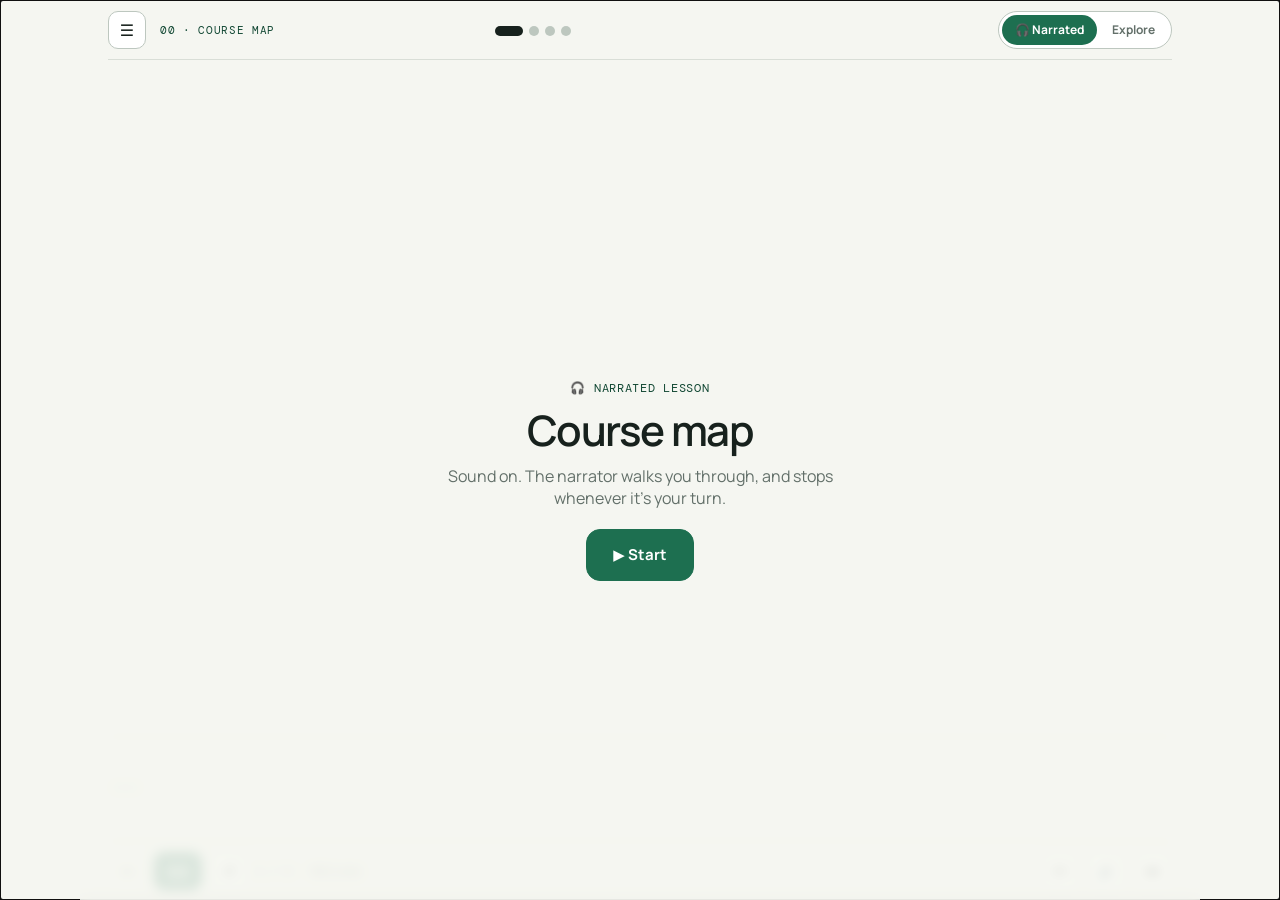
<file: index.html>
<!doctype html>
<html lang="en">
  <head>
    <meta charset="UTF-8" />
    <!-- Narration audio host (tools/voice.py deploy). Empty: use the local audio/ folder. -->
    <meta name="audio-base" content="https://nout-audio.yourshirtisajoke.workers.dev" />
    <meta name="viewport" content="width=device-width, initial-scale=1.0" />
    <meta
      name="description"
      content="Data Systems Lab — an interactive course for learning how databases work."
    />
    <title>Data Systems Lab</title>
    <link rel="icon" href="data:image/svg+xml,%3Csvg xmlns='http://www.w3.org/2000/svg' viewBox='0 0 32 32'%3E%3Crect width='32' height='32' rx='8' fill='%23c8ed76'/%3E%3Cpath d='M9 9h14v3H9zm0 6h10v3H9zm0 6h7v3H9z' fill='%23124834'/%3E%3C/svg%3E" />
    <link rel="preconnect" href="https://fonts.googleapis.com" />
    <link rel="preconnect" href="https://fonts.gstatic.com" crossorigin />
    <link
      href="https://fonts.googleapis.com/css2?family=DM+Mono:wght@400;500&family=Manrope:wght@400;500;600;700&display=swap"
      rel="stylesheet"
    />
    <link rel="stylesheet" href="styles.css?v=3d871efba7" />
    <link rel="stylesheet" href="styles/lab-kit.css?v=287733c97e" />
    <link rel="stylesheet" href="styles/modeling.css?v=63abb114a9" />
    <link rel="stylesheet" href="styles/storage.css?v=c1d094e9cf" />
    <link rel="stylesheet" href="styles/guided.css?v=355d705cbf" />
    <link rel="stylesheet" href="styles/vocab.css?v=2d7bd31c13" />
    <link rel="stylesheet" href="styles/narrator.css?v=2185fcabb4" />
    <link rel="stylesheet" href="styles/operations.css?v=19ba1d2ff0" />
    <link rel="stylesheet" href="styles/engine-lens.css?v=2673983b27" />
    <link rel="stylesheet" href="styles/cross-engine-indexes.css?v=83994b1281" />
    <link rel="stylesheet" href="styles/practice.css?v=fe10631853" />
    <link rel="stylesheet" href="styles/sql.css?v=effc151abc" />
    <link rel="stylesheet" href="styles/select.css?v=7eb44799cf" />
    <link rel="stylesheet" href="styles/joins.css?v=c50116e187" />
    <link rel="stylesheet" href="styles/group.css?v=aef463bb53" />
    <link rel="stylesheet" href="styles/sub.css?v=dcc29a40bb" />
    <link rel="stylesheet" href="styles/window.css?v=6d42b9fe27" />
    <link rel="stylesheet" href="styles/null.css?v=c0e42f958a" />
    <link rel="stylesheet" href="styles/keys.css?v=1dc6834725" />
    <link rel="stylesheet" href="styles/models.css?v=d5ed328775" />
    <link rel="stylesheet" href="styles/latency.css?v=e3032ee68a" />
  </head>
  <body>
    <div class="app-shell">
      <aside class="sidebar" aria-label="Course navigation">
        <button type="button" class="nav-close" data-nav-close aria-label="Close course navigation">✕</button>
        <a class="brand" href="#/welcome" aria-label="Data Systems Lab home">
          <span class="brand-mark" aria-hidden="true">
            <span></span><span></span><span></span>
          </span>
          <span>
            <strong>Data Systems</strong>
            <small>Interactive lab</small>
          </span>
        </a>

        <div class="progress-block">
          <div class="progress-label">
            <span>Course progress</span>
            <strong id="progress-percent">0%</strong>
          </div>
          <div class="progress-track" aria-hidden="true">
            <div class="progress-fill" id="progress-fill"></div>
          </div>
        </div>

        <nav id="course-nav"></nav>

        <div class="sidebar-footer">
          <span class="status-dot"></span>
          Progress saves in this browser
          <div class="sidebar-backup">
            <button type="button" data-backup>Back up</button>
            <label>Restore<input type="file" accept="application/json,.json" data-restore hidden /></label>
          </div>
          <label class="sidebar-sound"><input type="checkbox" data-sound /> Sound effects</label>
        </div>
      </aside>

      <div class="nav-scrim" data-nav-close hidden></div>
      <header class="mobile-header">
        <a class="brand" href="#/welcome">
          <span class="brand-mark" aria-hidden="true">
            <span></span><span></span><span></span>
          </span>
          <strong>Data Systems</strong>
        </a>
        <button class="icon-button" id="menu-button" aria-label="Open course navigation" aria-expanded="false">
          <span></span><span></span><span></span>
        </button>
      </header>

      <main id="lesson-root" tabindex="-1"></main>
    </div>

    <div class="toast" id="toast" role="status" aria-live="polite"></div>
    <script src="js/core.js?v=79eb73f40f"></script>
    <script src="js/components/sfx.js?v=4e22b134c9"></script>
    <script src="js/components/quiz.js?v=2ad483ae4a"></script>
    <script src="js/components/lab-kit.js?v=7671745ff9"></script>
    <script src="js/components/guided.js?v=34bf7bd6b8"></script>
    <script src="js/components/narrator.js?v=2c63ad30a2"></script>
    <script src="js/components/vocab.js?v=428addd0c2"></script>
    <script src="js/components/sql.js?v=b8cc1ef369"></script>
    <script src="js/components/sql-scenes.js?v=3c878f75cd"></script>
    <script src="js/components/practice.js?v=3baed8776f"></script>
    <script src="js/pages/sql-sandbox.js?v=b890fa5c80"></script>
    <script src="js/components/engine-lens.js?v=a3b0e893f7"></script>
    <script src="js/lessons/welcome.js?v=5cece173fb"></script>
    <script src="js/lessons/welcome-narrated.js?v=f0344f36c0"></script>
    <script src="narration/welcome.js?v=efb08645eb"></script>
    <script src="js/lessons/modeling.js?v=1a11bf2776"></script>
    <script src="js/lessons/modeling-guided.js?v=4df3d75c82"></script>
    <script src="js/lessons/modeling-narrated.js?v=bb22c6e6a0"></script>
    <script src="narration/modeling.js?v=4405cc3dda"></script>
    <script src="js/lessons/select.js?v=35c6cd432b"></script>
    <script src="js/lessons/select-guided.js?v=a7cb2d22ce"></script>
    <script src="js/lessons/select-narrated.js?v=3530d2d585"></script>
    <script src="narration/select.js?v=82a4f03cd6"></script>
    <script src="js/lessons/joins.js?v=60bedc86f2"></script>
    <script src="js/lessons/joins-guided.js?v=96dbd2797a"></script>
    <script src="js/lessons/joins-narrated.js?v=e9745b4a44"></script>
    <script src="narration/joins.js?v=1accdb3571"></script>
    <script src="js/lessons/group.js?v=4f8ecd841c"></script>
    <script src="js/lessons/group-guided.js?v=1deebc552d"></script>
    <script src="js/lessons/group-narrated.js?v=3904c7ad6b"></script>
    <script src="narration/group.js?v=08b3d151c6"></script>
    <script src="js/lessons/sub.js?v=a8a470782d"></script>
    <script src="js/lessons/sub-guided.js?v=6fe3e46439"></script>
    <script src="js/lessons/sub-narrated.js?v=d159c425d5"></script>
    <script src="narration/sub.js?v=af15240327"></script>
    <script src="js/lessons/window.js?v=b30e805c3f"></script>
    <script src="js/lessons/window-guided.js?v=7e6e1c9560"></script>
    <script src="js/lessons/window-narrated.js?v=cd6e9c864c"></script>
    <script src="narration/window.js?v=0aa5eceb1c"></script>
    <script src="js/lessons/null.js?v=16251081ef"></script>
    <script src="js/lessons/null-guided.js?v=869da2b2d5"></script>
    <script src="js/lessons/null-narrated.js?v=df4a28cc3c"></script>
    <script src="narration/null.js?v=58cc769e38"></script>
    <script src="js/lessons/keys.js?v=ebfa08c95c"></script>
    <script src="js/lessons/keys-guided.js?v=04f0d59bfc"></script>
    <script src="js/lessons/keys-narrated.js?v=2e9fdbc534"></script>
    <script src="narration/keys.js?v=7c01caf628"></script>
    <script src="js/lessons/models.js?v=6ca0bfdc80"></script>
    <script src="js/lessons/models-guided.js?v=3dd5be8c5f"></script>
    <script src="js/lessons/models-narrated.js?v=870e3cf5dc"></script>
    <script src="narration/models.js?v=668621abc8"></script>
    <script src="js/lessons/latency.js?v=a56ff818ca"></script>
    <script src="js/lessons/latency-guided.js?v=3a945b9667"></script>
    <script src="js/lessons/latency-narrated.js?v=59946b63a6"></script>
    <script src="narration/latency.js?v=d5277ce75a"></script>
    <script src="js/lessons/storage.js?v=b30ef52ee2"></script>
    <script src="js/lessons/storage-guided.js?v=b76480a33e"></script>
    <script src="js/lessons/storage-narrated.js?v=aca183f93a"></script>
    <script src="narration/pages.js?v=5ffc0038ec"></script>
    <script src="js/lessons/index-layout.js?v=f3ed13f727"></script>
    <script src="js/lessons/indexes.js?v=62cf9754b6"></script>
    <script src="js/lessons/access-paths.js?v=de08532e03"></script>
    <script src="js/lessons/index-operations.js?v=ca5eac1531"></script>
    <script src="js/lessons/btree-writes.js?v=d39e01db75"></script>
    <script src="js/lessons/bloom.js?v=0a0266cec6"></script>
    <script src="js/lessons/columnar-lsm.js?v=ad53d6bfe5"></script>
    <script src="js/lessons/index-quiz.js?v=d4d8d0a6e1"></script>
    <script src="js/lessons/query-planning.js?v=5f2ed96639"></script>
    <script src="js/lessons/acid-foundations.js?v=2f917b6260"></script>
    <script src="js/lessons/transactions.js?v=0ac52e44de"></script>
    <script src="js/lessons/mvcc-snapshots.js?v=f1232a8d1d"></script>
    <script src="js/lessons/serializability.js?v=891092842a"></script>
    <script src="js/lessons/consistency.js?v=2636564b40"></script>
    <script src="js/lessons/durability.js?v=f629b99f04"></script>
    <script src="js/lessons/acid-quiz.js?v=4abfc1497f"></script>
    <script src="js/lessons/replication.js?v=dfa17035b9"></script>
    <script src="js/lessons/incident.js?v=efe25c485f"></script>
    <script src="js/lessons/tuple-versions.js?v=4f2f0bed61"></script>
    <script src="js/lessons/vacuum.js?v=904aacda7f"></script>
    <script src="js/lessons/join-algorithms.js?v=d4bc57bb2c"></script>
    <script src="js/lessons/memory-spills.js?v=7470e6f811"></script>
    <script src="js/lessons/deadlocks.js?v=4dcf7523bc"></script>
    <script src="js/lessons/partitioning.js?v=e65a3fc8bb"></script>
    <script src="js/lessons/predicate-indexes.js?v=3509e984e3"></script>
    <script src="js/lessons/specialized-indexes.js?v=a0139aa71c"></script>
    <script src="js/lessons/index-observability.js?v=7bac788f65"></script>
    <script src="js/lessons/migration-capstone.js?v=ecb85f06eb"></script>
    <script src="app.js?v=48b6d249fb"></script>
  </body>
</html>
</file>
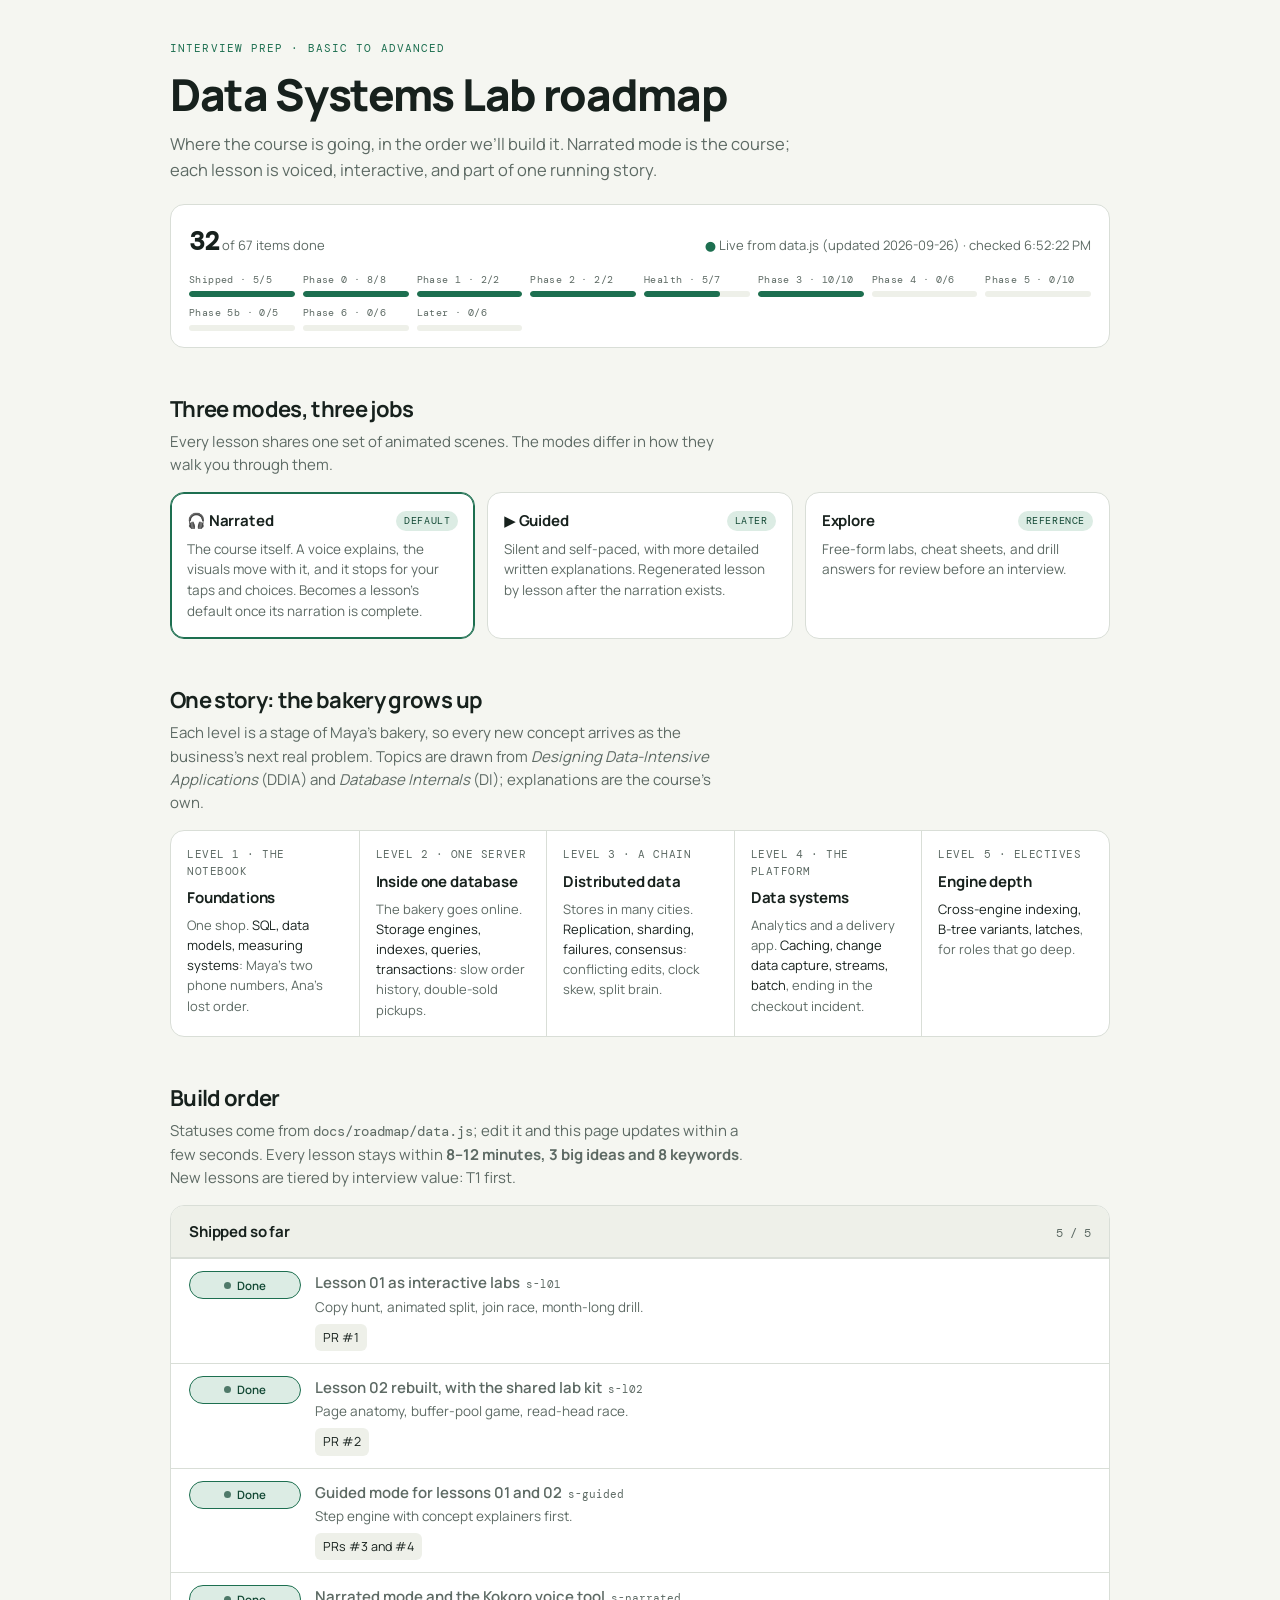
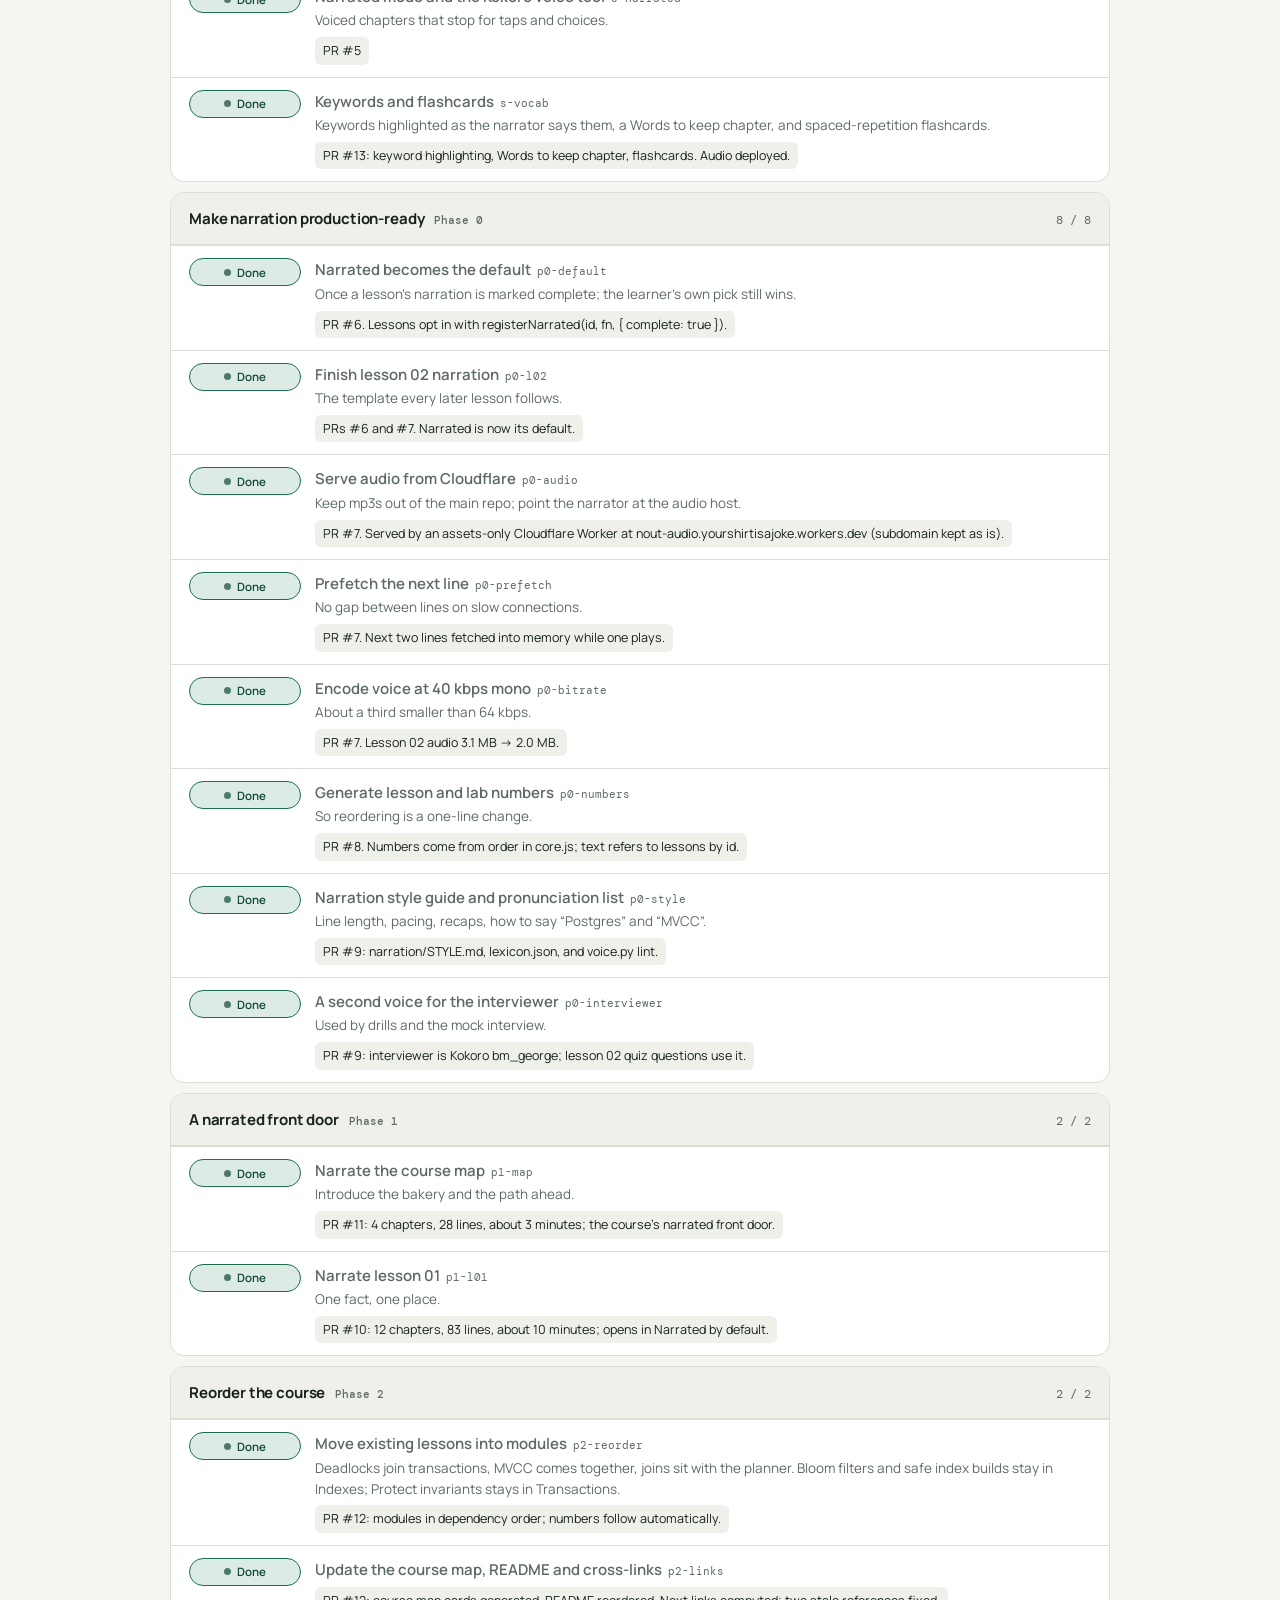
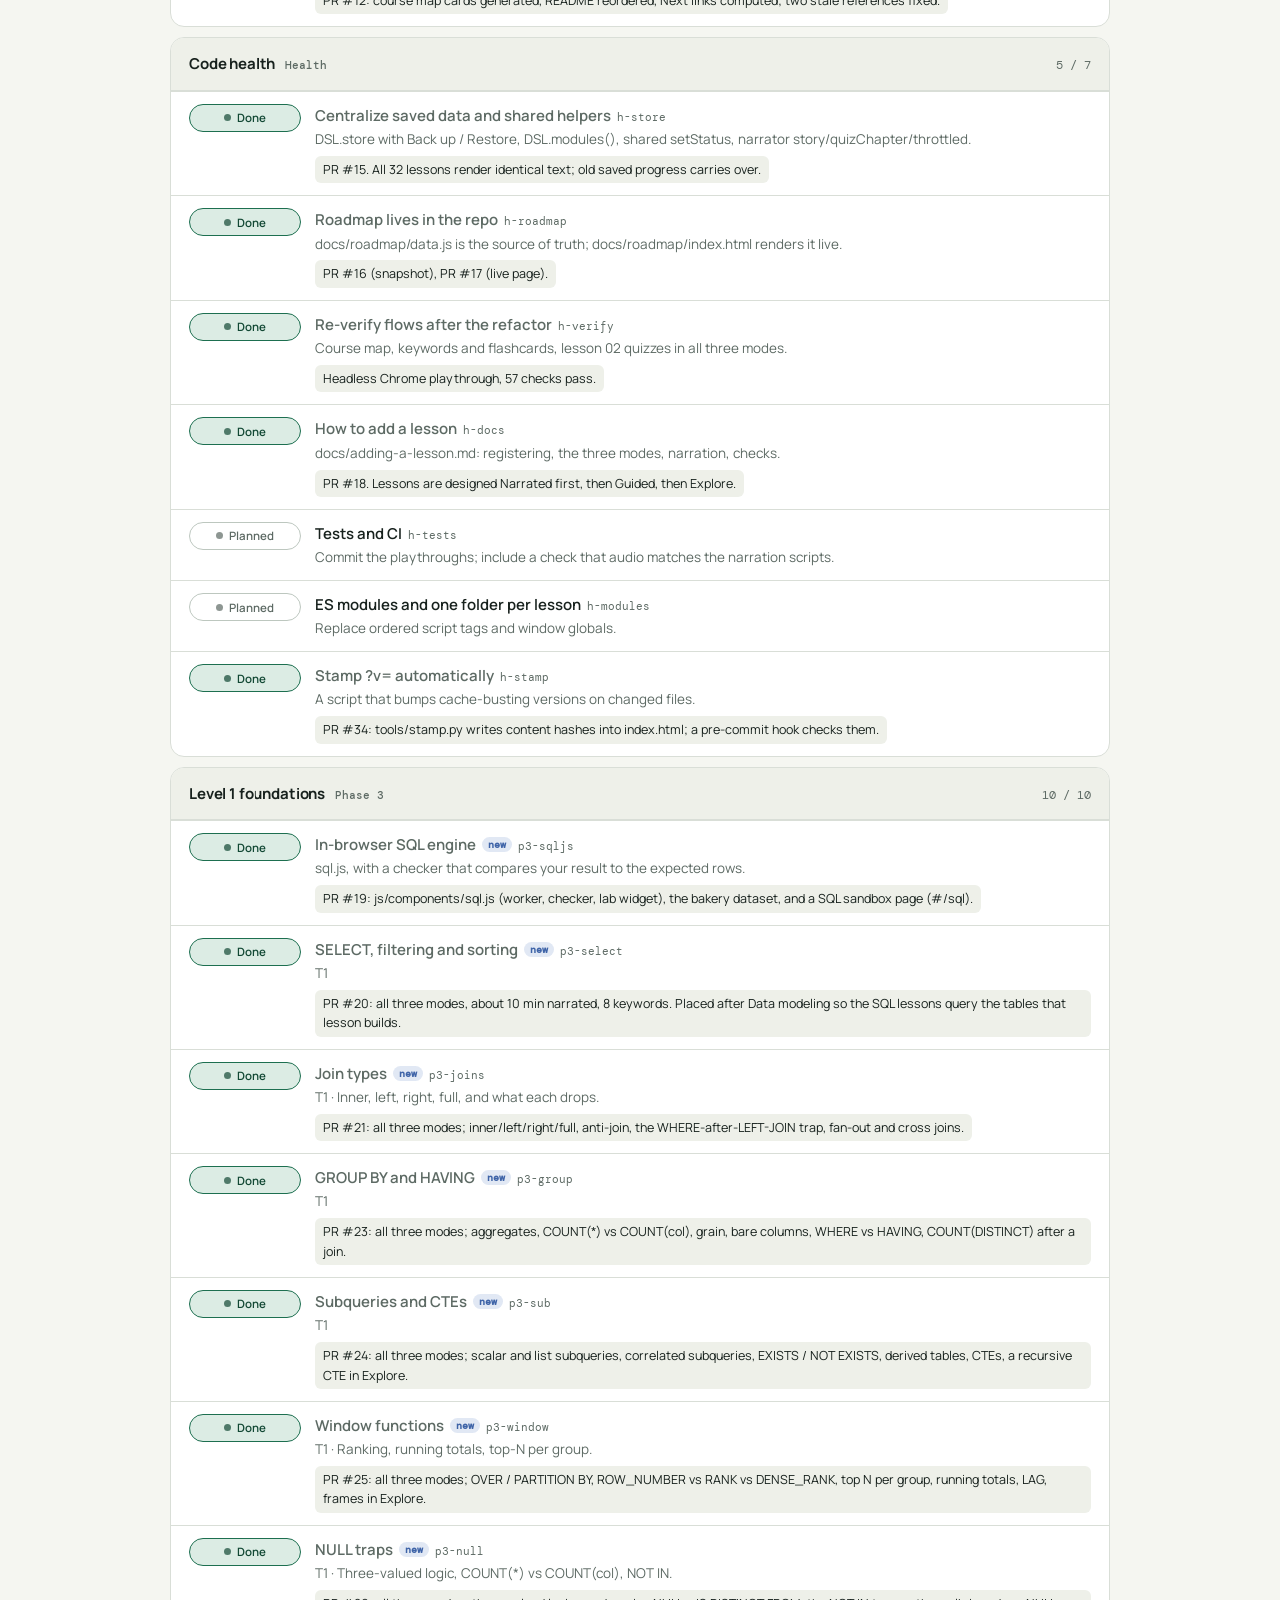
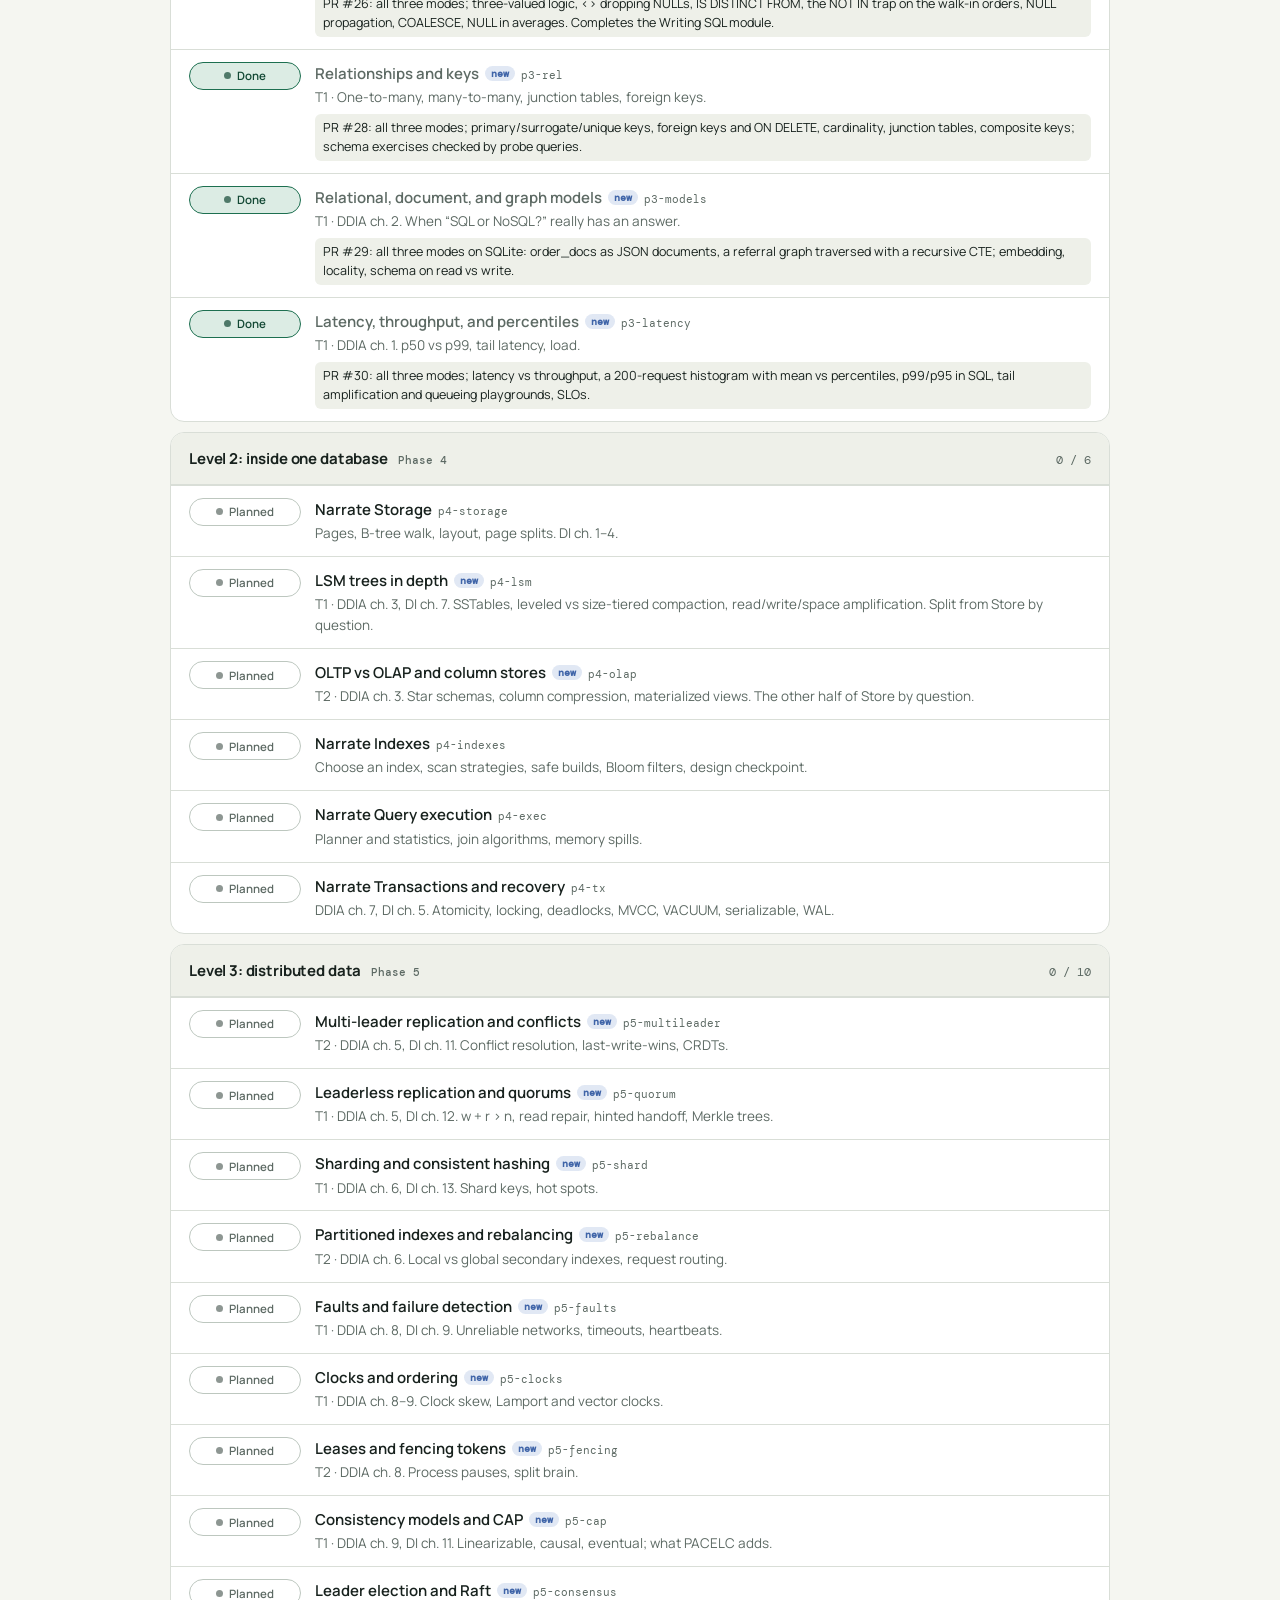
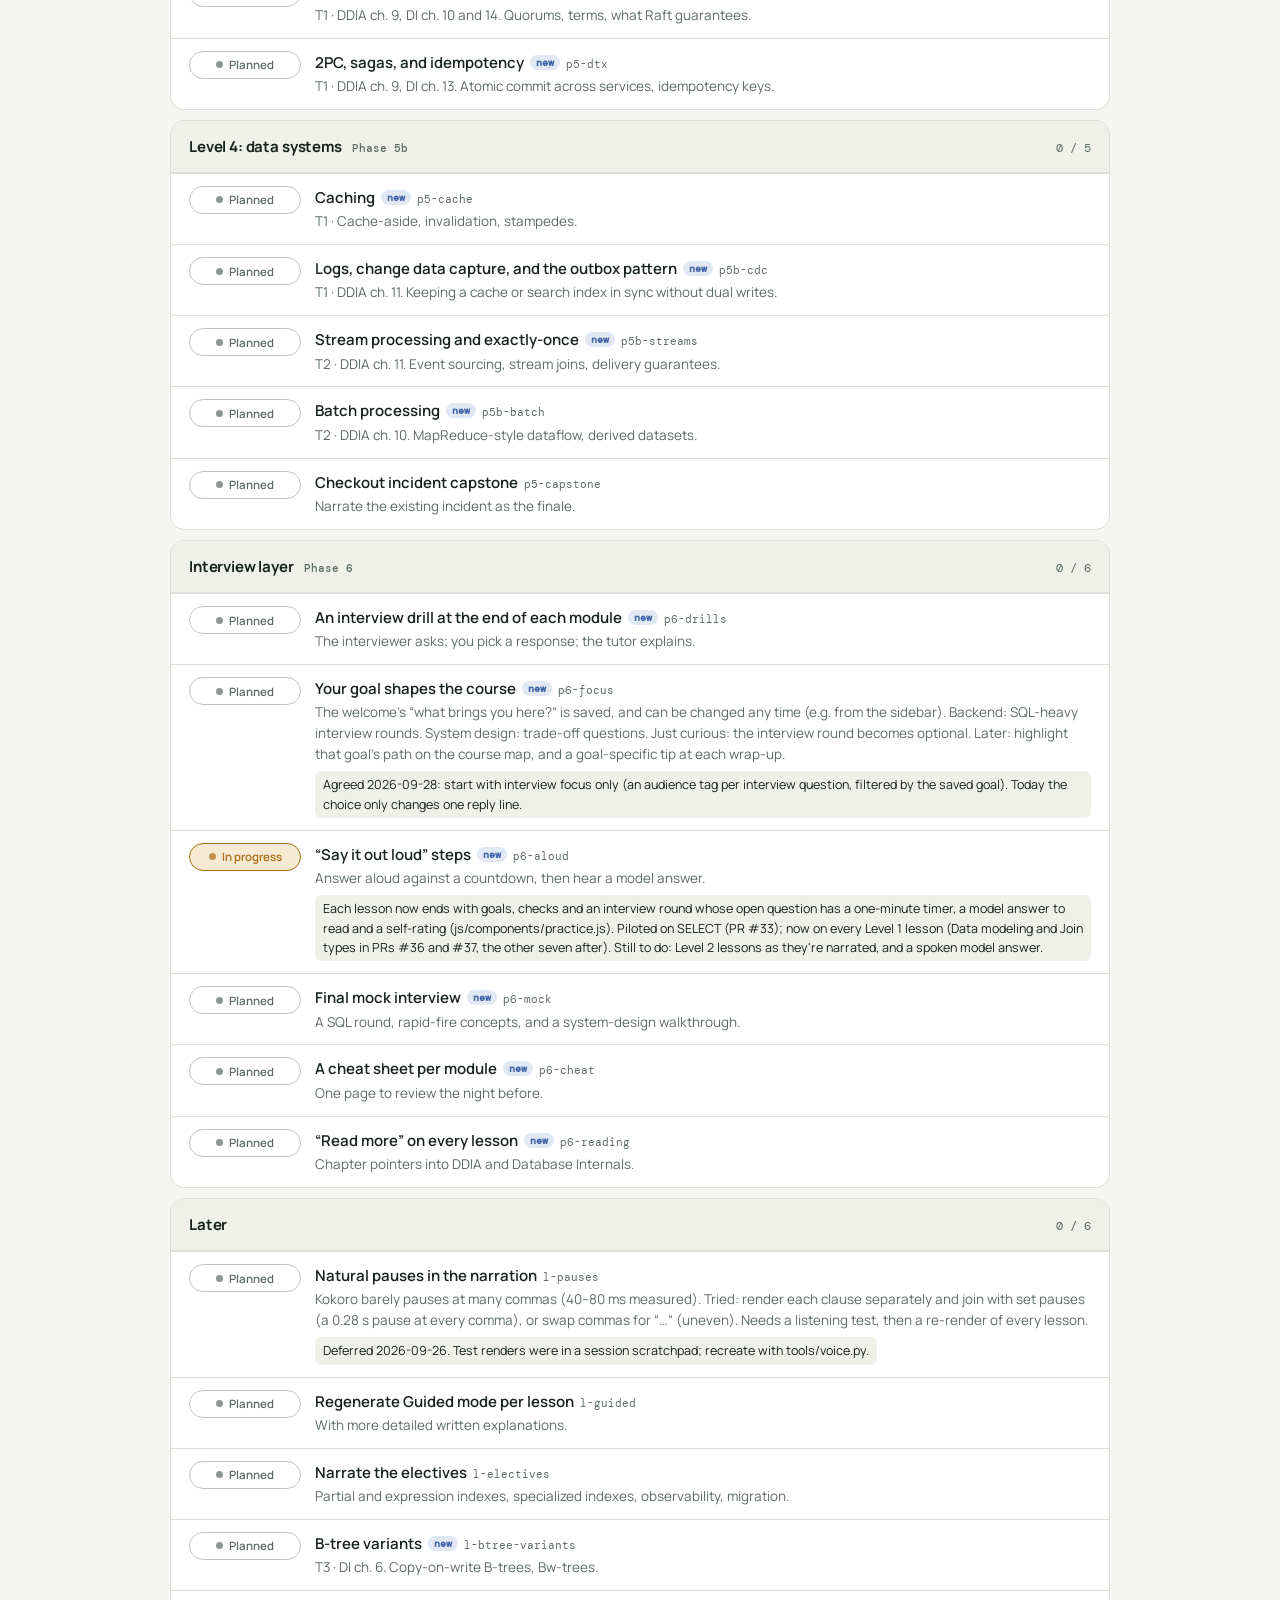
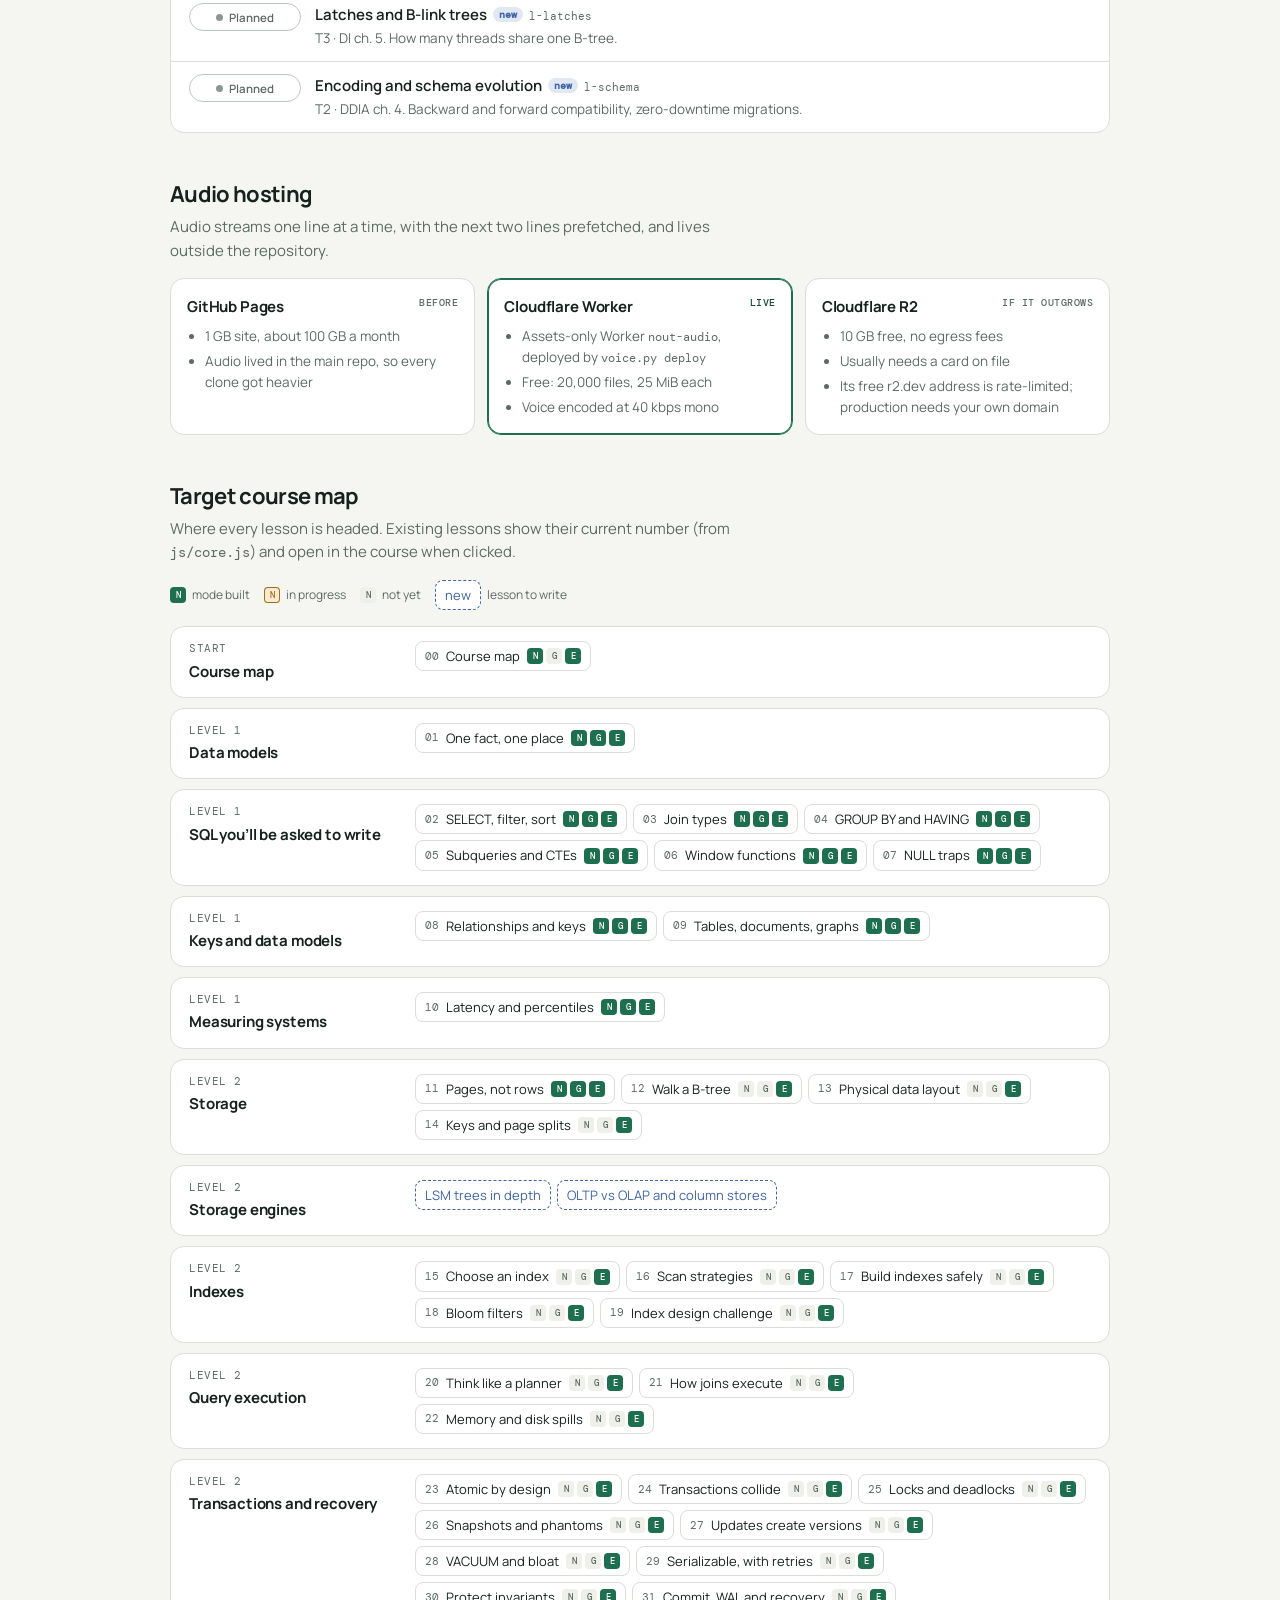
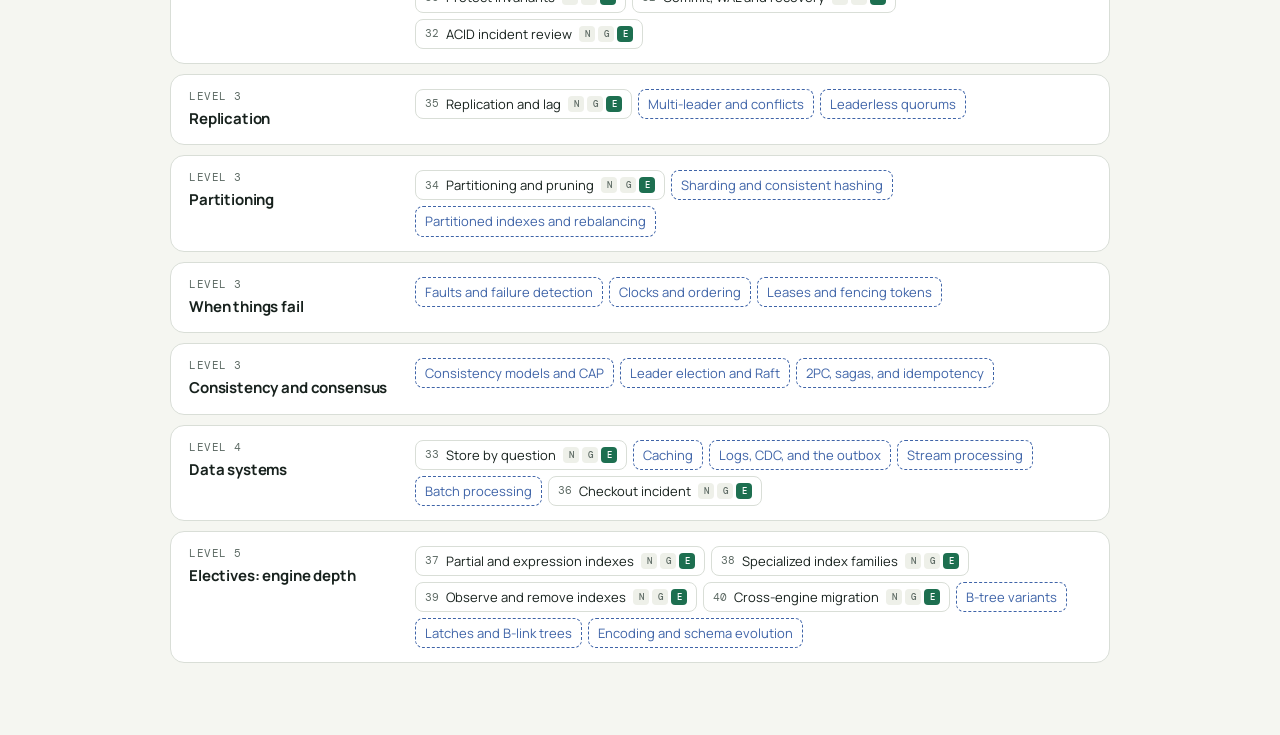
<file: docs/roadmap/index.html>
<!doctype html>
<html lang="en">
<head>
<meta charset="utf-8">
<meta name="viewport" content="width=device-width,initial-scale=1,viewport-fit=cover">
<title>Data Systems Lab Roadmap</title>
<link rel="preconnect" href="https://fonts.googleapis.com">
<link rel="preconnect" href="https://fonts.gstatic.com" crossorigin>
<link rel="stylesheet" href="https://fonts.googleapis.com/css2?family=DM+Mono:wght@400;500&family=Manrope:wght@400;500;600;700;800&display=swap">
<style>
  :root {
    --bg: #f5f6f1;
    --surface: #ffffff;
    --surface-soft: #eef0e9;
    --ink: #17211d;
    --muted: #5d6a64;
    --line: #d9ded7;
    --line-strong: #bdc7bf;
    --green: #1d6f50;
    --green-deep: #124834;
    --green-soft: #dcece4;
    --amber: #a86d12;
    --amber-soft: #f6ead3;
    --coral: #d2573a;
    --coral-soft: #f9e4de;
    --blue: #3f64a8;
    --blue-soft: #e1e8f4;
    --font: "Manrope", system-ui, -apple-system, "Segoe UI", sans-serif;
    --mono: "DM Mono", ui-monospace, "SFMono-Regular", Menlo, monospace;
    color-scheme: light;
  }
  @media (prefers-color-scheme: dark) {
    :root {
      color-scheme: dark;
      --bg: #111815;
      --surface: #18211d;
      --surface-soft: #1f2a25;
      --ink: #e6ede8;
      --muted: #97a59e;
      --line: #2b3832;
      --line-strong: #3b4a43;
      --green: #5cc497;
      --green-deep: #9fe0bf;
      --green-soft: #1d3a2e;
      --amber: #e3ac4f;
      --amber-soft: #3a2f1a;
      --coral: #f08a6f;
      --coral-soft: #3d2520;
      --blue: #8eaee6;
      --blue-soft: #1e2a3d;
    }
  }

  * { box-sizing: border-box; }
  body { margin: 0; background: var(--bg); color: var(--ink); font-family: var(--font); font-size: 15px; line-height: 1.55; -webkit-font-smoothing: antialiased; }
  a { color: inherit; }
  .wrap { display: grid; gap: 44px; width: min(100%, 980px); margin: 0 auto; padding-inline: 20px; padding-block: 40px 72px; }
  h1, h2, h3 { margin: 0; text-wrap: balance; letter-spacing: -.03em; }
  h1 { font-size: clamp(30px, 5vw, 44px); line-height: 1.05; font-weight: 800; }
  h2 { font-size: 22px; font-weight: 700; }
  h3 { font-size: 15px; font-weight: 700; letter-spacing: -.01em; }
  p { margin: 0; }
  code { font-family: var(--mono); font-size: .9em; }
  .eyebrow { color: var(--green); font-family: var(--mono); font-size: 11px; letter-spacing: .1em; text-transform: uppercase; }
  .lede { max-width: 62ch; color: var(--muted); font-size: 16.5px; }
  .section { display: grid; gap: 16px; }
  .section-head { display: grid; gap: 4px; }
  .section-head p { color: var(--muted); max-width: 64ch; }

  header { display: grid; gap: 14px; }
  .summary { display: grid; gap: 10px; margin-top: 8px; padding: 16px 18px; border: 1px solid var(--line); border-radius: 14px; background: var(--surface); }
  .summary-top { display: flex; flex-wrap: wrap; align-items: baseline; justify-content: space-between; gap: 8px 18px; }
  .summary-top b { font-family: var(--mono); font-size: 26px; font-variant-numeric: tabular-nums; letter-spacing: -.04em; }
  .summary-top span { color: var(--muted); font-size: 13px; }
  .phase-bars { display: grid; grid-template-columns: repeat(auto-fit, minmax(96px, 1fr)); gap: 8px; }
  .phase-bar { display: grid; gap: 4px; }
  .phase-bar small { color: var(--muted); font-family: var(--mono); font-size: 10px; letter-spacing: .04em; white-space: nowrap; overflow: hidden; text-overflow: ellipsis; }
  .phase-bar i { display: block; height: 6px; border-radius: 99px; background: var(--surface-soft); overflow: hidden; }
  .phase-bar i b { display: block; height: 100%; border-radius: inherit; background: var(--green); transition: width .5s ease; }
  .sync { font-size: 12px; color: var(--muted); }
  .sync.live::before { content: "● "; color: var(--green); }
  .sync.stale::before { content: "● "; color: var(--coral); }

  .modes { display: grid; grid-template-columns: repeat(3, minmax(0, 1fr)); gap: 12px; }
  .mode { display: grid; gap: 6px; align-content: start; padding: 16px; border: 1px solid var(--line); border-radius: 14px; background: var(--surface); }
  .mode.primary { border-color: var(--green); box-shadow: inset 0 0 0 1px var(--green); }
  .mode-name { display: flex; align-items: center; justify-content: space-between; gap: 8px; }
  .mode-name span { font-family: var(--mono); font-size: 10px; letter-spacing: .06em; text-transform: uppercase; color: var(--green-deep); background: var(--green-soft); padding: 2px 8px; border-radius: 99px; }
  .mode p { color: var(--muted); font-size: 13.5px; }

  .levels { display: grid; grid-template-columns: repeat(5, minmax(0, 1fr)); border: 1px solid var(--line); border-radius: 14px; overflow: hidden; background: var(--surface); }
  .level { display: grid; gap: 6px; align-content: start; padding: 16px; border-left: 1px solid var(--line); }
  .level:first-child { border-left: 0; }
  .level .stage { font-family: var(--mono); font-size: 10.5px; color: var(--muted); letter-spacing: .05em; text-transform: uppercase; }
  .level p { font-size: 13px; color: var(--muted); }
  .level em { font-style: normal; color: var(--ink); }

  .phase { display: grid; gap: 0; border: 1px solid var(--line); border-radius: 14px; background: var(--surface); overflow: hidden; }
  .phase-head { display: flex; align-items: baseline; justify-content: space-between; gap: 12px; padding: 14px 18px; border-bottom: 1px solid var(--line); background: var(--surface-soft); }
  .phase-head h3 { display: flex; align-items: baseline; gap: 10px; }
  .phase-head h3 small { font-family: var(--mono); font-size: 11px; font-weight: 500; color: var(--muted); letter-spacing: 0; }
  .phase-head .count { font-family: var(--mono); font-size: 12px; color: var(--muted); font-variant-numeric: tabular-nums; white-space: nowrap; }
  .item { display: grid; grid-template-columns: 112px minmax(0, 1fr); gap: 14px; align-items: start; padding: 12px 18px; border-top: 1px solid var(--line); }
  .item:first-of-type { border-top: 0; }
  .item-body { display: grid; gap: 2px; }
  .item-title { font-weight: 600; }
  .item-id { margin-left: 6px; font-family: var(--mono); font-size: 10.5px; font-weight: 400; color: var(--muted); }
  .item-detail { color: var(--muted); font-size: 13.5px; }
  .item-note { margin-top: 4px; font-size: 12.5px; color: var(--ink); padding: 4px 8px; border-radius: 6px; background: var(--surface-soft); justify-self: start; }
  .item.status-done .item-title { color: var(--muted); }
  .item.flash { animation: flash 1.6s ease; }
  @keyframes flash { from { background: var(--blue-soft); } to { background: transparent; } }
  .tag-new { margin-left: 6px; padding: 1px 6px; border-radius: 99px; background: var(--blue-soft); color: var(--blue); font-family: var(--mono); font-size: 10px; vertical-align: 2px; }

  .pill { display: inline-flex; align-items: center; justify-content: center; gap: 6px; width: 100%; min-height: 28px; padding: 0 10px; border: 1px solid var(--line-strong); border-radius: 99px; background: var(--surface); color: var(--muted); font: 600 11.5px var(--font); }
  .pill::before { content: ""; width: 7px; height: 7px; border-radius: 50%; background: currentColor; opacity: .7; }
  .pill[data-status="progress"] { color: var(--amber); border-color: var(--amber); background: var(--amber-soft); }
  .pill[data-status="done"] { color: var(--green-deep); border-color: var(--green); background: var(--green-soft); }
  .pill[data-status="blocked"] { color: var(--coral); border-color: var(--coral); background: var(--coral-soft); }

  .audio { display: grid; grid-template-columns: repeat(3, minmax(0, 1fr)); gap: 12px; }
  .audio-card { display: grid; gap: 8px; align-content: start; padding: 16px; border: 1px solid var(--line); border-radius: 14px; background: var(--surface); }
  .audio-card.pick { border-color: var(--green); box-shadow: inset 0 0 0 1px var(--green); }
  .audio-card h3 { display: flex; justify-content: space-between; gap: 8px; }
  .audio-card h3 span { font-family: var(--mono); font-size: 10px; font-weight: 500; color: var(--muted); letter-spacing: .05em; text-transform: uppercase; }
  .audio-card.pick h3 span { color: var(--green-deep); }
  .audio-card ul { margin: 0; padding-left: 18px; display: grid; gap: 4px; font-size: 13.5px; color: var(--muted); }

  .map { display: grid; gap: 10px; }
  .module { display: grid; grid-template-columns: 210px minmax(0, 1fr); gap: 16px; padding: 14px 18px; border: 1px solid var(--line); border-radius: 14px; background: var(--surface); }
  .module-name { display: grid; gap: 2px; align-content: start; }
  .module-name small { font-family: var(--mono); font-size: 10.5px; color: var(--muted); letter-spacing: .05em; text-transform: uppercase; }
  .lessons { display: flex; flex-wrap: wrap; gap: 6px; align-content: start; }
  .lesson { display: inline-flex; align-items: center; gap: 7px; padding: 4px 9px; border: 1px solid var(--line); border-radius: 8px; font-size: 13px; background: var(--surface); text-decoration: none; }
  a.lesson:hover { border-color: var(--green); }
  .lesson.new { border-style: dashed; border-color: var(--blue); color: var(--blue); }
  .lesson code { font-family: var(--mono); font-size: 11px; color: var(--muted); }
  .modes-have { display: inline-flex; gap: 3px; }
  .modes-have i { width: 16px; height: 16px; display: inline-grid; place-items: center; border-radius: 4px; font: 500 9px var(--mono); font-style: normal; background: var(--surface-soft); color: var(--muted); }
  .modes-have i.on { background: var(--green); color: #fff; }
  .modes-have i.part { background: var(--amber-soft); color: var(--amber); box-shadow: inset 0 0 0 1px var(--amber); }
  .legend { display: flex; flex-wrap: wrap; gap: 14px; font-size: 12px; color: var(--muted); }
  .legend span { display: inline-flex; align-items: center; gap: 6px; }

  @media (max-width: 760px) {
    .modes, .audio { grid-template-columns: 1fr; }
    .levels { grid-template-columns: 1fr 1fr; }
    .level:nth-child(5) { grid-column: 1 / -1; }
    .level:nth-child(3) { border-left: 0; }
    .level:nth-child(n+3) { border-top: 1px solid var(--line); }
    .item { grid-template-columns: 1fr; gap: 6px; }
    .pill { width: auto; justify-self: start; }
    .module { grid-template-columns: 1fr; gap: 10px; }
  }
  @media (prefers-reduced-motion: reduce) { * { transition: none !important; animation: none !important; } }
</style>
</head>
<body>
<main class="wrap">
  <header>
    <span class="eyebrow">Interview prep · basic to advanced</span>
    <h1>Data Systems Lab roadmap</h1>
    <p class="lede">Where the course is going, in the order we’ll build it. Narrated mode is the course; each lesson is voiced, interactive, and part of one running story.</p>
    <div class="summary" aria-live="polite">
      <div class="summary-top"><div><b id="done-count">0</b> <span id="done-of">of 0 items done</span></div><span class="sync" id="sync">Loading data.js…</span></div>
      <div class="phase-bars" id="phase-bars"></div>
    </div>
  </header>

  <section class="section">
    <div class="section-head"><h2>Three modes, three jobs</h2><p>Every lesson shares one set of animated scenes. The modes differ in how they walk you through them.</p></div>
    <div class="modes">
      <div class="mode primary"><div class="mode-name"><h3>🎧 Narrated</h3><span>default</span></div><p>The course itself. A voice explains, the visuals move with it, and it stops for your taps and choices. Becomes a lesson’s default once its narration is complete.</p></div>
      <div class="mode"><div class="mode-name"><h3>▶ Guided</h3><span>later</span></div><p>Silent and self-paced, with more detailed written explanations. Regenerated lesson by lesson after the narration exists.</p></div>
      <div class="mode"><div class="mode-name"><h3>Explore</h3><span>reference</span></div><p>Free-form labs, cheat sheets, and drill answers for review before an interview.</p></div>
    </div>
  </section>

  <section class="section">
    <div class="section-head"><h2>One story: the bakery grows up</h2><p>Each level is a stage of Maya’s bakery, so every new concept arrives as the business’s next real problem. Topics are drawn from <em>Designing Data-Intensive Applications</em> (DDIA) and <em>Database Internals</em> (DI); explanations are the course’s own.</p></div>
    <div class="levels">
      <div class="level"><span class="stage">Level 1 · the notebook</span><h3>Foundations</h3><p>One shop. <em>SQL, data models, measuring systems</em>: Maya’s two phone numbers, Ana’s lost order.</p></div>
      <div class="level"><span class="stage">Level 2 · one server</span><h3>Inside one database</h3><p>The bakery goes online. <em>Storage engines, indexes, queries, transactions</em>: slow order history, double-sold pickups.</p></div>
      <div class="level"><span class="stage">Level 3 · a chain</span><h3>Distributed data</h3><p>Stores in many cities. <em>Replication, sharding, failures, consensus</em>: conflicting edits, clock skew, split brain.</p></div>
      <div class="level"><span class="stage">Level 4 · the platform</span><h3>Data systems</h3><p>Analytics and a delivery app. <em>Caching, change data capture, streams, batch</em>, ending in the checkout incident.</p></div>
      <div class="level"><span class="stage">Level 5 · electives</span><h3>Engine depth</h3><p><em>Cross-engine indexing, B-tree variants, latches</em>, for roles that go deep.</p></div>
    </div>
  </section>

  <section class="section">
    <div class="section-head"><h2>Build order</h2><p>Statuses come from <code>docs/roadmap/data.js</code>; edit it and this page updates within a few seconds. Every lesson stays within <b>8–12 minutes, 3 big ideas and 8 keywords</b>. New lessons are tiered by interview value: T1 first.</p></div>
    <div id="phases" class="map"></div>
  </section>

  <section class="section">
    <div class="section-head"><h2>Audio hosting</h2><p>Audio streams one line at a time, with the next two lines prefetched, and lives outside the repository.</p></div>
    <div class="audio">
      <div class="audio-card"><h3>GitHub Pages <span>before</span></h3><ul><li>1 GB site, about 100 GB a month</li><li>Audio lived in the main repo, so every clone got heavier</li></ul></div>
      <div class="audio-card pick"><h3>Cloudflare Worker <span>live</span></h3><ul><li>Assets-only Worker <code>nout-audio</code>, deployed by <code>voice.py deploy</code></li><li>Free: 20,000 files, 25 MiB each</li><li>Voice encoded at 40 kbps mono</li></ul></div>
      <div class="audio-card"><h3>Cloudflare R2 <span>if it outgrows</span></h3><ul><li>10 GB free, no egress fees</li><li>Usually needs a card on file</li><li>Its free r2.dev address is rate-limited; production needs your own domain</li></ul></div>
    </div>
  </section>

  <section class="section">
    <div class="section-head"><h2>Target course map</h2><p>Where every lesson is headed. Existing lessons show their current number (from <code>js/core.js</code>) and open in the course when clicked.</p></div>
    <div class="legend"><span><span class="modes-have"><i class="on">N</i></span> mode built</span><span><span class="modes-have"><i class="part">N</i></span> in progress</span><span><span class="modes-have"><i>N</i></span> not yet</span><span><span class="lesson new">new</span> lesson to write</span></div>
    <div id="map" class="map"></div>
  </section>
</main>

<!-- core.js gives the current lesson numbers; data.js is the roadmap itself. Both work over file://. -->
<script src="../../js/core.js"></script>
<script>
  const STATUSES = ["planned", "progress", "done", "blocked"];
  const LABEL = { planned: "Planned", progress: "In progress", done: "Done", blocked: "Blocked" };
  const POLL_MS = 3000;
  const esc = (s) => String(s).replace(/[&<>"]/g, (c) => ({ "&": "&amp;", "<": "&lt;", ">": "&gt;", '"': "&quot;" }[c]));
  const stateOf = (item) => (STATUSES.includes(item.status) ? item.status : "planned");
  const lessonNumber = (id) => {
    try { return window.DataSystemsLab.lessonNumber(id); } catch (error) { return id; }
  };

  let data = null;
  let lastJson = "";
  let previous = {};

  function renderSummary() {
    const items = data.phases.flatMap((p) => p.items);
    const done = items.filter((item) => stateOf(item) === "done").length;
    document.getElementById("done-count").textContent = String(done);
    document.getElementById("done-of").textContent = `of ${items.length} items done`;
    document.getElementById("phase-bars").innerHTML = data.phases.map((p) => {
      const n = p.items.filter((item) => stateOf(item) === "done").length;
      return `<div class="phase-bar" title="${esc(p.name)}: ${n} of ${p.items.length}"><small>${esc(p.short)} · ${n}/${p.items.length}</small><i><b style="width:${(n / p.items.length) * 100}%"></b></i></div>`;
    }).join("");
  }

  function renderPhases() {
    document.getElementById("phases").innerHTML = data.phases.map((p) => {
      const n = p.items.filter((item) => stateOf(item) === "done").length;
      return `<div class="phase" id="${esc(p.id)}">
        <div class="phase-head"><h3>${esc(p.name)} ${p.id !== "shipped" && p.id !== "later" ? `<small>${esc(p.short)}</small>` : ""}</h3><span class="count">${n} / ${p.items.length}</span></div>
        ${p.items.map((item) => {
          const s = stateOf(item);
          const key = JSON.stringify([s, item.note || ""]);
          const changed = previous[item.id] !== undefined && previous[item.id] !== key;
          previous[item.id] = key;
          return `<div class="item status-${s}${changed ? " flash" : ""}">
            <span class="pill" data-status="${s}">${LABEL[s]}</span>
            <div class="item-body"><span class="item-title">${esc(item.title)}${item.isNew ? `<span class="tag-new">new</span>` : ""}<span class="item-id">${esc(item.id)}</span></span>${item.detail ? `<span class="item-detail">${esc(item.detail)}</span>` : ""}${item.note ? `<span class="item-note">${esc(item.note)}</span>` : ""}</div>
          </div>`;
        }).join("")}
      </div>`;
    }).join("");
  }

  function renderMap() {
    const box = (key, value) => `<i class="${value || ""}" title="${{ N: "Narrated", G: "Guided", E: "Explore" }[key]}${value === "on" ? " built" : value === "part" ? " in progress" : " not yet"}">${key}</i>`;
    document.getElementById("map").innerHTML = data.modules.map((m) => `<div class="module">
      <div class="module-name"><small>${esc(m.level)}</small><h3>${esc(m.name)}</h3></div>
      <div class="lessons">${m.lessons.map(([name, id, modes]) => id
        ? `<a class="lesson" href="../../index.html#/${esc(id)}" title="${esc(id)}"><code>${esc(lessonNumber(id))}</code>${esc(name)}<span class="modes-have">${["N", "G", "E"].map((k) => box(k, (modes || {})[k])).join("")}</span></a>`
        : `<span class="lesson new">${esc(name)}</span>`).join("")}</div>
    </div>`).join("");
  }

  function setSync(text, cls) {
    const sync = document.getElementById("sync");
    sync.textContent = text;
    sync.className = `sync ${cls}`;
  }

  // Re-read data.js by injecting a fresh script tag; unlike fetch, this also works when the page is opened from disk.
  function load() {
    window.ROADMAP = null;
    const script = document.createElement("script");
    script.src = `data.js?t=${Date.now()}`;
    script.onload = () => {
      script.remove();
      const json = JSON.stringify(window.ROADMAP || null);
      const time = new Date().toLocaleTimeString();
      if (!window.ROADMAP) {
        setSync("data.js has an error (check its syntax). Showing the last good version.", "stale");
        return;
      }
      if (json !== lastJson) {
        lastJson = json;
        data = window.ROADMAP;
        renderSummary();
        renderPhases();
        renderMap();
      }
      setSync(`Live from data.js${data.updated ? ` (updated ${data.updated})` : ""} · checked ${time}`, "live");
    };
    script.onerror = () => {
      script.remove();
      setSync("Can’t read data.js. Showing the last version loaded.", "stale");
    };
    document.body.appendChild(script);
  }

  load();
  setInterval(load, POLL_MS);
</script>
</body>
</html>
</file>
<file: styles.css>
:root {
  --bg: #f5f6f1;
  --surface: #ffffff;
  --surface-soft: #eef0e9;
  --ink: #17211d;
  --muted: #63706a;
  --line: #d9ded7;
  --line-strong: #bdc7bf;
  --green: #1d6f50;
  --green-deep: #124834;
  --green-soft: #dcece4;
  --lime: #c8ed76;
  --coral: #e96d4b;
  --coral-soft: #f9e4de;
  --blue: #4e74b8;
  --blue-soft: #e1e8f4;
  --amber: #b77818;
  --amber-soft: #f6ead3;
  --sidebar: #18231f;
  --sidebar-muted: #92a099;
  --radius-sm: 8px;
  --radius: 14px;
  --radius-lg: 22px;
  --shadow: 0 18px 50px rgba(23, 33, 29, 0.08);
  --font: "Manrope", system-ui, sans-serif;
  --mono: "DM Mono", ui-monospace, monospace;
}

* { box-sizing: border-box; }

[hidden] { display: none !important; }

html { scroll-behavior: smooth; }

body {
  margin: 0;
  min-width: 320px;
  color: var(--ink);
  background: var(--bg);
  font-family: var(--font);
  -webkit-font-smoothing: antialiased;
}

button, input, select { font: inherit; }
button, a { -webkit-tap-highlight-color: transparent; }
button { color: inherit; }
a { color: inherit; text-decoration: none; }

.app-shell { min-height: 100vh; }

.sidebar {
  position: fixed;
  inset: 0 auto 0 0;
  z-index: 20;
  width: 278px;
  padding: 28px 20px 18px;
  color: white;
  background: var(--sidebar);
  display: flex;
  flex-direction: column;
  overflow-y: auto;
}

.brand { display: flex; align-items: center; gap: 12px; }
.brand strong { display: block; font-size: 15px; letter-spacing: -0.02em; }
.brand small { display: block; margin-top: 2px; color: var(--sidebar-muted); font-size: 11px; letter-spacing: .08em; text-transform: uppercase; }
.brand-mark { width: 32px; height: 32px; display: grid; gap: 3px; padding: 6px; border-radius: 9px; background: var(--lime); }
.brand-mark span { display: block; height: 4px; border-radius: 2px; background: var(--green-deep); }
.brand-mark span:nth-child(2) { width: 75%; }
.brand-mark span:nth-child(3) { width: 48%; }

.progress-block { margin: 30px 4px 26px; }
.progress-label { display: flex; justify-content: space-between; align-items: center; margin-bottom: 9px; color: var(--sidebar-muted); font-size: 11px; }
.progress-label strong { color: white; font-family: var(--mono); font-size: 11px; }
.progress-track { height: 5px; overflow: hidden; border-radius: 10px; background: rgba(255,255,255,.12); }
.progress-fill { width: 0; height: 100%; border-radius: inherit; background: var(--lime); transition: width .35s ease; }

.nav-module { margin-bottom: 22px; }
.nav-module-title { margin: 0 10px 8px; color: #718079; font-size: 10px; font-weight: 700; letter-spacing: .11em; text-transform: uppercase; }
.nav-link { display: flex; align-items: center; gap: 10px; width: 100%; min-height: 42px; padding: 8px 10px; border-radius: 9px; color: #b6c0bb; font-size: 13px; line-height: 1.3; transition: background .18s, color .18s; }
.nav-link:hover { color: white; background: rgba(255,255,255,.06); }
.nav-link.active { color: white; background: rgba(200, 237, 118, .12); }
.nav-number { flex: 0 0 auto; width: 23px; height: 23px; display: grid; place-items: center; border: 1px solid #4b5a53; border-radius: 50%; font-family: var(--mono); font-size: 9px; }
.nav-link.active .nav-number { color: var(--green-deep); border-color: var(--lime); background: var(--lime); }
.nav-link.completed .nav-number { color: var(--lime); border-color: var(--lime); }
.nav-link.completed .nav-number::before { content: "✓"; font-size: 11px; }
.nav-link.completed .nav-number span { display: none; }
.sidebar-footer { margin-top: auto; padding: 18px 8px 0; border-top: 1px solid rgba(255,255,255,.08); color: var(--sidebar-muted); font-size: 10px; }
.sidebar-backup { display: flex; gap: 6px; margin-top: 10px; }
.sidebar-backup button, .sidebar-backup label { padding: 4px 10px; border: 1px solid rgba(255,255,255,.14); border-radius: 7px; color: var(--sidebar-muted); background: transparent; font: inherit; font-size: 10.5px; font-weight: 700; cursor: pointer; }
.sidebar-backup button:hover, .sidebar-backup label:hover { color: white; border-color: rgba(255,255,255,.35); }
.sidebar-sound { display: flex; align-items: center; gap: 6px; margin-top: 10px; color: var(--sidebar-muted); font-size: 10.5px; font-weight: 700; cursor: pointer; }
.sidebar-sound input { accent-color: var(--lime); }
.status-dot { display: inline-block; width: 6px; height: 6px; margin-right: 7px; border-radius: 50%; background: var(--lime); box-shadow: 0 0 0 3px rgba(200,237,118,.12); }

.mobile-header { display: none; }
.nav-close { display: none; position: absolute; top: 18px; right: 14px; z-index: 1; width: 36px; height: 36px; border: 1px solid rgba(255,255,255,.18); border-radius: 10px; color: white; background: rgba(255,255,255,.08); font-size: 15px; cursor: pointer; }
.nav-scrim { position: fixed; inset: 0; z-index: 35; background: rgba(10, 16, 13, .5); animation: navScrimIn .2s ease-out; }
@keyframes navScrimIn { from { opacity: 0; } }
.sidebar.open { z-index: 40; }
body.nav-open { overflow: hidden; }
body.guided .nav-close { display: grid; place-items: center; }

main { margin-left: 278px; min-height: 100vh; }
.lesson { width: min(100%, 1040px); margin: 0 auto; padding: 54px 52px 72px; }

.lesson-header { max-width: 760px; margin-bottom: 34px; }
.eyebrow { display: flex; align-items: center; gap: 8px; margin-bottom: 15px; color: var(--green); font-size: 11px; font-weight: 700; letter-spacing: .1em; text-transform: uppercase; }
.eyebrow::before { content: ""; width: 20px; height: 2px; background: var(--green); }
h1, h2, h3, p { margin-top: 0; }
h1 { margin-bottom: 16px; font-size: clamp(34px, 5vw, 58px); line-height: 1.02; letter-spacing: -.055em; font-weight: 600; }
h1 em { color: var(--green); font-style: normal; }
h2 { margin-bottom: 12px; font-size: 26px; line-height: 1.15; letter-spacing: -.035em; font-weight: 600; }
h3 { margin-bottom: 8px; font-size: 16px; line-height: 1.3; }
.lede { max-width: 700px; color: var(--muted); font-size: 17px; line-height: 1.65; }
.lesson-meta { display: flex; flex-wrap: wrap; gap: 18px; margin-top: 22px; color: var(--muted); font-size: 12px; }
.meta-item { display: flex; align-items: center; gap: 7px; }
.meta-icon { width: 18px; height: 18px; display: grid; place-items: center; border-radius: 5px; color: var(--green); background: var(--green-soft); font-size: 10px; }

.lab { margin-top: 30px; padding: 26px; border: 1px solid var(--line); border-radius: var(--radius-lg); background: var(--surface); box-shadow: var(--shadow); }
.lab-top { display: flex; align-items: flex-start; justify-content: space-between; gap: 24px; margin-bottom: 24px; }
.lab-title { display: flex; align-items: center; gap: 10px; }
.lab-kicker { color: var(--green); font-family: var(--mono); font-size: 10px; letter-spacing: .08em; text-transform: uppercase; }
.lab-copy { max-width: 600px; color: var(--muted); font-size: 13px; line-height: 1.55; }
.lab-badge { flex: 0 0 auto; padding: 6px 9px; border-radius: 99px; color: var(--green-deep); background: var(--green-soft); font-family: var(--mono); font-size: 10px; }

.controls { display: flex; flex-wrap: wrap; align-items: end; gap: 12px; padding: 14px; border-radius: 12px; background: var(--surface-soft); }
.control { flex: 1 1 160px; }
.control.grow { flex-grow: 3; }
.control label, .control-label { display: block; margin: 0 0 7px 2px; color: var(--muted); font-size: 10px; font-weight: 700; letter-spacing: .06em; text-transform: uppercase; }
input[type="number"], input[type="text"], select {
  width: 100%; height: 40px; padding: 0 12px; border: 1px solid var(--line-strong); border-radius: 8px; outline: none; color: var(--ink); background: var(--surface); font-family: var(--mono); font-size: 12px;
}
input:focus, select:focus { border-color: var(--green); box-shadow: 0 0 0 3px rgba(29,111,80,.12); }
input[type="range"] { width: 100%; accent-color: var(--green); }

.button { min-height: 40px; padding: 0 16px; border: 1px solid var(--line-strong); border-radius: 8px; color: var(--ink); background: var(--surface); font-weight: 700; font-size: 12px; cursor: pointer; transition: transform .15s, border-color .15s, background .15s; }
.button:hover { transform: translateY(-1px); border-color: var(--green); }
.button:active { transform: translateY(0); }
.button.primary { color: white; border-color: var(--green); background: var(--green); }
.button.primary:hover { background: var(--green-deep); }
.button.ghost { border-color: transparent; background: transparent; }
.button:disabled { cursor: not-allowed; opacity: .5; transform: none; }

.viz-stage { position: relative; min-height: 300px; margin-top: 18px; padding: 24px; overflow: hidden; border: 1px solid var(--line); border-radius: 14px; background-color: #fbfcf9; background-image: radial-gradient(var(--line) .8px, transparent .8px); background-size: 17px 17px; }
.viz-caption { display: flex; align-items: center; justify-content: space-between; gap: 16px; margin-top: 14px; color: var(--muted); font-size: 11px; }
.live-status { display: flex; align-items: center; gap: 8px; color: var(--ink); }
.pulse { width: 7px; height: 7px; border-radius: 50%; background: var(--line-strong); }
.pulse.active { background: var(--coral); animation: pulse 1s infinite; }
@keyframes pulse { 50% { box-shadow: 0 0 0 6px rgba(233,109,75,0); } 0% { box-shadow: 0 0 0 0 rgba(233,109,75,.35); } }

.concept-grid { display: grid; grid-template-columns: repeat(3, 1fr); gap: 14px; margin: 26px 0; }
.concept-card { padding: 20px; border: 1px solid var(--line); border-radius: var(--radius); background: rgba(255,255,255,.62); }
.concept-number { display: block; margin-bottom: 20px; color: var(--green); font-family: var(--mono); font-size: 11px; }
.concept-card p { margin: 0; color: var(--muted); font-size: 13px; line-height: 1.55; }

.insight { display: flex; gap: 15px; margin: 24px 0; padding: 18px 20px; border-left: 3px solid var(--green); border-radius: 0 10px 10px 0; background: var(--green-soft); }
.insight-mark { color: var(--green); font-family: var(--mono); font-weight: 700; }
.insight p { margin: 0; font-size: 13px; line-height: 1.6; }

.lesson-footer { display: flex; justify-content: space-between; align-items: center; gap: 16px; margin-top: 34px; padding-top: 24px; border-top: 1px solid var(--line); }
.lesson-footer .button { min-height: 46px; }
.footer-actions { display: flex; flex-wrap: wrap; gap: 10px; }
.complete-button.done { color: var(--green-deep); border-color: var(--green-soft); background: var(--green-soft); }

/* Welcome */
.welcome-hero { position: relative; padding-top: 28px; }
.hero-orbit { position: absolute; top: 10px; right: 0; width: 260px; height: 260px; pointer-events: none; opacity: .8; }
.orbit-ring { position: absolute; inset: 20px; border: 1px solid var(--line); border-radius: 50%; }
.orbit-ring:nth-child(2) { inset: 65px; }
.orbit-node { position: absolute; width: 12px; height: 12px; border-radius: 50%; background: var(--green); box-shadow: 0 0 0 7px var(--green-soft); }
.orbit-node.one { top: 29px; left: 63px; }
.orbit-node.two { right: 26px; bottom: 71px; background: var(--coral); box-shadow: 0 0 0 7px var(--coral-soft); }
.orbit-node.three { left: 107px; bottom: 52px; width: 8px; height: 8px; background: var(--blue); box-shadow: 0 0 0 6px var(--blue-soft); }
.welcome-title { max-width: 750px; }
.path-grid { display: grid; grid-template-columns: repeat(2, 1fr); gap: 14px; margin-top: 36px; }
.path-card { position: relative; min-height: 170px; padding: 22px; overflow: hidden; border: 1px solid var(--line); border-radius: var(--radius); background: var(--surface); transition: transform .18s, border-color .18s; }
.path-card:hover { transform: translateY(-2px); border-color: var(--green); }
.path-card small { color: var(--green); font-family: var(--mono); font-size: 10px; text-transform: uppercase; }
.path-card h3 { margin-top: 30px; font-size: 19px; }
.path-card p { margin: 0; color: var(--muted); font-size: 12px; line-height: 1.5; }
.path-card .arrow { position: absolute; top: 18px; right: 18px; font-size: 18px; transition: transform .18s; }
.path-card:hover .arrow { transform: translate(3px, -3px); }

/* Pages lab */
.page-layout { display: grid; grid-template-columns: 1fr 1.55fr; gap: 24px; align-items: center; min-height: 270px; }
.disk-stack { position: relative; width: 180px; height: 190px; margin: auto; }
.disk-page { position: absolute; left: 0; width: 180px; height: 58px; display: flex; align-items: center; gap: 8px; padding: 9px 12px; border: 1px solid var(--line-strong); border-radius: 9px; background: var(--surface); box-shadow: 0 5px 10px rgba(23,33,29,.06); transition: transform .35s, border-color .35s, background .35s; }
.disk-page:nth-child(1) { top: 0; }
.disk-page:nth-child(2) { top: 45px; }
.disk-page:nth-child(3) { top: 90px; }
.disk-page:nth-child(4) { top: 135px; }
.disk-page.active { z-index: 4; border-color: var(--green); background: var(--green-soft); transform: translateX(18px); }
.record { flex: 1; height: 30px; display: grid; place-items: center; border-radius: 5px; color: var(--muted); background: var(--surface-soft); font-family: var(--mono); font-size: 8px; }
.disk-page.active .record.match { color: white; background: var(--green); }
.buffer-panel { padding: 18px; border: 1px dashed var(--line-strong); border-radius: 12px; background: rgba(255,255,255,.75); }
.buffer-title { margin-bottom: 12px; color: var(--muted); font-family: var(--mono); font-size: 10px; }
.buffer-slots { display: grid; grid-template-columns: repeat(2, 1fr); gap: 8px; }
.buffer-slot { min-height: 74px; display: grid; place-items: center; border-radius: 8px; color: var(--line-strong); background: var(--surface-soft); font-family: var(--mono); font-size: 10px; }
.buffer-slot.loaded { color: var(--green-deep); background: var(--green-soft); animation: loadIn .3s ease both; }
@keyframes loadIn { from { transform: translateY(8px); opacity: 0; } }

/* B-tree lab */
.btree { min-height: 270px; display: flex; flex-direction: column; justify-content: center; gap: 42px; }
.tree-row { position: relative; z-index: 2; display: flex; justify-content: center; gap: clamp(16px, 5vw, 70px); }
.tree-node { position: relative; display: flex; min-width: 94px; height: 48px; padding: 5px; border: 1px solid var(--line-strong); border-radius: 9px; background: var(--surface); box-shadow: 0 4px 12px rgba(23,33,29,.05); transition: .25s ease; }
.tree-node::before { content: attr(data-label); position: absolute; top: -18px; left: 50%; transform: translateX(-50%); color: var(--muted); font-family: var(--mono); font-size: 8px; white-space: nowrap; }
.tree-key { flex: 1; display: grid; place-items: center; min-width: 36px; padding: 0 7px; border-right: 1px solid var(--line); font-family: var(--mono); font-size: 11px; }
.tree-key:last-child { border: 0; }
.tree-node.visited { border-color: var(--amber); background: var(--amber-soft); transform: translateY(-3px); }
.tree-node.found { border-color: var(--green); background: var(--green-soft); box-shadow: 0 0 0 4px rgba(29,111,80,.1); }
.tree-node.found .tree-key.match { color: white; border-radius: 5px; background: var(--green); }
.tree-connectors { position: absolute; inset: 0; z-index: 1; pointer-events: none; }
.tree-connectors line { stroke: var(--line-strong); stroke-width: 1.2; }
.tree-connectors line.active { stroke: var(--amber); stroke-width: 2.5; stroke-dasharray: 5 4; animation: dash .5s linear infinite; }
@keyframes dash { to { stroke-dashoffset: -9; } }
.io-counter { display: flex; align-items: baseline; gap: 6px; font-family: var(--mono); }
.io-counter strong { color: var(--green); font-size: 18px; }

/* Index types */
.index-picker { display: grid; grid-template-columns: repeat(4, 1fr); gap: 8px; margin-bottom: 18px; }
.index-option { padding: 12px 8px; border: 1px solid var(--line); border-radius: 9px; background: var(--surface); font-size: 11px; font-weight: 700; cursor: pointer; }
.index-option.active { color: white; border-color: var(--green); background: var(--green); }
.index-demo { display: grid; grid-template-columns: 1.15fr .85fr; gap: 24px; min-height: 270px; align-items: center; }
.index-visual { min-height: 220px; display: grid; place-items: center; }
.index-facts { display: grid; gap: 9px; }
.fact-row { display: grid; grid-template-columns: 95px 1fr; gap: 12px; padding-bottom: 9px; border-bottom: 1px solid var(--line); font-size: 11px; }
.fact-row span { color: var(--muted); }
.good { color: var(--green); }
.mixed { color: var(--amber); }
.poor { color: var(--coral); }
.mini-btree { display: flex; flex-direction: column; align-items: center; gap: 28px; }
.mini-row { display: flex; gap: 18px; }
.mini-node { padding: 10px 14px; border: 1px solid var(--green); border-radius: 7px; color: var(--green-deep); background: var(--green-soft); font-family: var(--mono); font-size: 10px; }
.hash-buckets { width: 100%; max-width: 330px; display: grid; gap: 7px; }
.bucket { display: grid; grid-template-columns: 46px 1fr; height: 35px; }
.bucket-key { display: grid; place-items: center; color: white; border-radius: 6px 0 0 6px; background: var(--green); font-family: var(--mono); font-size: 9px; }
.bucket-value { display: flex; align-items: center; padding-left: 14px; border: 1px solid var(--line); border-left: 0; border-radius: 0 6px 6px 0; background: var(--surface); font-family: var(--mono); font-size: 9px; }
.lsm-levels { width: 100%; max-width: 350px; display: grid; gap: 12px; }
.lsm-level { display: flex; align-items: center; gap: 10px; }
.lsm-label { width: 34px; color: var(--muted); font-family: var(--mono); font-size: 9px; }
.sstable { height: 27px; display: grid; place-items: center; border-radius: 5px; color: var(--green-deep); background: var(--green-soft); font-family: var(--mono); font-size: 8px; }
.inverted-visual { width: 100%; max-width: 360px; }
.term-row { display: grid; grid-template-columns: 80px 1fr; align-items: center; gap: 10px; margin: 8px 0; }
.term { padding: 6px 8px; border-radius: 5px; color: white; background: var(--green); font-family: var(--mono); font-size: 9px; text-align: center; }
.postings { display: flex; gap: 5px; }
.posting { width: 28px; height: 28px; display: grid; place-items: center; border-radius: 50%; background: var(--surface-soft); font-family: var(--mono); font-size: 8px; }

/* Query planner */
.plan-layout { display: grid; grid-template-columns: 1fr 1fr; gap: 18px; margin-top: 20px; }
.plan-card { position: relative; padding: 18px; border: 1px solid var(--line); border-radius: 12px; background: var(--surface); transition: border-color .25s, box-shadow .25s; }
.plan-card.winner { border-color: var(--green); box-shadow: 0 0 0 3px rgba(29,111,80,.09); }
.plan-card.winner::after { content: "PLANNER PICK"; position: absolute; top: 14px; right: 14px; color: var(--green); font-family: var(--mono); font-size: 8px; letter-spacing: .08em; }
.plan-cost { margin: 16px 0 12px; font-family: var(--mono); font-size: 28px; letter-spacing: -.05em; }
.plan-cost small { color: var(--muted); font-size: 10px; letter-spacing: 0; }
.cost-bar { height: 8px; overflow: hidden; border-radius: 8px; background: var(--surface-soft); }
.cost-fill { height: 100%; border-radius: inherit; background: var(--coral); transition: width .3s; }
.winner .cost-fill { background: var(--green); }
.plan-note { margin: 12px 0 0; color: var(--muted); font-size: 11px; line-height: 1.5; }
.range-value { color: var(--green); font-family: var(--mono); }

/* Transactions */
.schedule { display: grid; grid-template-columns: 90px 1fr 1fr; gap: 0; margin-top: 18px; overflow: hidden; border: 1px solid var(--line); border-radius: 11px; background: var(--surface); }
.schedule > div { min-height: 42px; display: flex; align-items: center; padding: 9px 12px; border-bottom: 1px solid var(--line); font-size: 11px; }
.schedule > div:nth-last-child(-n+3) { border-bottom: 0; }
.schedule-head { color: var(--muted); background: var(--surface-soft); font-weight: 700; }
.schedule-time { color: var(--muted); font-family: var(--mono); font-size: 9px !important; }
.tx-event { font-family: var(--mono); }
.tx-event.read { color: var(--blue); }
.tx-event.write { color: var(--coral); }
.tx-event.commit { color: var(--green); font-weight: 700; }
.tx-event.blocked { color: var(--amber); }
.balance-display { display: flex; justify-content: center; gap: 16px; margin-top: 22px; }
.balance-card { flex: 0 1 180px; padding: 16px; border-radius: 10px; background: var(--surface-soft); text-align: center; }
.balance-card small { display: block; color: var(--muted); font-size: 10px; }
.balance-card strong { display: block; margin-top: 5px; font-family: var(--mono); font-size: 22px; }

/* ACID foundations */
.acid-principles { grid-template-columns: repeat(4, minmax(0, 1fr)); }
.atomic-scene { display: grid; grid-template-columns: 1fr auto 1.25fr auto 1fr; gap: 10px; align-items: center; margin: 20px 0; }
.atomic-arrow { color: var(--green); font-family: var(--mono); font-size: 10px; text-align: center; }
.account-node, .transaction-envelope { min-width: 0; min-height: 116px; display: flex; flex-direction: column; justify-content: center; padding: 16px; border: 1px solid var(--line); border-radius: 11px; background: var(--surface); text-align: center; transition: border-color .22s, background .22s, transform .22s; }
.account-node small, .account-node span, .transaction-envelope small, .transaction-envelope span { color: var(--muted); font-size: 9px; overflow-wrap: anywhere; }
.account-node strong { display: block; margin: 7px 0; font-family: var(--mono); font-size: 24px; }
.transaction-envelope { border-style: dashed; background: var(--surface-soft); }
.transaction-envelope strong { display: block; margin: 8px 0; font-family: var(--mono); font-size: 11px; overflow-wrap: anywhere; }
.transaction-envelope.active, .transaction-envelope.committed { border-color: var(--green); background: var(--green-soft); transform: translateY(-3px); }
.transaction-envelope.open { border-color: var(--amber); background: var(--amber-soft); }
.transaction-envelope.failed, .transaction-envelope.rolled-back { border-color: var(--coral); background: var(--coral-soft); }
.transaction-log { display: grid; gap: 6px; margin: 16px 0; }
.transaction-log > div { display: grid; grid-template-columns: 48px 1fr; gap: 10px; align-items: center; min-height: 38px; padding: 8px 11px; border-radius: 8px; background: var(--surface-soft); }
.transaction-log span { color: var(--muted); font-family: var(--mono); font-size: 8px; }
.transaction-log strong { font-family: var(--mono); font-size: 9px; font-weight: 500; }
.transaction-log .committed { color: var(--green-deep); background: var(--green-soft); }
.transaction-log .pending { color: var(--blue); background: var(--blue-soft); }
.transaction-log .failed { color: #8f3d27; background: var(--coral-soft); }

/* MVCC snapshots */
.snapshot-scene { display: grid; grid-template-columns: .85fr 1.4fr; gap: 16px; align-items: stretch; margin: 20px 0; }
.snapshot-transaction { min-height: 120px; display: flex; flex-direction: column; justify-content: center; padding: 17px; border: 1px solid var(--green); border-radius: 12px; background: var(--green-soft); }
.snapshot-transaction small, .snapshot-transaction span { color: var(--muted); font-size: 9px; }
.snapshot-transaction strong { display: block; margin: 7px 0; font-size: 13px; }
.version-chain { display: flex; align-items: center; justify-content: center; gap: 10px; padding: 15px; border: 1px dashed var(--line-strong); border-radius: 12px; background: var(--surface-soft); }
.version-chain > span { color: var(--green); }
.row-version { flex: 1 1 0; min-width: 0; min-height: 82px; display: flex; flex-direction: column; justify-content: center; padding: 12px; border: 1px solid var(--line); border-radius: 9px; background: var(--surface); opacity: .55; transition: opacity .2s, border-color .2s, transform .2s, background .2s; }
.row-version small { margin-bottom: 6px; color: var(--muted); font-size: 8px; }
.row-version strong { font-family: var(--mono); font-size: 10px; overflow-wrap: anywhere; }
.row-version.pending { opacity: .75; border-color: var(--amber); background: var(--amber-soft); }
.row-version.committed { opacity: 1; border-color: var(--blue); background: var(--blue-soft); }
.row-version.visible { opacity: 1; border-color: var(--green); background: var(--green-soft); transform: translateY(-3px); }

/* Serializability */
.write-skew-scene { display: grid; grid-template-columns: 1fr .85fr 1fr; gap: 12px; align-items: stretch; margin: 20px 0 14px; }
.doctor-card, .invariant-gauge { min-width: 0; min-height: 126px; display: flex; flex-direction: column; justify-content: center; padding: 16px; border: 1px solid var(--line); border-radius: 12px; background: var(--surface); text-align: center; transition: border-color .2s, background .2s, transform .2s; }
.doctor-card small, .doctor-card span, .invariant-gauge small, .invariant-gauge span { color: var(--muted); font-size: 9px; }
.doctor-card strong { display: block; margin: 7px 0; font-size: 18px; }
.doctor-card.on { border-color: var(--green); background: var(--green-soft); }
.doctor-card.off { border-color: var(--coral); background: var(--coral-soft); transform: translateY(3px); }
.invariant-gauge { border-style: dashed; background: var(--surface-soft); }
.invariant-gauge strong { display: block; margin: 8px 0; font-family: var(--mono); font-size: 17px; }
.conflict-graph { display: grid; grid-template-columns: 1fr auto 1fr; grid-template-rows: 1fr 1fr; gap: 6px 12px; align-items: center; margin: 14px 0 18px; padding: 14px; border-radius: 11px; background: var(--surface-soft); }
.conflict-node { grid-row: 1 / 3; min-width: 0; padding: 12px; border: 1px solid var(--line); border-radius: 8px; background: var(--surface); text-align: center; }
.conflict-node:nth-of-type(2) { grid-column: 3; }
.conflict-node small, .conflict-node strong, .conflict-node span { display: block; }
.conflict-node small { color: var(--muted); font-size: 8px; }
.conflict-node strong, .conflict-node span { margin-top: 5px; font-family: var(--mono); font-size: 9px; }
.conflict-edge { grid-column: 2; color: var(--muted); font-family: var(--mono); font-size: 8px; white-space: nowrap; }
.conflict-edge.reverse { grid-row: 2; }
.conflict-graph.active .conflict-edge { color: var(--blue); }
.conflict-graph.dangerous { background: var(--coral-soft); }
.conflict-graph.dangerous .conflict-node { border-color: var(--coral); }
.conflict-graph.detected { background: var(--green-soft); }
.conflict-graph.detected .conflict-node { border-color: var(--green); }

/* Consistency and constraints */
.constraint-pipeline { display: grid; grid-template-columns: 1fr auto 1.15fr auto 1fr; gap: 10px; align-items: center; margin: 20px 0; }
.constraint-pipeline > span { color: var(--green); font-family: var(--mono); }
.constraint-record, .constraint-gate { min-width: 0; min-height: 112px; display: flex; flex-direction: column; justify-content: center; padding: 14px; border: 1px solid var(--line); border-radius: 10px; background: var(--surface); text-align: center; transition: border-color .2s, background .2s, transform .2s; }
.constraint-record small, .constraint-gate small, .constraint-gate span { color: var(--muted); font-size: 8px; }
.constraint-record strong, .constraint-gate strong { display: block; margin: 7px 0; font-family: var(--mono); font-size: 10px; overflow-wrap: anywhere; }
.constraint-gate { border-style: dashed; background: var(--surface-soft); }
.constraint-gate.checking { border-color: var(--blue); background: var(--blue-soft); transform: translateY(-3px); }
.constraint-gate.rejected, .constraint-record.rejected { border-color: var(--green); background: var(--green-soft); }
.constraint-gate.passed, .constraint-record.invalid { border-color: var(--coral); background: var(--coral-soft); }
.consistency-meanings { display: grid; grid-template-columns: 1fr 1fr; gap: 14px; margin: 26px 0; }
.consistency-meanings > div { padding: 20px; border-left: 3px solid var(--green); border-radius: 0 10px 10px 0; background: var(--surface); }
.consistency-meanings h3 { margin-top: 9px; }
.consistency-meanings p { color: var(--muted); font-size: 12px; line-height: 1.6; }
.consistency-meanings a { color: var(--green); font-size: 11px; font-weight: 700; }

/* Durability and WAL */
.durability-pipeline { display: grid; grid-template-columns: 1fr auto 1fr auto 1fr auto 1fr; gap: 8px; align-items: center; margin: 20px 0 14px; }
.durability-pipeline > span { color: var(--green); font-family: var(--mono); }
.durability-node { min-width: 0; min-height: 118px; display: flex; flex-direction: column; justify-content: center; padding: 13px; border: 1px solid var(--line); border-radius: 10px; background: var(--surface); text-align: center; transition: border-color .2s, background .2s, transform .2s; }
.durability-node small, .durability-node span { color: var(--muted); font-size: 8px; }
.durability-node strong { display: block; margin: 8px 0; font-family: var(--mono); font-size: 10px; overflow-wrap: anywhere; }
.durability-node.active { border-color: var(--blue); background: var(--blue-soft); transform: translateY(-3px); }
.durability-node.durable, .durability-node.acknowledged { border-color: var(--green); background: var(--green-soft); }
.durability-node.lost { border-color: var(--coral); background: var(--coral-soft); opacity: .72; }
.crash-banner { display: grid; grid-template-columns: auto 1fr; grid-template-rows: auto auto; column-gap: 11px; align-items: center; padding: 13px 15px; border-left: 3px solid var(--line-strong); border-radius: 0 9px 9px 0; background: var(--surface-soft); }
.crash-banner > span { grid-row: 1 / 3; font-size: 20px; }
.crash-banner strong { font-size: 11px; }
.crash-banner small { color: var(--muted); font-size: 9px; }
.crash-banner.recovered { border-color: var(--green); background: var(--green-soft); }
.crash-banner.failed { border-color: var(--coral); background: var(--coral-soft); }

/* Replication */
.replica-scene { display: grid; grid-template-columns: repeat(3, 1fr); gap: 54px; align-items: center; min-height: 245px; }
.replica { position: relative; z-index: 2; padding: 18px 10px; border: 1px solid var(--line-strong); border-radius: 12px; background: var(--surface); text-align: center; }
.replica.leader { border-color: var(--green); }
.replica-icon { width: 48px; height: 48px; display: grid; place-items: center; margin: 0 auto 10px; border-radius: 50%; color: var(--green-deep); background: var(--green-soft); font-family: var(--mono); font-size: 15px; }
.replica h3 { margin-bottom: 3px; font-size: 13px; }
.replica small { color: var(--muted); font-family: var(--mono); font-size: 9px; }
.log-value { margin-top: 10px; padding-top: 10px; border-top: 1px solid var(--line); font-family: var(--mono); font-size: 10px; }
.replication-lines { position: absolute; inset: 0; pointer-events: none; }
.replication-lines line { stroke: var(--line-strong); stroke-width: 1.5; stroke-dasharray: 5 5; }
.replication-lines line.flowing { stroke: var(--green); animation: dash .55s linear infinite; }
.lag-meter { margin-top: 18px; }
.lag-head { display: flex; justify-content: space-between; margin-bottom: 6px; color: var(--muted); font-size: 10px; }
.progress-track.light { background: var(--surface-soft); }

/* Physical index layout */
.layout-explainer { margin: 18px 0; padding: 18px; border: 1px solid var(--line); border-radius: 14px; background-color: #fbfcf9; background-image: radial-gradient(var(--line) .8px, transparent .8px); background-size: 17px 17px; }
.layout-section-label { display: flex; justify-content: space-between; gap: 16px; margin-bottom: 10px; color: var(--muted); font-size: 10px; }
.layout-section-label strong { color: var(--ink); font-family: var(--mono); font-weight: 500; }
.layout-flow-arrow { margin: 12px 0; color: var(--green); font-family: var(--mono); font-size: 9px; text-align: center; }
.index-empty { min-height: 70px; display: grid; place-items: center; align-content: center; border: 1px dashed var(--line-strong); border-radius: 10px; color: var(--muted); background: rgba(255,255,255,.7); text-align: center; }
.index-empty strong, .index-empty span { display: block; }
.index-empty strong { margin-bottom: 4px; color: var(--ink); font-size: 11px; }
.index-empty span { font-size: 9px; }
.index-leaf { min-height: 70px; display: flex; align-items: center; justify-content: center; gap: 7px; padding: 10px; border: 1px solid var(--green); border-radius: 10px; background: var(--green-soft); }
.index-entry { min-width: 52px; padding: 8px; border-radius: 7px; color: var(--muted); background: var(--surface); text-align: center; transition: transform .2s, color .2s, background .2s; }
.index-entry strong, .index-entry small { display: block; font-family: var(--mono); }
.index-entry strong { font-size: 11px; }
.index-entry small { margin-top: 3px; font-size: 8px; }
.index-entry.query-match { color: var(--green-deep); box-shadow: inset 0 0 0 1px var(--green); }
.index-entry.index-read { color: white; background: var(--green); transform: translateY(-3px); }
.index-ellipsis { color: var(--green); font-family: var(--mono); }
.physical-page-grid { display: grid; grid-template-columns: repeat(4, minmax(0, 1fr)); gap: 8px; }
.physical-page { min-width: 0; padding: 9px; border: 1px solid var(--line); border-radius: 9px; background: var(--surface); transition: transform .2s, border-color .2s, box-shadow .2s; animation: loadIn .28s ease both; }
.physical-page-label { display: block; margin-bottom: 7px; color: var(--muted); font-family: var(--mono); font-size: 8px; text-transform: uppercase; }
.physical-records { display: grid; grid-template-columns: repeat(2, 1fr); gap: 4px; }
.physical-record { min-height: 28px; display: grid; place-items: center; border-radius: 5px; color: var(--muted); background: var(--surface-soft); font-family: var(--mono); font-size: 9px; }
.physical-record.query-match { color: var(--green-deep); background: var(--green-soft); box-shadow: inset 0 0 0 1px var(--green); }
.physical-page.page-read { border-color: var(--green); box-shadow: 0 0 0 3px rgba(29,111,80,.1); transform: translateY(-3px); }
.physical-page.page-read .physical-record.query-match { color: white; background: var(--green); }

/* Scan strategies */
.scan-plan { display: flex; align-items: stretch; justify-content: center; gap: 9px; min-height: 84px; margin: 18px 0; }
.scan-plan > span { align-self: center; color: var(--green); font-family: var(--mono); }
.plan-node { min-width: 150px; display: grid; place-items: center; align-content: center; padding: 13px; border: 1px solid var(--line); border-radius: 10px; background: var(--surface); text-align: center; }
.plan-node.selected { border-color: var(--green); background: var(--green-soft); }
.plan-node small, .plan-node strong { display: block; }
.plan-node small { margin-bottom: 6px; color: var(--muted); font-size: 8px; text-transform: uppercase; }
.plan-node strong { font-family: var(--mono); font-size: 11px; }
.heap-page-strip { display: grid; grid-template-columns: repeat(12, minmax(0, 1fr)); gap: 5px; padding: 14px; border: 1px dashed var(--line-strong); border-radius: 10px; background: var(--surface-soft); }
.heap-block { min-height: 38px; display: grid; place-items: center; border-radius: 6px; color: var(--muted); background: var(--surface); font-family: var(--mono); font-size: 8px; transition: transform .18s, color .18s, background .18s; }
.heap-block.read { color: white; background: var(--green); transform: translateY(-3px); }
.bitmap-flow { display: flex; align-items: center; justify-content: center; gap: 8px; min-height: 74px; margin: 18px 0; }
.bitmap-flow > span { color: var(--green); }
.bitmap-step { padding: 11px 13px; border: 1px solid var(--line); border-radius: 8px; background: var(--surface); font-family: var(--mono); font-size: 9px; text-align: center; }

/* Index operations */
.build-timeline { display: flex; align-items: stretch; gap: 5px; min-height: 104px; margin: 18px 0; overflow: hidden; }
.build-phase { min-width: 82px; display: flex; flex-direction: column; justify-content: center; padding: 12px; border-radius: 9px; color: var(--ink); background: var(--surface-soft); text-align: center; }
.build-phase strong, .build-phase small { display: block; overflow-wrap: anywhere; }
.build-phase strong { margin-bottom: 7px; font-family: var(--mono); font-size: 10px; }
.build-phase small { color: var(--muted); font-size: 8px; line-height: 1.4; }
.build-phase.work { background: var(--blue-soft); }
.build-phase.safe { background: var(--green-soft); }
.build-phase.blocked { color: #8f3d27; background: var(--coral-soft); }

/* B-tree inserts */
.leaf-buffer { display: grid; grid-template-columns: repeat(9, minmax(0, 1fr)); gap: 7px; margin: 20px 0 12px; }
.leaf-bucket { min-width: 0; min-height: 96px; padding: 9px; border: 1px solid var(--line); border-radius: 8px; background: var(--surface); transition: transform .16s, border-color .16s, background .16s; }
.leaf-bucket small { display: block; margin-bottom: 8px; color: var(--muted); font-family: var(--mono); font-size: 7px; }
.leaf-bucket > strong { display: block; min-height: 12px; margin-top: 7px; color: var(--coral); font-family: var(--mono); font-size: 7px; text-align: center; }
.leaf-fill { display: grid; grid-template-columns: repeat(2, 1fr); gap: 4px; }
.leaf-fill i { height: 18px; border-radius: 4px; background: var(--surface-soft); }
.leaf-fill i.filled { background: var(--green); }
.leaf-bucket.leaf-write { border-color: var(--green); background: var(--green-soft); transform: translateY(-4px); }
.leaf-bucket.leaf-split { border-color: var(--coral); box-shadow: inset 0 -3px 0 var(--coral); }
.insert-stream { display: flex; align-items: center; justify-content: center; gap: 12px; min-height: 42px; padding: 9px; border-radius: 8px; color: var(--muted); background: var(--surface-soft); font-family: var(--mono); font-size: 9px; }
.insert-stream strong { color: var(--ink); }

/* Bloom filters */
.bloom-source { display: flex; align-items: center; gap: 8px; margin: 18px 0 10px; color: var(--muted); font-size: 10px; }
.bloom-source code { padding: 5px 8px; border-radius: 5px; color: var(--green-deep); background: var(--green-soft); }
.bloom-bits { display: grid; grid-template-columns: repeat(12, minmax(0, 1fr)); gap: 5px; padding: 14px; border: 1px solid var(--line); border-radius: 11px; background: var(--surface-soft); }
.bloom-bit { min-height: 43px; display: grid; place-items: center; align-content: center; border-radius: 6px; color: var(--muted); background: var(--surface); transition: transform .18s, color .18s, background .18s; }
.bloom-bit small, .bloom-bit strong { display: block; font-family: var(--mono); }
.bloom-bit small { font-size: 7px; }
.bloom-bit strong { font-size: 10px; }
.bloom-bit.set { color: var(--green-deep); background: var(--green-soft); }
.bloom-bit.checked-set { color: white; background: var(--green); transform: translateY(-3px); }
.bloom-bit.checked-zero { color: white; background: var(--coral); transform: translateY(-3px); }
.bloom-hashes { display: flex; flex-wrap: wrap; justify-content: center; gap: 8px; min-height: 34px; padding-top: 10px; }
.bloom-hashes span { padding: 5px 8px; border-radius: 5px; color: var(--blue); background: var(--blue-soft); font-family: var(--mono); font-size: 8px; }

/* Index quiz */
.quiz-progress { margin-bottom: 20px; padding: 18px; border-radius: 12px; color: white; background: var(--sidebar); }
.quiz-progress > div:first-child { display: flex; justify-content: space-between; margin-bottom: 9px; color: var(--sidebar-muted); font-size: 10px; }
.quiz-progress strong { color: white; font-family: var(--mono); }
.quiz-list { display: grid; gap: 12px; }
.quiz-question { padding: 20px; border: 1px solid var(--line); border-radius: var(--radius); background: var(--surface); }
.quiz-question-head { display: grid; grid-template-columns: 32px 1fr; gap: 9px; align-items: start; }
.quiz-question-head > span { color: var(--green); font-family: var(--mono); font-size: 10px; }
.quiz-question-head h3 { margin: 0; font-size: 14px; }
.quiz-options { display: grid; grid-template-columns: repeat(3, 1fr); gap: 8px; margin: 16px 0 10px 41px; }
.quiz-option { min-height: 48px; padding: 9px; border: 1px solid var(--line); border-radius: 8px; background: var(--surface-soft); font-size: 10px; cursor: pointer; }
.quiz-option:hover { border-color: var(--green); }
.quiz-option.selected { border-color: var(--ink); }
.quiz-option.correct { color: var(--green-deep); border-color: var(--green); background: var(--green-soft); }
.quiz-option.wrong { color: #8f3d27; border-color: var(--coral); background: var(--coral-soft); }
.quiz-feedback { min-height: 34px; margin-left: 41px; padding: 9px 11px; border-radius: 7px; color: var(--muted); background: var(--surface-soft); font-size: 10px; line-height: 1.5; }
.quiz-feedback.correct { color: var(--green-deep); background: var(--green-soft); }
.quiz-feedback.wrong { color: #8f3d27; background: var(--coral-soft); }
.quiz-verdict { display: flex; align-items: center; justify-content: space-between; gap: 18px; margin-top: 18px; padding: 17px 19px; border-left: 3px solid var(--line-strong); border-radius: 0 10px 10px 0; background: var(--surface-soft); }
.quiz-verdict strong { font-size: 13px; }
.quiz-verdict span { color: var(--muted); font-size: 11px; }
.quiz-verdict.passed { border-color: var(--green); background: var(--green-soft); }
.quiz-verdict.retry { border-color: var(--coral); background: var(--coral-soft); }

/* Production drills */
.incident-lab { border-color: #c6d5cc; background: linear-gradient(180deg, rgba(220,236,228,.34), var(--surface) 130px); }
.incident-strip { display: flex; align-items: center; justify-content: space-between; gap: 12px; margin: -26px -26px 24px; padding: 12px 18px; color: white; border-radius: var(--radius-lg) var(--radius-lg) 0 0; background: var(--sidebar); font-family: var(--mono); font-size: 10px; }
.incident-strip strong { font-size: 11px; font-weight: 500; }
.severity { color: var(--lime); }
.query-box { margin: -4px 0 16px; padding: 14px 16px; overflow-x: auto; border: 1px solid var(--line); border-radius: 10px; color: var(--green-deep); background: var(--surface-soft); font-family: var(--mono); font-size: 11px; line-height: 1.65; }
.query-box code { white-space: nowrap; }

.metric-grid { display: grid; grid-template-columns: repeat(3, minmax(0, 1fr)); gap: 10px; margin: 18px 0; }
.metric-grid.compact { margin-bottom: 14px; }
.metric { min-width: 0; padding: 15px; border: 1px solid var(--line); border-radius: 11px; background: var(--surface); }
.metric > span, .metric small { display: block; color: var(--muted); font-size: 10px; }
.metric strong { display: block; margin: 7px 0 5px; overflow-wrap: anywhere; font-family: var(--mono); font-size: 20px; letter-spacing: -.04em; }
.metric.alert { border-color: #efb6a7; background: var(--coral-soft); }
.metric.alert strong { color: var(--coral); }

.diagnosis { display: grid; grid-template-columns: 112px 1fr; gap: 16px; margin-top: 16px; padding: 15px 16px; border-left: 3px solid var(--line-strong); border-radius: 0 10px 10px 0; background: var(--surface-soft); }
.diagnosis-label { padding-top: 2px; color: var(--muted); font-family: var(--mono); font-size: 9px; letter-spacing: .06em; text-transform: uppercase; }
.diagnosis p { margin: 0; font-size: 12px; line-height: 1.65; }
.diagnosis.investigating { border-color: var(--blue); background: var(--blue-soft); }
.diagnosis.warning { border-color: var(--coral); background: var(--coral-soft); }
.diagnosis.resolved { border-color: var(--green); background: var(--green-soft); }
.diagnosis.warning .diagnosis-label { color: var(--coral); }
.diagnosis.resolved .diagnosis-label { color: var(--green); }

.page-trace { display: grid; grid-template-columns: repeat(10, 1fr); gap: 7px; padding: 18px; border: 1px dashed var(--line-strong); border-radius: 12px; background: var(--surface-soft); }
.trace-page { min-height: 42px; display: grid; place-items: center; border-radius: 6px; color: var(--muted); background: var(--surface); font-family: var(--mono); font-size: 8px; transition: transform .18s, color .18s, background .18s; }
.trace-page.hot { color: white; background: var(--coral); transform: translateY(-3px); }
.trace-page.optimized { color: white; background: var(--green); transform: translateY(-3px); }

.key-order { display: flex; align-items: stretch; justify-content: center; gap: 9px; margin: 20px 0 16px; }
.key-part { min-width: 0; flex: 1 1 0; padding: 13px; border: 1px solid var(--line); border-radius: 9px; color: var(--muted); background: var(--surface-soft); font-family: var(--mono); font-size: 9px; text-align: center; }
.key-part small { display: block; margin-bottom: 5px; color: inherit; }
.key-part.usable { color: var(--green-deep); border-color: var(--green); background: var(--green-soft); }
.key-part.blocked { color: var(--coral); border-color: #efb6a7; background: var(--coral-soft); }
.key-arrow { align-self: center; color: var(--line-strong); }
.leaf-scan { display: grid; grid-template-columns: repeat(12, minmax(0, 1fr)); gap: 5px; margin-bottom: 4px; }
.leaf-page { min-height: 48px; display: grid; place-items: center; align-content: center; border: 1px solid var(--line); border-radius: 7px; color: var(--muted); background: var(--surface); font-family: var(--mono); font-size: 10px; transition: transform .18s, background .18s; }
.leaf-page small { display: block; margin-bottom: 2px; font-size: 7px; }
.leaf-page.scanned { color: white; border-color: var(--coral); background: var(--coral); transform: translateY(-3px); }
.leaf-page.optimized { color: white; border-color: var(--green); background: var(--green); transform: translateY(-3px); }

.workload-flow, .journey-flow { display: grid; grid-template-columns: 1fr auto 1fr auto 1fr; align-items: center; gap: 10px; margin: 18px 0; }
.flow-node, .journey-step { min-width: 0; min-height: 84px; display: flex; flex-direction: column; justify-content: center; padding: 14px; border: 1px solid var(--line); border-radius: 10px; background: var(--surface); text-align: center; }
.flow-node small, .journey-step small { display: block; margin-bottom: 8px; color: var(--muted); font-family: var(--mono); font-size: 8px; text-transform: uppercase; }
.flow-node strong, .journey-step strong { overflow-wrap: anywhere; font-size: 11px; }
.flow-arrow, .journey-flow > span { color: var(--green); font-family: var(--mono); }
.journey-flow { grid-template-columns: 1fr auto 1fr auto 1fr auto 1fr; }

.estimate-actual { display: grid; grid-template-columns: 1fr 1fr; gap: 18px; margin: 20px 0; }
.bar-label { display: flex; justify-content: space-between; margin-bottom: 7px; color: var(--muted); font-size: 10px; }
.bar-label strong { color: var(--ink); font-family: var(--mono); }
.distribution-track { height: 22px; overflow: hidden; border-radius: 6px; background: var(--surface-soft); }
.distribution-track span { display: block; width: 0; height: 100%; min-width: 3px; background: var(--blue); transition: width .35s ease; }
.estimate-actual > div:last-child .distribution-track span { background: var(--coral); }
.plan-trace { display: grid; grid-template-columns: 1fr auto 1fr auto 1fr auto 1fr; align-items: stretch; gap: 8px; margin: 18px 0; }
.plan-trace > div { min-width: 0; padding: 12px; border: 1px solid var(--line); border-radius: 9px; background: var(--surface); }
.plan-trace > span { align-self: center; color: var(--green); }
.plan-trace small, .plan-trace strong { display: block; }
.plan-trace small { margin-bottom: 6px; color: var(--muted); font-size: 8px; text-transform: uppercase; }
.plan-trace strong { overflow-wrap: anywhere; font-family: var(--mono); font-size: 10px; }

.seat-scene { display: grid; grid-template-columns: 130px 1fr; gap: 18px; align-items: stretch; margin: 18px 0; }
.seat { display: grid; place-items: center; align-content: center; min-height: 142px; border: 2px solid var(--line-strong); border-radius: 26px 26px 12px 12px; background: var(--surface); text-align: center; transition: .25s; }
.seat small, .seat span { color: var(--muted); font-size: 9px; }
.seat strong { display: block; margin: 5px 0; font-family: var(--mono); font-size: 30px; }
.seat.racing { border-color: var(--amber); background: var(--amber-soft); }
.seat.sold { border-color: var(--green); background: var(--green-soft); }
.seat.oversold { border-color: var(--coral); background: var(--coral-soft); animation: shake .28s ease 2; }
@keyframes shake { 33% { transform: translateX(4px); } 66% { transform: translateX(-4px); } }
.race-lanes { display: grid; gap: 10px; }
.race-lanes > div { display: grid; grid-template-columns: 90px 1fr; align-items: center; min-height: 66px; padding: 12px 15px; border: 1px solid var(--line); border-radius: 10px; background: var(--surface); }
.race-lanes small { color: var(--muted); font-size: 10px; }
.race-lanes span { font-family: var(--mono); font-size: 11px; }

/* Capstone incident */
.incident-overview { padding: 24px; border: 1px solid var(--line); border-radius: var(--radius-lg); color: white; background: var(--sidebar); box-shadow: var(--shadow); }
.incident-heading { display: flex; align-items: flex-start; justify-content: space-between; gap: 16px; }
.incident-heading h2 { margin-top: 7px; margin-bottom: 0; }
.incident-clock { padding: 7px 10px; border: 1px solid #405048; border-radius: 7px; color: var(--lime); font-family: var(--mono); font-size: 12px; }
.incident-overview .metric { color: var(--ink); }
.system-map { display: grid; grid-template-columns: 1fr auto 1fr auto 1fr auto 1fr; align-items: center; gap: 9px; margin: 20px 0; }
.system-node { min-width: 0; padding: 13px; border: 1px solid #405048; border-radius: 9px; background: #202e28; transition: border-color .25s, background .25s; }
.system-node small, .system-node strong, .system-node span { display: block; overflow-wrap: anywhere; }
.system-node small { color: var(--sidebar-muted); font-size: 8px; text-transform: uppercase; }
.system-node strong { margin: 6px 0; font-size: 11px; }
.system-node span { color: var(--sidebar-muted); font-size: 9px; }
.system-node.hotspot { border-color: var(--coral); box-shadow: 0 0 0 3px rgba(233,109,75,.12); }
.system-node.fixed { border-color: var(--lime); background: #23382f; box-shadow: none; }
.system-arrow { color: var(--lime); font-family: var(--mono); }
.restore-progress > div:first-child { display: flex; justify-content: space-between; margin-bottom: 8px; color: var(--sidebar-muted); font-size: 10px; }
.restore-progress strong { color: white; font-family: var(--mono); }

.case-grid { display: grid; grid-template-columns: repeat(3, minmax(0, 1fr)); gap: 14px; margin: 24px 0; }
.case-card { display: flex; flex-direction: column; min-width: 0; padding: 18px; border: 1px solid var(--line); border-radius: var(--radius); background: var(--surface); transition: border-color .2s, box-shadow .2s; }
.case-card.resolved { border-color: var(--green); box-shadow: 0 0 0 3px rgba(29,111,80,.08); }
.case-head span, .case-head strong { display: block; }
.case-head span { margin-bottom: 8px; color: var(--green); font-family: var(--mono); font-size: 9px; text-transform: uppercase; }
.case-head strong { min-height: 42px; font-size: 14px; }
.evidence { min-height: 116px; margin: 14px 0; padding: 12px; overflow: auto; border-radius: 8px; color: #c9d4ce; background: var(--sidebar); font-family: var(--mono); font-size: 9px; line-height: 1.6; white-space: pre-wrap; overflow-wrap: anywhere; }
.case-label { margin-bottom: 7px; color: var(--muted); font-size: 9px; font-weight: 700; letter-spacing: .06em; text-transform: uppercase; }
.case-card select { margin-bottom: 10px; }
.case-card .button { width: 100%; }
.case-result { min-height: 52px; margin-top: 12px; padding: 11px; border-radius: 8px; color: var(--muted); background: var(--surface-soft); font-family: var(--mono); font-size: 9px; line-height: 1.5; }
.case-result.running { color: var(--blue); background: var(--blue-soft); }
.case-result.pass { color: var(--green-deep); background: var(--green-soft); }
.case-result.fail { color: #8f3d27; background: var(--coral-soft); }
.incident-verdict { margin-top: 0; }

.toast { position: fixed; right: 24px; bottom: 24px; z-index: 50; max-width: 320px; padding: 12px 16px; border-radius: 9px; color: white; background: var(--sidebar); box-shadow: var(--shadow); font-size: 12px; opacity: 0; transform: translateY(12px); pointer-events: none; transition: .25s; }
.toast.show { opacity: 1; transform: translateY(0); }
.empty-state { padding: 80px 20px; text-align: center; }
.empty-state p { color: var(--muted); }

@media (max-width: 900px) {
  .sidebar { transform: translateX(-100%); transition: transform .25s ease; }
  .sidebar.open { transform: translateX(0); box-shadow: 20px 0 60px rgba(0,0,0,.2); }
  .nav-close { display: grid; place-items: center; }
  .mobile-header { position: sticky; top: 0; z-index: 15; height: 64px; padding: 0 18px; display: flex; align-items: center; justify-content: space-between; color: white; background: var(--sidebar); }
  .mobile-header .brand-mark { width: 29px; height: 29px; }
  .icon-button { width: 40px; height: 40px; display: grid; align-content: center; gap: 5px; padding: 9px; border: 0; border-radius: 8px; background: rgba(255,255,255,.08); }
  .icon-button span { height: 1px; background: white; }
  main { margin-left: 0; }
  .lesson { padding: 38px 26px 60px; }
  .acid-principles { grid-template-columns: repeat(2, minmax(0, 1fr)); }
  .case-grid { grid-template-columns: 1fr; }
  .case-head strong, .evidence { min-height: 0; }
}

@media (max-width: 680px) {
  .lesson { padding-inline: 18px; }
  .hero-orbit { display: none; }
  .concept-grid, .path-grid, .plan-layout { grid-template-columns: 1fr; }
  .lab { padding: 18px; }
  .lab-top { flex-direction: column; gap: 10px; }
  .viz-stage { padding: 16px; }
  .page-layout, .index-demo { grid-template-columns: 1fr; }
  .physical-page-grid { grid-template-columns: repeat(2, minmax(0, 1fr)); }
  .index-leaf { flex-wrap: wrap; }
  .layout-section-label { align-items: flex-start; flex-direction: column; gap: 4px; }
  .scan-plan, .bitmap-flow { align-items: stretch; flex-direction: column; }
  .scan-plan > span, .bitmap-flow > span { align-self: center; transform: rotate(90deg); }
  .heap-page-strip { grid-template-columns: repeat(6, minmax(0, 1fr)); }
  .build-timeline { flex-direction: column; }
  .build-phase { min-height: 68px; }
  .leaf-buffer { grid-template-columns: repeat(3, minmax(0, 1fr)); }
  .bloom-bits { grid-template-columns: repeat(8, minmax(0, 1fr)); }
  .bloom-source { flex-wrap: wrap; }
  .quiz-options { grid-template-columns: 1fr; margin-left: 0; }
  .quiz-feedback { margin-left: 0; }
  .quiz-verdict { align-items: flex-start; flex-direction: column; }
  .index-picker { grid-template-columns: repeat(2, 1fr); }
  .replica-scene { grid-template-columns: 1fr; gap: 14px; }
  .replication-lines { display: none; }
  .tree-row { gap: 8px; }
  .tree-node { min-width: 74px; }
  .tree-key { min-width: 28px; padding: 0 4px; font-size: 9px; }
  .lesson-footer { align-items: stretch; flex-direction: column-reverse; }
  .lesson-footer .button { width: 100%; }
  .footer-actions { display: grid; }
  .schedule { grid-template-columns: 54px 1fr 1fr; }
  .schedule > div { padding: 8px 6px; font-size: 9px; }
  .acid-principles { grid-template-columns: 1fr; }
  .atomic-scene, .constraint-pipeline, .durability-pipeline { grid-template-columns: 1fr; }
  .atomic-arrow, .constraint-pipeline > span, .durability-pipeline > span { justify-self: center; transform: rotate(90deg); }
  .snapshot-scene, .write-skew-scene, .consistency-meanings { grid-template-columns: 1fr; }
  .version-chain { align-items: stretch; flex-direction: column; }
  .version-chain > span { align-self: center; transform: rotate(90deg); }
  .conflict-graph { grid-template-columns: 1fr; grid-template-rows: auto; }
  .conflict-node, .conflict-node:nth-of-type(2), .conflict-edge, .conflict-edge.reverse { grid-column: 1; grid-row: auto; }
  .conflict-edge { justify-self: center; white-space: normal; }
  .incident-strip { align-items: flex-start; flex-direction: column; margin: -18px -18px 20px; }
  .metric-grid, .estimate-actual { grid-template-columns: 1fr; }
  .diagnosis { grid-template-columns: 1fr; gap: 7px; }
  .page-trace { grid-template-columns: repeat(5, 1fr); padding: 12px; }
  .key-order { align-items: stretch; flex-direction: column; }
  .key-arrow { align-self: center; transform: rotate(90deg); }
  .leaf-scan { grid-template-columns: repeat(6, 1fr); }
  .workload-flow, .journey-flow, .plan-trace, .system-map { grid-template-columns: 1fr; }
  .flow-arrow, .journey-flow > span, .plan-trace > span, .system-arrow { justify-self: center; transform: rotate(90deg); }
  .seat-scene { grid-template-columns: 1fr; }
  .seat { width: 130px; min-height: 120px; margin: auto; }
  .incident-heading { align-items: flex-start; flex-direction: column; }
  .system-node { width: 100%; }
}

@media (prefers-reduced-motion: reduce) {
  *, *::before, *::after { scroll-behavior: auto !important; animation-duration: .01ms !important; animation-iteration-count: 1 !important; transition-duration: .01ms !important; }
}
</file>
<file: styles/lab-kit.css>
/* Shared lesson kit: checklist, lab stamps, asides, motion helpers, race lanes. */

/* Lesson progress: checklist, per-lab stamps, completion nudge. */
.lab-checklist { display: flex; flex-wrap: wrap; align-items: center; gap: 8px; margin: -8px 0 8px; }
.lab-checklist > strong { margin-right: 4px; font-family: var(--mono); font-size: 11px; color: var(--green-deep); }
.lc-item { display: inline-flex; align-items: center; gap: 7px; min-height: 30px; padding: 0 11px 0 8px; border: 1px solid var(--line-strong); border-radius: 99px; color: var(--muted); background: var(--surface); font: inherit; font-size: 11.5px; font-weight: 700; cursor: pointer; transition: border-color .15s, color .15s, background .25s; }
.lc-item:hover { color: var(--ink); border-color: var(--green); }
.lc-item i { display: grid; place-items: center; width: 16px; height: 16px; border-radius: 50%; border: 1.5px solid var(--line-strong); font-style: normal; font-size: 10px; transition: .25s; }
.lc-item.done { color: var(--green-deep); border-color: var(--green); background: var(--green-soft); }
.lc-item.done i { border-color: var(--green); background: var(--green); color: #fff; }
.lc-item.done i::before { content: "✓"; }
.lc-reset { margin-left: auto; padding: 4px 6px; border: 0; color: var(--muted); background: none; font: inherit; font-size: 11px; text-decoration: underline; cursor: pointer; }

.lab-side { display: flex; flex: 0 0 auto; flex-direction: column; align-items: flex-end; gap: 8px; }
.lab-stamp { display: none; padding: 5px 10px; border: 1.5px solid var(--green); border-radius: 99px; color: var(--green-deep); background: var(--lime); font-size: 11px; font-weight: 800; letter-spacing: .02em; transform: rotate(-3deg); }
.lab.is-done .lab-stamp { display: inline-block; }
@keyframes kitStamp { 0% { opacity: 0; transform: rotate(-3deg) scale(2.2); } 60% { opacity: 1; transform: rotate(-3deg) scale(.9); } 100% { transform: rotate(-3deg) scale(1); } }
@keyframes kitDing { 0% { box-shadow: var(--shadow), 0 0 0 0 rgba(200, 237, 118, .9); } 100% { box-shadow: var(--shadow), 0 0 0 18px rgba(200, 237, 118, 0); } }
.lab.ding { animation: kitDing .9s ease-out; }
.lab.ding .lab-stamp { animation: kitStamp .5s cubic-bezier(.2, .8, .2, 1.2); }
@keyframes kitNudge { 0%, 100% { box-shadow: 0 0 0 0 rgba(29, 111, 80, .45); } 50% { box-shadow: 0 0 0 7px rgba(29, 111, 80, 0); } }
.complete-button.nudge:not(.done) { border-color: var(--green); animation: kitNudge 1.6s ease-in-out infinite; }

/* Collapsible "Wait, what?" asides. */
.wonder { margin-top: 16px; border: 1px dashed var(--line-strong); border-left: 3px solid var(--lime); border-radius: var(--radius-sm); background: var(--surface-soft); }
.wonder summary { display: flex; align-items: baseline; gap: 10px; padding: 11px 14px; font-size: 13.5px; font-weight: 600; cursor: pointer; list-style: none; }
.wonder summary::-webkit-details-marker { display: none; }
.wonder summary::after { content: "+"; margin-left: auto; color: var(--green); font-family: var(--mono); font-size: 15px; transition: transform .2s; }
.wonder[open] summary::after { transform: rotate(45deg); }
.wonder summary > span { flex: 0 0 auto; font-size: 10px; font-weight: 800; letter-spacing: .1em; text-transform: uppercase; color: var(--green-deep); }
.wonder p { margin: 0; padding: 0 14px 13px; font-size: 13.5px; line-height: 1.55; }
.concept-card .wonder { margin-top: 14px; }
.concept-card .wonder summary { flex-wrap: wrap; row-gap: 2px; font-size: 12.5px; }
.concept-card .wonder p { font-size: 12.5px; color: var(--ink); }

@keyframes kitPing { 0% { transform: scale(1); box-shadow: 0 0 0 0 rgba(200, 237, 118, 0.9); background: var(--lime); } 60% { transform: scale(1.18); box-shadow: 0 0 0 9px rgba(200, 237, 118, 0); } 100% { transform: scale(1); } }
.ping { animation: kitPing 0.7s ease-out; }
.control-hint { align-self: center; color: var(--muted); font-size: 12px; }
.race { display: grid; grid-template-columns: repeat(auto-fit, minmax(340px, 1fr)); gap: 14px; margin-top: 18px; }
.lane { display: flex; flex-direction: column; gap: 10px; min-width: 0; padding: 14px; border: 1px solid var(--line); border-radius: 14px; background-color: #fbfcf9; background-image: radial-gradient(var(--line) .8px, transparent .8px); background-size: 17px 17px; }
.lane-head { display: flex; align-items: center; justify-content: space-between; gap: 10px; font-size: 13px; }
.hops { display: inline-flex; gap: 5px; }
.hops i { width: 11px; height: 11px; border-radius: 50%; border: 1.5px solid var(--line-strong); background: var(--surface); transition: .2s; }
.hops i.on { border-color: var(--blue); background: var(--blue); }
.lane-flag { min-height: 20px; font-size: 12px; font-weight: 700; opacity: 0; transform: translateY(4px); transition: .3s; }
.lane-flag.show { opacity: 1; transform: none; }
.lane-flag.warn { color: var(--coral); }
.lane-flag.ok { color: var(--green); }

/* Shared controls: segmented toggles, 4-up metrics, concept-card minis. */
.metric-grid.four { grid-template-columns: repeat(4, minmax(0, 1fr)); }
.segmented { display: inline-flex; padding: 3px; gap: 2px; border: 1px solid var(--line-strong); border-radius: 9px; background: var(--surface); }
.segmented button { min-height: 32px; padding: 0 12px; border: 0; border-radius: 6px; color: var(--muted); background: transparent; font: inherit; font-size: 12px; font-weight: 700; cursor: pointer; }
.segmented button:hover { color: var(--ink); }
.segmented button[aria-pressed="true"] { color: #fff; background: var(--green); }
.mini { display: flex; align-items: center; justify-content: center; gap: 8px; height: 74px; margin: -6px 0 14px; border-radius: 10px; background: var(--surface-soft); font-size: 11.5px; overflow: hidden; }

/* Motion helpers (LabKit.fly / burst / floater). */
.kit-flyer { position: fixed; z-index: 60; margin: 0; pointer-events: none; box-shadow: 0 14px 30px rgba(23, 33, 29, .22); }
.kit-spark { position: fixed; z-index: 61; width: 8px; height: 8px; border-radius: 2px; pointer-events: none; }
.kit-floater { position: fixed; z-index: 61; padding: 2px 7px; border-radius: 99px; color: #fff; background: var(--green); font-family: var(--mono); font-size: 11px; font-weight: 500; white-space: nowrap; pointer-events: none; }
.kit-floater.bad { background: var(--coral); }
.kit-floater.warn { background: var(--amber); }

@media (max-width: 680px) {
  .metric-grid.four { grid-template-columns: repeat(2, minmax(0, 1fr)); }
  .race { grid-template-columns: 1fr; }
  .lab-side { align-items: flex-start; }
}
</file>
<file: styles/modeling.css>
/* Data-modeling lesson vocabulary: notebook boards, pointers, wait-what notes. */

.model-scroll { overflow-x: auto; }
.model-board {
  border: 1px solid var(--line-strong);
  border-radius: var(--radius-sm);
  background: var(--surface);
  overflow: hidden;
  min-width: min-content;
}
.model-board > small {
  display: block;
  padding: 9px 14px 0;
  font-size: 10px;
  letter-spacing: 0.08em;
  text-transform: uppercase;
  color: var(--muted);
}
.model-board + .model-board { margin-top: 14px; }
.split-boards { display: grid; grid-template-columns: repeat(auto-fit, minmax(250px, 1fr)); gap: 14px; margin-top: 4px; }
.split-boards .model-board + .model-board { margin-top: 0; }
.split-boards + .model-board { margin-top: 14px; }

.model-table { width: 100%; border-collapse: collapse; font-size: 13.5px; }
.model-table th,
.model-table td { padding: 9px 14px; text-align: left; border-bottom: 1px solid var(--line); white-space: nowrap; }
.model-table th { font-size: 10px; letter-spacing: 0.08em; text-transform: uppercase; color: var(--muted); font-weight: 700; }
.model-table tbody tr:last-child td { border-bottom: 0; }
.model-table .mono { font-family: var(--mono); font-size: 12.5px; }

.model-table tr.stale td { background: var(--coral-soft); }
.model-table td.stale-cell::after { content: "stale copy"; margin-left: 8px; padding: 1px 6px; border-radius: 99px; font-family: var(--font); font-size: 9.5px; color: #fff; background: var(--coral); font-weight: 700; letter-spacing: 0.04em; }
.model-table tr.lit td { background: var(--lime); }
.model-table tr.gone td { opacity: 0.45; text-decoration: line-through; }

@keyframes modelingHot { 0% { background: var(--lime); } 100% { background: transparent; } }
@keyframes modelingHotBad { 0%, 40% { background: var(--coral); } 100% { background: var(--coral-soft); } }
.model-table tr.hot td { animation: modelingHot 1.4s ease-out; }
.model-table tr.hot-bad td { animation: modelingHotBad 1.2s ease-out; }

/* Lab 01A: hunt the copies. */


.hunt-timer { height: 6px; margin-top: 14px; border-radius: 99px; background: var(--surface-soft); overflow: hidden; }
.hunt-timer i { display: block; width: 100%; height: 100%; border-radius: inherit; background: var(--green); transition: width 0.1s linear, background 0.3s; }
.hunt-timer.low i { background: var(--coral); }

.hunt-scroll.tall { max-height: 360px; overflow-y: auto; }
.hunt-scroll thead th { position: sticky; top: 0; z-index: 1; background: var(--surface); box-shadow: inset 0 -1px var(--line); }

.phone-cell { margin: -4px -7px; padding: 3px 6px; border: 1px dashed transparent; border-radius: 6px; color: inherit; background: none; font: inherit; cursor: default; transition: border-color 0.15s, background 0.15s, transform 0.1s; }
.hunting .phone-cell { border-color: var(--line-strong); cursor: pointer; }
.hunting .phone-cell:hover { border-color: var(--green); background: var(--green-soft); }
.hunting .phone-cell:active { transform: scale(0.94); }
.phone-cell.fixed { border-color: transparent; background: var(--green-soft); color: var(--green-deep); font-weight: 700; }
@keyframes modelingShake { 0%, 100% { transform: none; } 0%, 80% { border-color: var(--coral); } 20%, 60% { transform: translateX(-4px); } 40%, 80% { transform: translateX(4px); } }
.phone-cell.miss { animation: modelingShake 0.4s; }
.hunt-clock { white-space: nowrap; }

.model-table tr.scan td { background: var(--amber-soft); box-shadow: inset 0 1px var(--amber), inset 0 -1px var(--amber); }

/* Lab 01B: values that travel between lists. */
#split-stage { position: relative; }
.flip { display: inline-block; border-radius: 5px; }
.flip-ghost { position: absolute; z-index: 5; pointer-events: none; white-space: nowrap; font-size: 13.5px; padding: 0 4px; margin-left: -4px; border-radius: 5px; background: var(--amber-soft); box-shadow: 0 4px 14px rgba(23, 33, 29, 0.14); }
.flip-ghost.mono { font-family: var(--mono); font-size: 12.5px; }
.flip-ghost.leaving { background: var(--coral-soft); box-shadow: none; text-decoration: line-through; }
.key-chip, .ref-chip { padding: 1px 7px; border-radius: 99px; font-weight: 700; font-size: 11.5px; }
.key-chip { color: var(--green-deep); background: var(--green-soft); }
.ref-chip { color: var(--blue); background: var(--blue-soft); }

.form-track { display: flex; margin: 16px 0 0; padding: 0; list-style: none; counter-reset: form; }
.form-track li { position: relative; flex: 1; padding-top: 20px; color: var(--muted); font-size: 11px; font-weight: 700; text-align: center; counter-increment: form; }
.form-track li::before { content: ""; position: absolute; top: 6px; left: -50%; right: 50%; height: 2px; background: var(--line); transition: background 0.4s; }
.form-track li:first-child::before { display: none; }
.form-track li::after { content: ""; position: absolute; top: 1px; left: calc(50% - 6px); width: 12px; height: 12px; border-radius: 50%; border: 2px solid var(--line-strong); background: var(--surface); box-sizing: border-box; transition: 0.3s; }
.form-track li.done, .form-track li.current { color: var(--green-deep); }
.form-track li.done::before, .form-track li.current::before { background: var(--green); }
.form-track li.done::after { border-color: var(--green); background: var(--green); }
.form-track li.current::after { border-color: var(--green); background: var(--lime); transform: scale(1.35); }

.wait-what {
  display: grid;
  gap: 6px;
  margin-top: 16px;
  padding: 14px 16px 15px;
  border: 1px dashed var(--line-strong);
  border-left: 3px solid var(--lime);
  border-radius: var(--radius-sm);
  background: var(--surface-soft);
}
.wait-what > strong { font-size: 11px; letter-spacing: 0.1em; text-transform: uppercase; color: var(--green-deep); }
.wait-what p { margin: 0; font-size: 13.5px; line-height: 1.55; color: var(--ink); }

.form-badge {
  display: inline-flex;
  align-items: center;
  gap: 8px;
  margin-top: 14px;
  padding: 7px 13px;
  border-radius: 999px;
  border: 1px solid var(--line-strong);
  background: var(--green-soft);
  color: var(--green-deep);
  font-size: 12px;
  font-weight: 700;
}

#copy-status.warn, #split-status.warn, #join-status.warn, #drill-status.warn { color: var(--coral); }
#copy-status.ok, #split-status.ok, #join-status.ok, #drill-status.ok { color: var(--green); }

.metric strong.bad { color: var(--coral); }
.metric strong.good { color: var(--green); }
.metric strong.warn { color: var(--amber); }

/* Concept-card mini diagrams, each a short looping story. */
.mini-card { display: grid; gap: 2px; padding: 6px 9px; border: 1px solid var(--line-strong); border-radius: 7px; background: var(--surface); font-family: var(--mono); font-size: 11px; }
.mini-card b { color: var(--muted); font-size: 9.5px; font-weight: 500; }
.mini-window { display: block; height: 15px; overflow: hidden; }
.mini-window i { display: block; height: 15px; font-style: normal; }
.mini-drift .mini-card:first-child .mini-window i { animation: miniSwap 4s infinite; }
.mini-window .fresh { color: var(--green); font-weight: 700; }
@keyframes miniSwap { 0%, 30% { transform: none; } 40%, 90% { transform: translateY(-15px); } 100% { transform: none; } }
.mini-neq { color: var(--coral); font-size: 18px; font-weight: 800; opacity: 0; animation: miniNeq 4s infinite; }
@keyframes miniNeq { 0%, 38% { opacity: 0; transform: scale(.4); } 46%, 88% { opacity: 1; transform: none; } 96%, 100% { opacity: 0; } }
.mini-card.lagging { animation: miniLag 4s infinite; }
@keyframes miniLag { 0%, 40% { background: var(--surface); border-color: var(--line-strong); } 48%, 88% { background: var(--coral-soft); border-color: var(--coral); } 100% { background: var(--surface); } }
.mini-card .ref-chip { font-size: 10px; padding: 0 6px; }
.mini-wire { position: relative; width: 34px; height: 2px; background: var(--blue-soft); }
.mini-wire i { position: absolute; top: -3px; left: 0; width: 8px; height: 8px; border-radius: 50%; background: var(--blue); animation: miniWire 2.4s ease-in-out infinite; }
@keyframes miniWire { 0% { left: 0; opacity: 0; } 15% { opacity: 1; } 55% { left: calc(100% - 8px); opacity: 1; } 70%, 100% { left: calc(100% - 8px); opacity: 0; } }
.mini-card.home { border-color: var(--green); animation: miniHome 2.4s infinite; }
@keyframes miniHome { 0%, 50% { background: var(--surface); } 60%, 80% { background: var(--lime); } 100% { background: var(--surface); } }
.mini-stitch { gap: 0; }
.mini-piece { padding: 6px 9px; border: 1px solid var(--line-strong); background: var(--surface); font-family: var(--mono); font-size: 11px; }
.mini-piece.a { border-radius: 7px 0 0 7px; animation: miniLeft 3.6s infinite; }
.mini-piece.b { border-left: 0; border-right: 0; animation: miniMid 3.6s infinite; }
.mini-piece.c { border-radius: 0 7px 7px 0; animation: miniRight 3.6s infinite; }
@keyframes miniLeft { 0%, 15% { transform: translate(-14px, -12px); } 45%, 85% { transform: none; } 100% { transform: translate(-14px, -12px); } }
@keyframes miniMid { 0%, 15% { transform: translateY(14px); } 45%, 85% { transform: none; background: var(--surface); } 60%, 75% { background: var(--lime); } 100% { transform: translateY(14px); } }
@keyframes miniRight { 0%, 15% { transform: translate(14px, -12px); } 45%, 85% { transform: none; } 100% { transform: translate(14px, -12px); } }

/* Bakery order-pad look for notebook boards. */
.model-board.paper { background: #fffdf6; border-top: 0; }
.model-board.paper::before { content: ""; display: block; height: 6px; background: radial-gradient(circle at 5px -1px, transparent 4px, var(--line-strong) 4.5px, var(--line-strong) 5px, transparent 5.5px) 0 0 / 12px 6px repeat-x, linear-gradient(var(--line-strong), var(--line-strong)) 0 5px / 100% 1px no-repeat; }
.model-board.paper > small::before { content: "🧾 "; }

/* Lab 01C: race lanes, pointer arrows, assembled row. */
.lane-stage { position: relative; flex: 1; }
.lane .model-table th, .lane .model-table td { padding: 7px 10px; font-size: 12.5px; }
.lane .model-table .mono { font-size: 12px; }
.join-arrows { position: absolute; top: 0; left: 0; overflow: visible; pointer-events: none; color: var(--blue); }
.join-arrows path { fill: none; stroke: currentColor; stroke-width: 2; stroke-linecap: round; }
.assembled { display: flex; flex-wrap: wrap; gap: 6px; padding: 10px; border: 1px solid var(--line-strong); border-radius: 10px; background: var(--surface); }
.slot { padding: 4px 9px; border: 1px dashed var(--line-strong); border-radius: 6px; color: var(--muted); font-size: 11px; transition: background .2s; }
.slot.filled { border-style: solid; border-color: var(--green); color: var(--ink); background: var(--green-soft); font-family: var(--mono); font-size: 12px; }
.slot.filled.wrong { border-color: var(--coral); background: var(--coral-soft); color: #8f3d27; }
.slot.filled.wrong::after { content: " ✗ stale"; font-family: var(--font); font-size: 10px; font-weight: 700; }

/* Production drill: response cards and a month on a timeline. */
.response-cards { display: grid; grid-template-columns: repeat(3, minmax(0, 1fr)); gap: 10px; }
.response-card { display: grid; gap: 4px; padding: 14px; border: 1.5px solid var(--line); border-radius: 12px; color: var(--ink); background: var(--surface); font: inherit; text-align: left; cursor: pointer; transition: border-color .15s, transform .15s, box-shadow .15s; }
.response-card:hover { transform: translateY(-2px); border-color: var(--line-strong); }
.response-card .rc-tag { font-family: var(--mono); font-size: 9.5px; letter-spacing: .06em; text-transform: uppercase; color: var(--muted); }
.response-card strong { font-size: 14px; }
.response-card small { color: var(--muted); font-size: 11.5px; }
.response-card[aria-checked="true"] { border-color: var(--green); box-shadow: 0 0 0 3px var(--green-soft); }
.response-card.wide[aria-checked="true"] { border-color: var(--coral); box-shadow: 0 0 0 3px var(--coral-soft); }
.response-card.wide .rc-tag { color: var(--coral); }
.timeline-wrap { display: grid; gap: 10px; }
.timeline-head { display: flex; align-items: baseline; justify-content: space-between; }
.timeline-head strong { font-family: var(--mono); font-size: 13px; }
.timeline { display: grid; grid-template-columns: repeat(30, minmax(0, 1fr)); gap: 3px; padding-top: 10px; }
.tl-day { position: relative; height: 26px; border-radius: 4px; background: var(--surface-soft); transition: background .2s; }
.tl-day.ok { background: var(--green-soft); }
.tl-day.lag { background: var(--amber); }
.tl-day.bad { background: var(--coral); }
.tl-day.today { box-shadow: 0 0 0 2px var(--ink); }
.tl-event { position: absolute; top: -10px; left: 50%; width: 7px; height: 7px; margin-left: -3.5px; border-radius: 50%; background: var(--blue); }
.timeline-legend { display: flex; flex-wrap: wrap; gap: 14px; color: var(--muted); font-size: 11px; }
.timeline-legend span::before { content: ""; display: inline-block; width: 10px; height: 10px; margin-right: 6px; border-radius: 3px; vertical-align: -1px; }
.timeline-legend .ok::before { background: var(--green-soft); border: 1px solid var(--green); }
.timeline-legend .lag::before { background: var(--amber); }
.timeline-legend .bad::before { background: var(--coral); }
.timeline-legend .ev::before { width: 7px; height: 7px; border-radius: 50%; background: var(--blue); vertical-align: 1px; }
.event-log { display: grid; gap: 5px; margin: 0; padding: 0; list-style: none; font-size: 12.5px; }
.event-log:empty { display: none; }
.event-log li { padding: 7px 10px; border-left: 3px solid var(--line-strong); border-radius: 0 6px 6px 0; background: var(--surface-soft); animation: modelingLog .35s ease-out; }
.event-log li b { margin-right: 6px; font-family: var(--mono); font-size: 11px; }
.event-log li.ok { border-color: var(--green); }
.event-log li.lag { border-color: var(--amber); }
.event-log li.bad { border-color: var(--coral); background: var(--coral-soft); }
@keyframes modelingLog { from { opacity: 0; transform: translateX(-6px); } }
.incident-lab .metric-grid { margin: 16px 0; }

/* Columnar & LSM lesson: column strips, sorted chunks, read traces. */

.column-board { display: flex; gap: 10px; align-items: flex-start; flex-wrap: wrap; }
.col-strip {
  display: flex;
  flex-direction: column;
  min-width: 86px;
  border: 1px solid var(--line-strong);
  border-radius: var(--radius-sm);
  background: var(--surface);
  overflow: hidden;
}
.col-strip b { padding: 8px 10px; font-size: 10px; letter-spacing: 0.08em; text-transform: uppercase; color: var(--muted); background: var(--surface-soft); border-bottom: 1px solid var(--line); }
.col-strip span { padding: 7px 10px; font-size: 13px; border-bottom: 1px solid var(--line); }
.col-strip span:last-child { border-bottom: 0; }
.col-strip.lit { border-color: var(--green); box-shadow: inset 0 0 0 1px var(--green); }
.col-strip.lit b { color: var(--green-deep); background: var(--green-soft); }

.sstable {
  display: flex;
  flex-direction: column;
  min-width: 120px;
  border: 1px solid var(--line-strong);
  border-radius: var(--radius-sm);
  background: var(--surface);
  overflow: hidden;
}
.sstable b { padding: 8px 10px; font-size: 10px; letter-spacing: 0.08em; text-transform: uppercase; color: var(--muted); background: var(--surface-soft); border-bottom: 1px solid var(--line); }
.sstable.newest { border-color: var(--green); box-shadow: inset 0 0 0 1px var(--green); }
.sstable.newest b { color: var(--green-deep); background: var(--green-soft); }
.sstable span { padding: 7px 10px; font-size: 13px; border-bottom: 1px solid var(--line); }
.sstable span:last-child { border-bottom: 0; }
.sstable span.touched { background: var(--amber-soft); }
.sstable span.lit { background: var(--lime); font-weight: 700; }
.lsm-arrows { align-self: center; color: var(--muted); font-size: 11px; letter-spacing: 0.06em; text-transform: uppercase; padding: 4px 2px; }
.model-table td.empty { color: var(--muted); font-style: italic; }

@media (max-width: 680px) {
  .model-table th, .model-table td { padding: 8px 10px; font-size: 12.5px; }
  .response-cards { grid-template-columns: 1fr; }
  .timeline { gap: 2px; }
  .form-track li { font-size: 9.5px; }
}
</file>
<file: styles/storage.css>
/* Lesson 02 · pages, buffer pool, locality. */

#lab-buffer .controls + .controls { margin-top: 10px; }
.st-divider { width: 1px; align-self: stretch; margin: 0 2px; background: var(--line-strong); }

/* Concept-card minis. */
.st-mini-block { position: relative; display: grid; gap: 4px; width: 74px; padding: 14px 8px 8px; border: 1.5px solid var(--line-strong); border-radius: 6px; background: var(--surface); animation: stMiniBlock 3s ease-in-out infinite; }
.st-mini-block span { position: absolute; top: 2px; left: 6px; font-family: var(--mono); font-size: 8.5px; color: var(--muted); }
.st-mini-block i { display: block; height: 6px; border-radius: 3px; background: var(--line); }
.st-mini-block i.want { background: var(--lime); box-shadow: 0 0 0 1px var(--green); }
.st-mini-note { color: var(--muted); font-size: 10.5px; }
@keyframes stMiniBlock { 0%, 30% { transform: none; border-color: var(--line-strong); } 45% { transform: scale(1.1); border-color: var(--green); } 60%, 100% { transform: none; border-color: var(--green); } }

.st-mini-disk, .st-mini-ram { position: relative; padding: 6px 9px; border: 1px solid var(--line-strong); border-radius: 7px; background: var(--surface); font-family: var(--mono); font-size: 10.5px; }
.st-mini-ram { border-color: var(--green); }
.st-mini-ram em { position: absolute; top: -14px; left: 50%; padding: 1px 6px; border-radius: 99px; color: var(--green-deep); background: var(--lime); font-size: 9.5px; font-style: normal; font-weight: 700; opacity: 0; transform: translateX(-50%); animation: stMiniHit 3.2s infinite; }
.st-mini-track { position: relative; width: 58px; height: 22px; }
.st-mini-track b { position: absolute; top: 2px; left: 0; padding: 2px 5px; border-radius: 4px; color: #fff; background: var(--blue); font-family: var(--mono); font-size: 9.5px; animation: stMiniTravel 3.2s infinite; }
@keyframes stMiniTravel { 0% { left: -4px; opacity: 0; } 8% { opacity: 1; } 42% { left: 36px; opacity: 1; } 50%, 100% { left: 36px; opacity: 0; } }
@keyframes stMiniHit { 0%, 58% { opacity: 0; transform: translate(-50%, 4px) scale(.6); } 64%, 90% { opacity: 1; transform: translate(-50%, 0) scale(1); } 100% { opacity: 0; } }

.st-mini-local { flex-direction: column; gap: 5px; }
.st-mini-pair { display: flex; gap: 4px; padding: 5px; border: 1.5px solid var(--line-strong); border-radius: 6px; background: var(--surface); }
.st-mini-pair i, .st-mini-costs em { padding: 2px 6px; border-radius: 4px; font-family: var(--mono); font-size: 10px; font-style: normal; }
.st-mini-pair i { background: var(--surface-soft); }
.st-mini-pair i.a { animation: stMiniA 3.4s infinite; }
.st-mini-pair i.b { animation: stMiniB 3.4s infinite; }
.st-mini-costs { display: flex; gap: 22px; }
.st-mini-costs em.a { color: #8f3d27; background: var(--coral-soft); animation: stMiniCostA 3.4s infinite; }
.st-mini-costs em.b { color: var(--green-deep); background: var(--lime); animation: stMiniCostB 3.4s infinite; }
@keyframes stMiniA { 0%, 10% { background: var(--surface-soft); } 20%, 90% { background: var(--coral-soft); } }
@keyframes stMiniB { 0%, 50% { background: var(--surface-soft); } 58%, 90% { background: var(--lime); } }
@keyframes stMiniCostA { 0%, 12% { opacity: 0; } 22%, 90% { opacity: 1; } 100% { opacity: 0; } }
@keyframes stMiniCostB { 0%, 52% { opacity: 0; transform: scale(.6); } 60%, 90% { opacity: 1; transform: none; } 100% { opacity: 0; } }

/* Lab 02A: shelf of pages and a page opened up. */
.st-anatomy { display: grid; grid-template-columns: minmax(0, 1fr) minmax(0, 1.1fr); gap: 22px; align-items: start; }
.st-shelf { display: grid; grid-template-columns: repeat(2, minmax(0, 1fr)); gap: 8px; }
.st-shelf-page { display: grid; gap: 6px; padding: 8px 9px; border: 1.5px solid var(--line-strong); border-radius: 9px; background: var(--surface); box-shadow: 0 2px 0 var(--line); transition: border-color .2s, background .2s; }
.st-shelf-page > b { font-family: var(--mono); font-size: 10px; color: var(--muted); }
.st-shelf-page.open { border-color: var(--green); background: var(--green-soft); }
.st-rows { display: grid; grid-template-columns: repeat(4, 1fr); gap: 4px; }
.st-row { padding: 5px 0; border: 1px solid var(--line); border-radius: 5px; color: var(--ink); background: var(--surface-soft); font-family: var(--mono); font-size: 11px; cursor: pointer; transition: transform .12s, background .15s, border-color .15s; }
.st-row:hover { transform: translateY(-2px); border-color: var(--green); background: var(--green-soft); }
.st-row:active { transform: scale(.92); }
.st-row.fetched { border-color: var(--green); background: var(--lime); font-weight: 500; }
@keyframes stLift { 0% { transform: none; } 30% { transform: translateY(-6px) rotate(-2deg); } 60% { transform: translateY(2px) rotate(1deg); } 100% { transform: none; } }
.st-shelf-page.st-lift { animation: stLift .45s ease-out; }
.st-flying { border-color: var(--green); background: var(--green-soft); }

.st-page { display: flex; flex-direction: column; min-height: 330px; border: 1.5px solid var(--line-strong); border-radius: 10px; background: var(--surface); overflow: hidden; }
.st-page.empty { align-items: center; justify-content: center; border-style: dashed; color: var(--muted); font-size: 13px; }
@keyframes stArrive { 0% { transform: scale(.94, 1.06); } 45% { transform: scale(1.03, .97); } 75% { transform: scale(.99, 1.01); } 100% { transform: none; } }
.st-page.st-arrive { animation: stArrive .5s cubic-bezier(.2, .8, .3, 1.2); }
.st-page-head { display: flex; justify-content: space-between; padding: 8px 12px; color: #fff; background: var(--sidebar); font-family: var(--mono); font-size: 11px; }
.st-page-head span { color: var(--sidebar-muted); }
.st-pointers { display: flex; flex-wrap: wrap; align-items: center; gap: 5px; padding: 8px 12px; border-bottom: 1px dashed var(--line-strong); }
.st-pointers span { padding: 2px 6px; border-radius: 4px; background: var(--blue-soft); color: var(--blue); font-family: var(--mono); font-size: 10.5px; }
.st-pointers span.want { color: var(--green-deep); background: var(--lime); }
.st-pointers small { margin-left: auto; color: var(--muted); font-size: 10px; }
.st-free { flex: 1; display: grid; place-items: center; min-height: 110px; color: var(--muted); font-family: var(--mono); font-size: 11px; background: repeating-linear-gradient(135deg, transparent 0 7px, var(--surface-soft) 7px 14px); }
.st-tuples { display: grid; gap: 4px; padding: 8px; border-top: 1px dashed var(--line-strong); }
.st-tuple { display: grid; grid-template-columns: 38px 1fr auto; gap: 10px; align-items: center; padding: 7px 10px; border-radius: 6px; font-size: 12.5px; animation: stTupleIn .4s cubic-bezier(.2, .8, .3, 1.3) backwards; animation-delay: calc(var(--i) * 70ms + 120ms); }
.st-tuple b { font-family: var(--mono); font-size: 11.5px; }
.st-tuple em { color: var(--muted); font-family: var(--mono); font-size: 10.5px; font-style: normal; }
.st-tuple.want { background: var(--lime); box-shadow: inset 0 0 0 1.5px var(--green); }
.st-tuple.along { background: var(--surface-soft); color: var(--muted); }
.st-tuple.along::after { content: "came along"; grid-column: 2 / 4; margin-top: -4px; font-size: 9.5px; font-weight: 700; letter-spacing: .04em; text-transform: uppercase; color: var(--muted); }
@keyframes stTupleIn { from { opacity: 0; transform: translateY(12px) scale(.9); } }

/* Lab 02B: disk shelf, buffer slots, queue, ledger. */
.bp-stage { display: grid; grid-template-columns: minmax(0, 1fr) minmax(0, 1fr); gap: 26px; align-items: start; min-height: 0; }
.bp-shelf { display: grid; grid-template-columns: repeat(4, minmax(0, 1fr)); gap: 8px; }
.bp-card { position: relative; display: grid; gap: 2px; padding: 9px 8px; border: 1.5px solid var(--line-strong); border-radius: 9px; background: var(--surface); box-shadow: 0 3px 0 var(--line); text-align: center; }
.bp-card b { font-family: var(--mono); font-size: 13px; }
.bp-card small { color: var(--muted); font-family: var(--mono); font-size: 9.5px; }
.bp-shelf .bp-card.cached { border-style: dashed; box-shadow: none; opacity: .5; }
.bp-shelf .bp-card.cached::after { content: "in RAM"; position: absolute; top: -8px; right: -6px; padding: 1px 5px; border-radius: 99px; color: var(--green-deep); background: var(--lime); font-size: 8.5px; font-weight: 800; }
@keyframes bpReading { 0%, 100% { transform: none; } 15% { transform: translateX(-3px) rotate(-2deg); } 30% { transform: translateX(3px) rotate(2deg); } 45% { transform: translateX(-2px) rotate(-1deg); } 60% { transform: translateX(2px); } }
.bp-card.bp-reading { border-color: var(--amber); background: linear-gradient(90deg, var(--amber-soft) 0 30%, var(--surface) 60%) 0 0 / 250% 100%; animation: bpReading .45s ease-in-out, bpShimmer .8s linear infinite; }
@keyframes bpShimmer { from { background-position: 100% 0; } to { background-position: -150% 0; } }
.bp-flying { border-color: var(--blue); background: var(--blue-soft); }

.bp-ram { padding: 12px; border: 1.5px solid var(--green); border-radius: 14px; background: color-mix(in srgb, var(--green-soft) 55%, transparent); }
.bp-slots { display: grid; grid-template-columns: repeat(auto-fit, minmax(90px, 1fr)); gap: 10px; }
.bp-slot { position: relative; display: grid; place-items: stretch; min-height: 64px; border: 1.5px dashed var(--line-strong); border-radius: 10px; background: var(--surface); }
.bp-slot > span { align-self: center; justify-self: center; color: var(--muted); font-size: 11px; }
.bp-slot.incoming { border-color: var(--blue); background: var(--blue-soft); }
.bp-slot.incoming > span { color: var(--blue); animation: bpBlink .6s ease-in-out infinite alternate; }
@keyframes bpBlink { to { opacity: .35; } }
.bp-slot .bp-card { margin: -1.5px; }
.bp-card.next-out { border-color: var(--coral); }
.bp-next { position: absolute; bottom: -9px; left: 50%; padding: 1px 7px; border-radius: 99px; color: #fff; background: var(--coral); font-size: 9px; font-style: normal; font-weight: 800; letter-spacing: .03em; transform: translateX(-50%); animation: bpTag .3s cubic-bezier(.2, .8, .3, 1.4); white-space: nowrap; }
@keyframes bpTag { from { transform: translateX(-50%) scale(.4); opacity: 0; } }
@keyframes bpLand { 0% { transform: scale(1.18, .78) translateY(4px); } 35% { transform: scale(.92, 1.1) translateY(-6px); } 60% { transform: scale(1.04, .96); } 80% { transform: scale(.99, 1.01); } 100% { transform: none; } }
.bp-card.bp-land { animation: bpLand .55s cubic-bezier(.2, .8, .3, 1); }
@keyframes bpHit { 0% { transform: scale(1); background: var(--surface); } 30% { transform: scale(1.14) rotate(-3deg); background: var(--lime); box-shadow: 0 0 0 6px rgba(200, 237, 118, .5); } 60% { transform: scale(.97) rotate(2deg); } 100% { transform: none; } }
.bp-card.bp-hit { animation: bpHit .5s cubic-bezier(.2, .8, .3, 1.2); }
@keyframes bpEvict { 0% { transform: none; opacity: 1; } 30% { transform: translateY(-8px) rotate(-6deg); } 100% { transform: translate(-30px, 40px) rotate(-24deg) scale(.7); opacity: 0; } }
.bp-card.bp-evicting { border-color: var(--coral); background: var(--coral-soft); animation: bpEvict .36s cubic-bezier(.5, 0, .75, 0) forwards; }
@keyframes bpShake { 0%, 100% { transform: none; } 25% { transform: translateX(-5px); } 50% { transform: translateX(5px); } 75% { transform: translateX(-3px); } }
.bp-slots.bp-shake { animation: bpShake .35s; }

.bp-queue { display: flex; gap: 4px; margin-top: 14px; overflow-x: auto; scrollbar-width: none; }
.bp-queue:empty { display: none; }
.bp-chip { flex: 0 0 auto; padding: 3px 7px; border-radius: 99px; color: var(--muted); background: var(--surface); font-family: var(--mono); font-size: 10.5px; transition: .2s; }
.bp-chip.now { color: #fff; background: var(--blue); transform: scale(1.15); }
.bp-chip.hit { color: var(--green-deep); background: var(--lime); }
.bp-chip.miss { color: #fff; background: var(--coral); }

.bp-rate { display: flex; align-items: center; gap: 10px; margin-top: 6px; }
.bp-rate svg { width: 38px; height: 38px; transform: rotate(-90deg); }
.bp-rate circle { fill: none; stroke-width: 4; }
.bp-rate .bg { stroke: var(--surface-soft); }
.bp-rate .fg { stroke: var(--green); stroke-linecap: round; stroke-dasharray: 100; stroke-dashoffset: 100; transition: stroke-dashoffset .6s cubic-bezier(.2, .8, .3, 1); }
.bp-rate strong { margin: 0; }

.bp-ledger-wrap { display: grid; gap: 7px; }
.bp-ledger { display: flex; gap: 2px; height: 18px; padding: 3px; border-radius: 8px; background: var(--surface-soft); overflow: hidden; }
.bp-ledger:empty { height: auto; min-height: 18px; }
.bp-ledger:empty::before { content: "each lookup adds a block: wide coral = disk read, thin green = buffer hit"; align-self: center; padding-left: 6px; color: var(--muted); font-size: 10.5px; }
.bp-ledger i { min-width: 3px; border-radius: 4px; transform-origin: left; animation: bpGrow .4s cubic-bezier(.2, .8, .3, 1.2); }
.bp-ledger i.miss { background: var(--coral); }
.bp-ledger i.hit { background: var(--green); }
@keyframes bpGrow { from { transform: scaleX(0); } }

/* Production drill: read heads over index and heap pages. */
.st-watch { flex: 0 0 auto; white-space: nowrap; font-family: var(--mono); font-size: 11px; color: var(--muted); }
.st-watch b { color: var(--ink); font-size: 13px; }
.st-strips { position: relative; display: grid; gap: 6px; padding-top: 18px; }
.st-strip-label { color: var(--muted); font-size: 10px; font-weight: 700; letter-spacing: .06em; text-transform: uppercase; }
.st-strip { display: grid; gap: 4px; }
.st-strip.index { grid-template-columns: repeat(8, minmax(0, 1fr)); margin-bottom: 20px; }
.st-strip.heap { grid-template-columns: repeat(10, minmax(0, 1fr)); row-gap: 22px; }
.st-cell { display: grid; place-items: center; height: 26px; border: 1px solid var(--line); border-radius: 5px; color: var(--muted); background: var(--surface); font-family: var(--mono); font-size: 9.5px; transition: background .2s, color .2s, border-color .2s; }
.st-strip.index .st-cell { border-color: var(--blue-soft); }
.st-cell.miss { border-color: var(--coral); color: #fff; background: var(--coral); }
.st-cell.good { border-color: var(--green); color: #fff; background: var(--green); }
.st-cell.hit { border-color: var(--green); color: var(--green-deep); background: var(--lime); }
@keyframes stPop { 0% { transform: scale(.7); } 50% { transform: scale(1.25); } 100% { transform: none; } }
.st-cell.st-pop { animation: stPop .35s cubic-bezier(.2, .8, .3, 1.4); }
.st-skip { display: none; }
.st-strips.skip-heap .st-strip.heap { opacity: .35; filter: grayscale(1); }
.st-strips.skip-heap .st-skip { display: block; position: absolute; bottom: 20px; left: 50%; width: max-content; max-width: 90%; padding: 5px 10px; border-radius: 99px; color: var(--green-deep); background: var(--green-soft); box-shadow: 0 0 0 1px var(--green); font-size: 11px; font-weight: 700; text-align: center; transform: translateX(-50%); }
.st-arcs { position: absolute; inset: 0; width: 100%; height: 100%; overflow: visible; pointer-events: none; }
.st-arcs path { fill: none; stroke-width: 1.8; stroke-linecap: round; opacity: .8; }
.st-arcs path.heap { stroke: var(--coral); }
.st-arcs path.covering { stroke: var(--green); }
.st-arcs path.hit { stroke: var(--green); stroke-dasharray: 3 3; }
.st-head { position: absolute; top: 0; left: 0; width: 14px; height: 12px; opacity: 0; background: var(--ink); clip-path: polygon(0 0, 100% 0, 50% 100%); transition: transform .28s cubic-bezier(.3, 1.5, .5, 1), opacity .2s; pointer-events: none; }
.st-head.on { opacity: 1; }

@media (max-width: 900px) {
  .st-anatomy, .bp-stage { grid-template-columns: 1fr; }
}
@media (max-width: 680px) {
  .bp-shelf { grid-template-columns: repeat(4, minmax(0, 1fr)); gap: 5px; }
  .bp-card { padding: 7px 4px; }
  .bp-card small { font-size: 8.5px; }
  .st-divider { display: none; }
}
</file>
<file: styles/guided.css>
/* Guided mode: one-screen beats, no page scroll. */

.mode-switch { display: inline-flex; gap: 2px; margin-bottom: 18px; padding: 3px; border: 1px solid var(--line-strong); border-radius: 99px; background: var(--surface); }
.mode-switch button { white-space: nowrap; min-height: 30px; padding: 0 13px; border: 0; border-radius: 99px; color: var(--muted); background: transparent; font: inherit; font-size: 12px; font-weight: 700; cursor: pointer; }
.mode-switch button[aria-pressed="true"] { color: #fff; background: var(--green); }
.mode-switch button:hover:not([aria-pressed="true"]) { color: var(--ink); }

body.guided .sidebar { transform: translateX(-100%); transition: transform .25s ease; z-index: 40; }
body.guided .sidebar.open { transform: none; box-shadow: 20px 0 60px rgba(0, 0, 0, .25); }
body.guided .mobile-header { display: none; }
body.guided .toast { top: 72px; bottom: auto; }
body.guided main { height: 100vh; height: 100dvh; margin-left: 0; overflow: hidden; }

.gd { display: grid; grid-template-columns: minmax(0, 1fr); grid-template-rows: auto auto auto minmax(0, 1fr) auto; width: min(100%, 1120px); height: 100%; margin: 0 auto; padding: 0 28px; }
.gd-bar { grid-row: 1; display: flex; align-items: center; gap: 14px; min-height: 60px; border-bottom: 1px solid var(--line); }
.gd-bar .mode-switch { margin: 0 0 0 auto; }
.gd-icon { width: 38px; height: 38px; border: 1px solid var(--line-strong); border-radius: 10px; color: var(--ink); background: var(--surface); font-size: 16px; cursor: pointer; }
.gd-title { color: var(--green-deep); font-family: var(--mono); font-size: 11px; letter-spacing: .06em; text-transform: uppercase; white-space: nowrap; }
.gd-dots { display: flex; gap: 6px; margin: 0 auto; padding: 0; list-style: none; }
.gd-dots button { width: 10px; height: 10px; padding: 0; border: 0; border-radius: 99px; background: var(--line-strong); cursor: pointer; transition: width .3s cubic-bezier(.2, .8, .3, 1.2), background .2s; }
.gd-dots button.done { background: var(--green); }
.gd-dots button.current { width: 28px; background: var(--ink); }
.gd-dots button.current.done { background: var(--green-deep); }
.gd-dots button:disabled { cursor: default; opacity: .45; }

.gd-prompt-row { grid-row: 2; display: flex; align-items: center; justify-content: center; gap: 12px; padding: clamp(12px, 3vh, 30px) 0 4px; }
.gd-prompt { margin: 0; font-size: clamp(24px, 3.4vw, 38px); font-weight: 600; letter-spacing: -.035em; line-height: 1.1; text-align: center; }
@keyframes gdPromptIn { from { opacity: 0; transform: translateY(10px); } }
.gd-prompt.gd-prompt-in { animation: gdPromptIn .4s cubic-bezier(.2, .8, .3, 1); }
.gd-why-button { flex: 0 0 auto; width: 26px; height: 26px; border: 1.5px solid var(--line-strong); border-radius: 50%; color: var(--muted); background: var(--surface); font-weight: 800; cursor: pointer; }
.gd-why-button[aria-expanded="true"] { color: #fff; border-color: var(--green); background: var(--green); }
.gd-why { grid-row: 3; max-width: 620px; margin: 6px auto 0; color: var(--muted); font-size: 13.5px; line-height: 1.5; text-align: center; }

.gd-stage { grid-row: 4; position: relative; min-height: 0; overflow: hidden; outline: none; }
/* One row that fills the scene, so a storyboard's height: 100% resolves and tall content can shrink or scroll. */
.gd-scene { display: grid; grid-template: minmax(0, 1fr) / minmax(0, 1fr); place-items: center; width: 100%; height: 100%; padding: clamp(8px, 2vh, 20px) 4px; overflow: hidden; }

.gd-foot { grid-row: 5; display: grid; grid-template-columns: auto 1fr auto auto; align-items: center; gap: 14px; min-height: 76px; border-top: 1px solid var(--line); }
.gd-nav { min-height: 46px; padding: 0 20px; border: 1px solid var(--line-strong); border-radius: 12px; color: var(--ink); background: var(--surface); font: inherit; font-size: 14px; font-weight: 700; cursor: pointer; transition: transform .15s, background .2s, border-color .2s; }
.gd-nav:disabled { cursor: default; opacity: .4; }
.gd-next.ready { color: #fff; border-color: var(--green); background: var(--green); }
.gd-next.ready:hover { transform: translateY(-2px); }
@keyframes gdNextPop { 0% { transform: scale(1); } 40% { transform: scale(1.14); box-shadow: 0 0 0 8px rgba(200, 237, 118, .6); } 100% { transform: scale(1); } }
.gd-next.gd-next-pop { animation: gdNextPop .5s cubic-bezier(.2, .8, .3, 1.3); }
.gd-skip { padding: 6px; border: 0; color: var(--muted); background: none; font: inherit; font-size: 12px; text-decoration: underline; cursor: pointer; }
.gd-say { margin: 0; font-size: 14.5px; line-height: 1.4; text-align: center; }
.gd-say.ok { color: var(--green-deep); }
.gd-say.warn { color: #9a3f22; }
.gd-say b { font-family: var(--mono); }
@keyframes gdSayIn { from { opacity: 0; transform: translateY(6px); } }
.gd-say.gd-say-in { animation: gdSayIn .35s ease-out; }

.gd-big { min-height: 52px; padding: 0 26px; border-radius: 14px; font-size: 15px; }
@keyframes gdPop { 0% { transform: scale(.6); opacity: 0; } 60% { transform: scale(1.12); opacity: 1; } 100% { transform: none; } }
.gd-pop { animation: gdPop .4s cubic-bezier(.2, .8, .3, 1.3); }
.gd-ram { position: relative; }
.gd-ram-label { position: absolute; top: -10px; left: 14px; padding: 1px 8px; border-radius: 99px; color: #fff; background: var(--green); font-family: var(--mono); font-size: 10px; }

/* Beats 1–2: shelf, page, counters. */
.gd-anat { display: grid; grid-template-columns: minmax(0, 1fr) minmax(0, 1.05fr); grid-template-rows: minmax(0, 1fr) auto; gap: 16px 28px; width: 100%; height: 100%; max-height: 560px; }
.gd-shelf { align-content: center; }
.gd-shelf.locked .st-row { pointer-events: none; }
.gd-page { min-height: 0; }
.gd-page .st-free { min-height: 40px; }
.gd-page.empty p { font-family: var(--mono); font-size: 12px; letter-spacing: .1em; text-transform: uppercase; }
.st-row:disabled { cursor: default; opacity: .35; }
.st-row:disabled:hover { transform: none; border-color: var(--line); background: var(--surface-soft); }
@keyframes gdHint { 0%, 100% { box-shadow: 0 0 0 0 rgba(29, 111, 80, .5); } 50% { box-shadow: 0 0 0 5px rgba(29, 111, 80, 0); } }
.st-row.gd-hint { border-color: var(--green); background: var(--green-soft); animation: gdHint 1.3s ease-in-out infinite; }
.gd-counters { grid-column: 1 / -1; display: grid; grid-template-columns: repeat(3, 1fr); gap: 12px; }
.gd-counters div { display: grid; gap: 2px; padding: 10px 14px; border: 1px solid var(--line); border-radius: 12px; background: var(--surface); text-align: center; }
.gd-counters b { font-family: var(--mono); font-size: clamp(18px, 2.4vw, 26px); letter-spacing: -.04em; }
.gd-counters span { color: var(--muted); font-size: 11px; }

/* Beat 3: miss vs hit. */
.gd-cache, .gd-bet { display: grid; justify-items: center; gap: clamp(14px, 3vh, 28px); width: 100%; max-width: 760px; }
.gd-disk { width: 100%; grid-template-columns: repeat(8, minmax(0, 1fr)); }
.gd-disk .bp-card { padding: 7px 4px; }
.gd-disk .bp-card small { font-size: 8.5px; }
.gd-cache-mid, .gd-bet-mid { display: flex; align-items: center; justify-content: center; gap: 28px; width: 100%; }
.gd-cache-mid .gd-ram, .gd-bet-mid .gd-ram { flex: 0 1 360px; padding-top: 16px; }
.gd-watch { position: relative; display: grid; place-items: center; width: 118px; height: 118px; }
.gd-watch b { position: absolute; font-family: var(--mono); font-size: 18px; }
.gd-watch b.slow { color: var(--coral); }
.gd-ring { width: 100%; height: 100%; transform: rotate(-90deg); }
.gd-ring circle { fill: none; stroke-width: 3.2; }
.gd-ring .bg { stroke: var(--surface-soft); }
.gd-ring .fg { stroke: var(--coral); stroke-linecap: round; stroke-dasharray: 100; stroke-dashoffset: 100; }
@keyframes gdZap { 0% { transform: scale(1); } 30% { transform: scale(1.35); color: var(--green); } 100% { transform: scale(1); color: var(--green); } }
.gd-watch b.gd-zap { animation: gdZap .45s cubic-bezier(.2, .8, .3, 1.4) forwards; }

/* Beat 4: bets. */
.gd-ask { display: grid; justify-items: center; gap: 2px; min-width: 150px; padding: 14px 18px; border: 2px dashed var(--line-strong); border-radius: 16px; background: var(--surface); }
.gd-ask span { color: var(--muted); font-size: 11px; }
.gd-ask em { font-style: normal; font-family: var(--mono); }
.gd-ask b { font-family: var(--mono); font-size: 40px; letter-spacing: -.04em; }
.gd-bets { display: flex; gap: 14px; }
.gd-bets .gd-big { min-width: 150px; font-size: 17px; }
@keyframes gdRight { 0% { transform: scale(1); } 40% { transform: scale(1.1); background: var(--lime); border-color: var(--green); } 100% { transform: none; } }
@keyframes gdWrong { 0%, 100% { transform: none; } 20%, 60% { transform: translateX(-7px); background: var(--coral-soft); border-color: var(--coral); } 40%, 80% { transform: translateX(7px); } }
.gd-right { animation: gdRight .5s cubic-bezier(.2, .8, .3, 1.3); }
.gd-wrong { animation: gdWrong .45s; }
.gd-score { font-family: var(--mono); font-size: 15px; font-weight: 500; }

/* Beat 5: choose the victim. */
.gd-evict { display: grid; justify-items: center; gap: 26px; width: 100%; max-width: 560px; }
.gd-incoming { display: flex; align-items: center; gap: 12px; color: var(--muted); font-family: var(--mono); font-size: 13px; }
.gd-incoming .bp-card { min-width: 92px; border-color: var(--blue); background: var(--blue-soft); animation: gdBob 1.6s ease-in-out infinite; }
@keyframes gdBob { 0%, 100% { transform: translateY(0); } 50% { transform: translateY(-6px); } }
.gd-evict .gd-ram { width: 100%; padding-top: 18px; }
.gd-pick { display: grid; gap: 8px; padding: 8px; border-style: solid; font: inherit; cursor: pointer; transition: transform .15s, border-color .15s; }
.gd-pick:hover:not(:disabled) { transform: translateY(-3px) rotate(-1deg); border-color: var(--coral); }
.gd-pick:disabled { cursor: default; }
.gd-meta { display: grid; gap: 3px; font-size: 11.5px; color: var(--muted); }
.gd-meta i { font-style: normal; }
.gd-meta .hot { color: var(--green-deep); font-weight: 700; }
.gd-verdict { display: flex; flex-wrap: wrap; justify-content: center; gap: 10px; }
.gd-verdict span { padding: 8px 14px; border: 1.5px solid var(--line-strong); border-radius: 99px; background: var(--surface); font-size: 13px; }
.gd-verdict span.match { border-color: var(--green); background: var(--lime); font-weight: 700; }
.gd-verdict span.match::before { content: "★ "; }
.gd-verdict span.match::after { content: " · you"; font-weight: 500; }

/* Beat 6: race. */
.gd-race { display: grid; justify-items: center; gap: 22px; width: 100%; max-width: 820px; }
.gd-racers { display: grid; grid-template-columns: 1fr 1fr; gap: 18px; width: 100%; }
.gd-racer { display: grid; gap: 12px; padding: 14px; border: 1.5px solid var(--line); border-radius: 16px; background: var(--surface); transition: border-color .3s, transform .3s, opacity .3s; }
.gd-racer-head { display: flex; align-items: baseline; justify-content: space-between; font-size: 13px; color: var(--muted); }
.gd-racer-head b { color: var(--ink); font-size: 18px; }
.gd-racer-head strong { display: inline-block; color: var(--ink); font-family: var(--mono); font-size: 18px; }
.gd-racer .bp-slots { grid-template-columns: 1fr 1fr; }
.gd-track { display: grid; grid-template-columns: repeat(12, 1fr); gap: 4px; }
.gd-track i { height: 10px; border-radius: 3px; background: var(--surface-soft); transition: background .2s; }
.gd-track i.hit { background: var(--green); }
.gd-track i.miss { background: var(--coral); }
.bp-card.gd-hot::before { content: "🔥"; position: absolute; top: -9px; left: -7px; font-size: 14px; }
.gd-racer.gd-win { border-color: var(--green); box-shadow: 0 0 0 4px var(--green-soft); transform: scale(1.02); }
.gd-racer.gd-win .gd-racer-head b::after { content: " 🏆"; }
.gd-racer.gd-lose { opacity: .7; }

/* Beat 7: be the read head. */
.gd-head { display: grid; gap: 18px; width: 100%; max-width: 620px; }
.gd-head .lane { background-color: var(--surface); }
.st-cell.gd-target { border-color: var(--blue); color: #fff; background: var(--blue); cursor: pointer; animation: gdTarget 1s ease-in-out infinite; }
@keyframes gdTarget { 0%, 100% { box-shadow: 0 0 0 0 rgba(78, 116, 184, .6); transform: scale(1); } 50% { box-shadow: 0 0 0 7px rgba(78, 116, 184, 0); transform: scale(1.12); } }
@keyframes gdNope { 0%, 100% { transform: none; } 25% { transform: translateX(-3px); } 75% { transform: translateX(3px); } }
.st-cell.gd-nope { animation: gdNope .25s; }
.gd-head .st-strips .st-cell:not(.gd-target) { cursor: default; }

/* Beats 7–8: comparison bars and the cache switch. */
.gd-bars { display: grid; gap: 10px; width: 100%; }
.gd-bars > div { display: grid; grid-template-columns: 84px 1fr 78px; align-items: center; gap: 12px; font-size: 13px; }
.gd-bars span { color: var(--muted); text-align: right; }
.gd-bars i { display: block; width: var(--w, 100%); height: 22px; border-radius: 6px; transition: width .6s cubic-bezier(.2, .8, .3, 1); }
.gd-bars i.bad { background: var(--coral); }
.gd-bars i.good { background: var(--green); }
.gd-bars b { font-family: var(--mono); font-size: 14px; }
.gd-flip { display: grid; justify-items: center; gap: 34px; width: 100%; max-width: 620px; }
.gd-switch { position: relative; display: grid; grid-template-columns: 1fr 1fr; align-items: center; width: 300px; height: 64px; padding: 0; border: 2px solid var(--line-strong); border-radius: 99px; background: var(--blue-soft); font: inherit; font-size: 15px; font-weight: 700; cursor: pointer; transition: background .3s; }
.gd-switch span { position: relative; z-index: 1; transition: color .3s; }
.gd-switch span:first-child { color: #fff; }
.gd-switch i { position: absolute; top: 4px; left: 4px; width: calc(50% - 4px); height: calc(100% - 8px); border-radius: 99px; background: var(--blue); transition: transform .4s cubic-bezier(.3, 1.4, .5, 1), background .3s; }
.gd-switch[aria-checked="true"] { background: var(--amber-soft); }
.gd-switch[aria-checked="true"] i { transform: translateX(100%); background: var(--amber); }
.gd-switch[aria-checked="true"] span:first-child { color: var(--ink); }
.gd-switch[aria-checked="true"] span:last-child { color: #fff; }

/* Beat 9: quiz cards. */
.gd-quiz { display: grid; justify-items: center; gap: 18px; width: 100%; max-width: 680px; }
@keyframes gdCardIn { from { opacity: 0; transform: translateY(18px) scale(.97); } }
.gd-quiz.gd-card-in { animation: gdCardIn .4s cubic-bezier(.2, .8, .3, 1); }
.gd-q-count { font-family: var(--mono); font-size: 12px; color: var(--muted); }
.gd-q { margin: 0; font-size: clamp(17px, 2vw, 21px); font-weight: 600; line-height: 1.35; text-align: center; }
.gd-answers { display: grid; gap: 10px; width: 100%; }
.gd-answer { min-height: 52px; padding: 10px 18px; border: 1.5px solid var(--line-strong); border-radius: 14px; color: var(--ink); background: var(--surface); font: inherit; font-size: 14.5px; text-align: left; cursor: pointer; transition: transform .15s, border-color .15s, background .2s; }
.gd-answer:hover:not(:disabled) { transform: translateX(4px); border-color: var(--green); }
.gd-answer:disabled { cursor: default; }
.gd-answer.correct { border-color: var(--green); background: var(--lime); font-weight: 700; }
.gd-answer.wrong { border-color: var(--coral); background: var(--coral-soft); animation: gdWrong .45s; }
.gd-quiz-done b { font-family: var(--mono); font-size: 64px; letter-spacing: -.05em; }
.gd-quiz-done span { color: var(--muted); }

/* Beat 10: finish. */
.gd-finish { display: grid; justify-items: center; gap: 34px; }
.gd-badges { display: flex; flex-wrap: wrap; justify-content: center; gap: 16px; }
.gd-badges div { display: grid; justify-items: center; gap: 4px; width: 170px; padding: 20px 14px; border: 1.5px solid var(--green); border-radius: 18px; background: var(--surface); animation: gdBadge .55s cubic-bezier(.2, .8, .3, 1.4) backwards; animation-delay: calc(var(--i) * 140ms + 100ms); }
.gd-badges span { font-size: 34px; }
.gd-badges b { font-size: 15px; }
.gd-badges small { color: var(--muted); font-size: 11.5px; }
@keyframes gdBadge { from { opacity: 0; transform: translateY(24px) scale(.6) rotate(-6deg); } }
.gd-finish-actions .button { display: inline-flex; align-items: center; }
.gd-finish-actions { display: flex; flex-wrap: wrap; justify-content: center; gap: 10px; }

/* Storyboard (teaching) beats: visual + one caption per tap. */
.gd-story { display: grid; grid-template-rows: minmax(0, 1fr) auto auto; justify-items: center; gap: clamp(8px, 2vh, 16px); width: 100%; height: 100%; }
.gd-story-stage { display: grid; place-items: center; width: 100%; min-height: 0; cursor: pointer; }
.gd-story-cap { max-width: 660px; min-height: 2.7em; margin: 0; font-size: clamp(17px, 2.1vw, 23px); font-weight: 500; line-height: 1.35; letter-spacing: -.015em; text-align: center; }
.gd-story-cap b { color: var(--green-deep); }
@keyframes gdCapIn { from { opacity: 0; transform: translateY(10px); filter: blur(3px); } }
.gd-story-cap.gd-cap-in { animation: gdCapIn .45s cubic-bezier(.2, .8, .3, 1); }
.gd-story-nav { display: flex; align-items: center; gap: 16px; min-height: 52px; }
.gd-pips { display: flex; gap: 6px; }
.gd-pips i { width: 8px; height: 8px; border-radius: 99px; background: var(--line-strong); transition: width .3s cubic-bezier(.2, .8, .3, 1.2), background .2s; }
.gd-pips i.done { background: var(--green); }
.gd-pips i.current { width: 22px; background: var(--ink); }

.gt-label { position: absolute; top: -10px; left: 14px; z-index: 1; padding: 1px 8px; border-radius: 99px; color: #fff; background: var(--sidebar); font-family: var(--mono); font-size: 10px; white-space: nowrap; }
.gt-label.ram { background: var(--green); }

/* What is a page? */
.gt-page { --chip: 44px; display: flex; align-items: center; justify-content: center; gap: 30px; width: 100%; }
.gt-disk { position: relative; padding: 18px 14px 14px; border: 1.5px solid var(--line-strong); border-radius: 14px; background: var(--surface); }
.gt-rows { display: grid; grid-template-columns: repeat(8, var(--chip)); gap: 6px; }
.gt-chip { display: grid; place-items: center; width: var(--chip); height: 24px; border: 1px solid var(--line); border-radius: 5px; background: var(--surface-soft); font-family: var(--mono); font-size: 10.5px; animation: gtChipIn .35s cubic-bezier(.2, .8, .3, 1.4) backwards; animation-delay: calc(var(--i) * 14ms); }
.gt-chip.want { border-color: var(--green); background: var(--lime); font-weight: 500; }
@keyframes gtChipIn { from { opacity: 0; transform: scale(.4); } }
.gt-pages { display: grid; grid-template-columns: repeat(4, auto); gap: 10px; }
.gt-pages:empty { display: none; }
.gt-pg { position: relative; display: grid; grid-template-columns: repeat(2, var(--chip)); gap: 4px; padding: 18px 7px 7px; border: 1.5px solid var(--line-strong); border-radius: 8px; background: #fbfcf9; animation: gtPgIn .4s ease-out; transition: transform .45s cubic-bezier(.2, .8, .3, 1.2), box-shadow .3s; }
.gt-pg > b { position: absolute; top: 3px; left: 8px; color: var(--muted); font-family: var(--mono); font-size: 9.5px; }
@keyframes gtPgIn { from { border-color: transparent; background: transparent; } }
.gt-kb { position: absolute; top: -9px; right: -8px; padding: 1px 6px; border-radius: 99px; color: var(--green-deep); background: var(--lime); font-family: var(--mono); font-size: 9px; font-weight: 500; animation: gtChipIn .4s cubic-bezier(.2, .8, .3, 1.5) backwards; animation-delay: calc(var(--i) * 60ms); }
.gt-pg.zoom { z-index: 2; transform: scale(1.45); box-shadow: 0 18px 40px rgba(23, 33, 29, .18); }
.gt-more { grid-column: 1 / -1; padding: 5px 4px; border-radius: 4px; color: var(--muted); background: repeating-linear-gradient(135deg, var(--surface-soft) 0 5px, transparent 5px 10px); font-size: 8.5px; text-align: center; animation: gtChipIn .4s ease-out; }
.gt-mem { position: relative; display: grid; place-items: center; min-width: 150px; min-height: 130px; padding: 18px 14px 14px; border: 1.5px dashed var(--green); border-radius: 14px; background: color-mix(in srgb, var(--green-soft) 60%, transparent); opacity: 0; transform: translateX(-12px); transition: opacity .35s, transform .35s; }
.gt-mem.show { opacity: 1; transform: none; }

/* Memory is a cache. */
.gt-cache { display: grid; grid-template-columns: 1.25fr 1fr; align-items: center; gap: 30px; width: 100%; max-width: 820px; }
.gt-side { position: relative; padding: 20px 14px 12px; border: 1.5px solid var(--line-strong); border-radius: 14px; background: var(--surface); opacity: 0; transform: translateY(12px); transition: opacity .4s, transform .4s cubic-bezier(.2, .8, .3, 1.2); }
.gt-side.show { opacity: 1; transform: none; }
.gt-ramside { border-color: var(--green); background: color-mix(in srgb, var(--green-soft) 55%, transparent); }
.gt-side .bp-slots { grid-template-columns: 1fr 1fr; }
.gt-speed { display: block; margin-top: 10px; font-family: var(--mono); font-size: 12px; text-align: center; }

/* Who gets evicted? */
.gt-evict { display: grid; justify-items: center; gap: 22px; width: 100%; max-width: 560px; }
.gt-evict .gd-ram { width: 100%; padding-top: 18px; }
.gt-slot { display: grid; gap: 6px; padding: 8px; border-style: solid; }
.gt-meta { min-height: 16px; color: var(--muted); font-size: 11.5px; text-align: center; }
.gt-meta b { color: var(--green-deep); }
.gt-tag { position: absolute; top: -10px; left: 50%; padding: 2px 9px; border-radius: 99px; color: #fff; font-size: 10.5px; font-style: normal; font-weight: 800; white-space: nowrap; transform: translateX(-50%); animation: bpTag .35s cubic-bezier(.2, .8, .3, 1.4); }
.gt-tag.out { background: var(--coral); }
.gt-tag.stay { background: var(--green); }
.gt-timeline { display: flex; flex-wrap: wrap; justify-content: center; gap: 8px; min-height: 30px; margin: 0; padding: 0; list-style: none; }
.gt-timeline li { padding: 5px 11px; border-radius: 99px; background: var(--surface); box-shadow: 0 0 0 1px var(--line-strong); font-family: var(--mono); font-size: 11.5px; animation: gtChipIn .35s cubic-bezier(.2, .8, .3, 1.4); }

/* Where do rows live? */
.gt-local { display: grid; gap: 14px; width: 100%; max-width: 620px; }
.gt-local .st-watch { display: none; }
.gt-local .lane { background-color: var(--surface); }
.gt-orders { display: flex; flex-wrap: wrap; justify-content: center; gap: 6px; min-height: 26px; }
.gt-order { padding: 3px 9px; border-radius: 99px; color: var(--blue); background: var(--blue-soft); font-family: var(--mono); font-size: 11px; animation: gtChipIn .35s cubic-bezier(.2, .8, .3, 1.4) backwards; animation-delay: calc(var(--i) * 40ms); }
.st-cell.gt-has:not(.miss) { border-color: var(--coral); box-shadow: inset 0 0 0 1.5px var(--coral); color: var(--coral); }
.st-cell.gt-idx { border-color: var(--blue); color: #fff; background: var(--blue); }

/* Lesson 01 guided: notebook, tickets, sorting, joins, report. */
.gm-t1, .gm-live { display: grid; justify-items: center; gap: 16px; width: 100%; max-width: 640px; }
.gm-live { max-width: 560px; gap: 12px; }
.gm-live .model-board { width: 100%; }
.gm-live .model-board + .model-board { margin-top: 0; }
.gm-notebook { width: 100%; }
@keyframes gmRowIn { from { opacity: 0; transform: translateX(-14px); } }
.gm-t1.gm-rows-in tbody tr { animation: gmRowIn .4s cubic-bezier(.2, .8, .3, 1) backwards; animation-delay: calc(var(--i) * 110ms); }
.model-table td.gm-copy { box-shadow: inset 0 0 0 2px var(--amber); background: var(--amber-soft); animation: gdHint 1.2s ease-in-out infinite; }
.model-table td.gm-fresh { color: var(--green-deep); font-weight: 700; background: var(--green-soft); }
.gm-roster { display: flex; flex-wrap: wrap; align-items: center; justify-content: center; gap: 8px; }
.gm-roster span { color: var(--muted); font-size: 11.5px; }
.gm-roster b { padding: 5px 12px; border-radius: 99px; color: var(--blue); background: var(--blue-soft); font-size: 13px; }
@keyframes gmLeave { 0% { transform: none; opacity: 1; } 30% { transform: translateY(-8px) rotate(-8deg); } 100% { transform: translate(20px, 30px) rotate(20deg) scale(.6); opacity: 0; } }
.gm-roster b.gm-leave { animation: gmLeave .7s cubic-bezier(.5, 0, .75, 0) forwards; }
.gm-trash { width: 32px; height: 28px; border: 1px solid var(--line-strong); border-radius: 7px; background: var(--surface); cursor: pointer; }
.gm-trash:disabled { cursor: default; opacity: .3; }
@keyframes gmPulse { 0%, 100% { box-shadow: 0 0 0 0 rgba(233, 109, 75, .55); } 50% { box-shadow: 0 0 0 7px rgba(233, 109, 75, 0); } }
.gm-pulse { border-color: var(--coral); animation: gmPulse 1.2s ease-in-out infinite; }
.gm-edit { padding: 3px 8px; border: 1.5px dashed var(--green); border-radius: 6px; color: inherit; background: var(--green-soft); font: inherit; cursor: pointer; }
.gm-edit.gm-pulse { border-color: var(--green); animation: gdHint 1.2s ease-in-out infinite; }
.gm-edit:disabled { border-style: solid; cursor: default; font-weight: 700; }

.gm-hunt { display: grid; justify-items: center; gap: 14px; width: 100%; max-width: 860px; }
.gm-hunt-top { display: flex; align-items: center; gap: 12px; width: 100%; }
.gm-hunt-top .hunt-timer { flex: 1; margin: 0; }
.gm-hunt-clock { font-family: var(--mono); font-size: 13px; min-width: 52px; text-align: right; }
.gm-tickets { display: grid; grid-template-columns: repeat(6, minmax(0, 1fr)); gap: 8px; width: 100%; }
.gm-ticket { display: grid; gap: 1px; padding: 7px 8px; border: 1.5px solid var(--line-strong); border-radius: 9px; color: var(--ink); background: #fffdf6; box-shadow: 0 2px 0 var(--line); font: inherit; text-align: left; cursor: pointer; animation: gtChipIn .35s cubic-bezier(.2, .8, .3, 1.4) backwards; animation-delay: calc(var(--i) * 18ms); transition: transform .12s, border-color .15s; }
.gm-ticket:disabled { cursor: default; }
.gm-ticket:not(:disabled):hover { transform: translateY(-2px); border-color: var(--green); }
.gm-ticket small { color: var(--muted); font-family: var(--mono); font-size: 9.5px; }
.gm-ticket b { font-size: 13px; }
.gm-ticket span { font-family: var(--mono); font-size: 11.5px; }
.gm-ticket.fixed { border-color: var(--green); background: var(--green-soft); }
.gm-ticket.fixed span { color: var(--green-deep); font-weight: 700; }
.gm-ticket.stale { border-color: var(--coral); background: var(--coral-soft); }
.gm-ticket.stale span { color: #8f3d27; font-weight: 700; }

.gm-shape { display: grid; justify-items: center; gap: 12px; width: 100%; max-width: 760px; }
.gm-legend { display: flex; gap: 8px; opacity: 0; transition: opacity .3s; }
.gm-kinds .gm-legend { opacity: 1; }
.gm-legend span, .gm-bin { border-radius: 99px; }
.gm-legend span { padding: 3px 10px; font-size: 11.5px; font-weight: 700; }
.gm-split { position: relative; width: 100%; }
.gm-split .model-board + .model-board, .gm-split .split-boards + .model-board { margin-top: 10px; }
.gm-split .model-table th, .gm-split .model-table td { padding: 6px 10px; }
.gm-legend .k-person, .gm-kinds td.k-person, .gm-bin.k-person { background: var(--blue-soft); }
.gm-legend .k-item, .gm-kinds td.k-item, .gm-bin.k-item { background: var(--amber-soft); }
.gm-legend .k-order, .gm-bin.k-order { background: var(--surface-soft); }
.gm-kinds td.k-person, .gm-kinds td.k-item { transition: background .4s; }

.gm-sort { display: grid; justify-items: center; gap: 22px; width: 100%; max-width: 720px; }
.gm-messy { width: 100%; }
.gm-facts { display: flex; flex-wrap: wrap; justify-content: center; gap: 8px; padding: 12px 14px 14px; }
.gm-fact { padding: 7px 12px; border: 1.5px solid var(--line-strong); border-radius: 8px; background: var(--surface); font-family: var(--mono); font-size: 13px; transition: opacity .2s; }
.gm-fact.current { border-color: var(--blue); color: #fff; background: var(--blue); animation: gdBob 1.2s ease-in-out infinite; }
.gm-fact.placed { opacity: .25; border-style: dashed; }
.gm-bins { display: grid; grid-template-columns: repeat(3, minmax(0, 1fr)); gap: 12px; width: 100%; }
.gm-bin { display: grid; align-content: start; justify-items: center; gap: 8px; min-height: 120px; padding: 14px 10px; border: 2px dashed var(--line-strong); border-radius: 16px; color: var(--ink); font: inherit; cursor: pointer; transition: transform .15s, border-color .15s; }
.gm-bin:hover { transform: translateY(-3px); border-color: var(--green); }
.gm-bin > b { font-size: 15px; }
.gm-bin-items { display: flex; flex-wrap: wrap; justify-content: center; gap: 5px; }
.gm-bin-items i { padding: 3px 8px; border-radius: 6px; background: var(--surface); font-family: var(--mono); font-size: 11.5px; font-style: normal; animation: gtChipIn .35s cubic-bezier(.2, .8, .3, 1.4); }

.gm-join { display: grid; gap: 14px; width: 100%; max-width: 820px; }
.gm-join-stage { position: relative; display: grid; grid-template-columns: 1fr 1fr; gap: 70px; align-items: start; }
.gm-join-right { display: grid; gap: 10px; }
.gm-join-right .model-board + .model-board { margin-top: 0; }
.gm-join .model-table th, .gm-join .model-table td { padding: 6px 10px; font-size: 12.5px; }
.gm-join.clickable [data-pick] { cursor: pointer; }
.gm-join.clickable [data-pick]:hover td { background: var(--green-soft); }
.gm-join .join-arrows { color: var(--blue); }

.gm-report { display: grid; justify-items: center; gap: 16px; width: 100%; max-width: 720px; }
.gm-pipeline { display: flex; align-items: center; gap: 16px; }
.gm-lists { display: grid; grid-template-columns: repeat(3, auto); gap: 6px; transition: gap .5s; }
.gm-lists span { padding: 7px 10px; border: 1.5px solid var(--line-strong); border-radius: 8px; background: var(--surface); font-size: 12px; transition: border-radius .5s, border-color .5s, background .5s; }
.gm-lists.gm-in span { animation: gtChipIn .35s cubic-bezier(.2, .8, .3, 1.4) backwards; animation-delay: calc(var(--i) * 70ms); }
.gm-lists.merged { gap: 0; }
.gm-lists.merged span { border-color: var(--coral); border-radius: 0; background: var(--coral-soft); }
.gm-pipe { color: var(--muted); font-size: 22px; }
.gm-out { display: grid; justify-items: center; gap: 2px; padding: 12px 18px; border: 1.5px solid var(--line-strong); border-radius: 12px; background: var(--surface); }
.gm-out small { color: var(--muted); font-size: 11px; }
.gm-clock { font-family: var(--mono); font-size: 26px; }
.gm-clock.slow { color: var(--coral); }
.gm-clock.fast { color: var(--green); }
.gm-month { display: grid; gap: 8px; width: 100%; }
.gm-wrong { font-size: 13px; color: var(--muted); }
.gm-wrong b { color: var(--ink); font-family: var(--mono); font-size: 16px; }
.gm-fix { display: grid; gap: 16px; width: 100%; max-width: 760px; }
.gm-fix-stats { display: flex; flex-wrap: wrap; justify-content: center; gap: 22px; font-size: 13px; color: var(--muted); }
.gm-fix-stats b { color: var(--ink); font-family: var(--mono); font-size: 15px; }
.gm-fix-stats b.bad { color: var(--coral); }

/* Course map, narrated: hero, bakery levels, lesson rhythm, path of stops. */
@keyframes gwIn { from { opacity: 0; transform: translateY(14px) scale(.98); } }
.gw-in { animation: gwIn .5s cubic-bezier(.2, .8, .3, 1); }
.gw-hero, .gw-go { display: grid; justify-items: center; gap: 18px; text-align: center; }
.gw-logo { font-size: 64px; line-height: 1; animation: gdBob 2.4s ease-in-out infinite; }
.gw-hero h2, .gw-go h2 { margin: 0; font-size: clamp(26px, 4vw, 42px); font-weight: 800; letter-spacing: -.04em; }
.gw-icons { display: flex; flex-wrap: wrap; justify-content: center; gap: 14px; }
.gw-icons span { display: grid; justify-items: center; gap: 4px; width: 96px; padding: 12px 8px; border: 1.5px solid var(--line); border-radius: 14px; background: var(--surface); font-size: 28px; opacity: 0; transform: translateY(12px) scale(.8); }
.gw-icons small { color: var(--muted); font-size: 11px; font-weight: 700; }
.gw-hero.icons-in .gw-icons span { animation: gdBadge .5s cubic-bezier(.2, .8, .3, 1.4) forwards; animation-delay: calc(var(--i) * 120ms); }

/* Welcome hook: the last croissant, sold twice */
.gw-race { display: grid; justify-items: center; gap: 22px; }
.gw-stock { display: inline-flex; align-items: center; gap: 10px; padding: 10px 20px; border: 2px solid var(--green); border-radius: 99px; background: var(--surface); font-size: 18px; font-weight: 700; transition: border-color .3s, background .3s, color .3s; }
.gw-stock i { font-size: 26px; font-style: normal; }
.gw-stock b { font-family: var(--mono); }
.gw-stock.bad { border-color: var(--coral); background: var(--coral-soft); color: #8c2f16; }
.gw-shake { animation: gdWrong .5s; }
.gw-receipts { display: flex; flex-wrap: wrap; justify-content: center; gap: 16px; }
.gw-receipt { display: grid; gap: 4px; width: 170px; padding: 14px 16px 16px; border: 1.5px dashed var(--line-strong); border-radius: 6px 6px 14px 14px; background: var(--surface); font-family: var(--mono); font-size: 12.5px; opacity: 0; transform: rotate(calc((var(--i) * 2 - 1) * 3deg)); }
.gw-receipt small { color: var(--muted); font-size: 10.5px; letter-spacing: .06em; text-transform: uppercase; }
.gw-receipt b { font-family: var(--font); font-size: 18px; }
.gw-receipt em { justify-self: start; margin-top: 6px; padding: 2px 9px; border-radius: 99px; color: #fff; background: var(--green); font-style: normal; font-size: 11px; }
.gw-race.sold .gw-receipt { opacity: 1; animation: gdBadge .45s cubic-bezier(.2, .8, .3, 1.3) backwards; animation-delay: calc(var(--i) * 90ms); }
.gw-story { display: grid; justify-items: center; gap: 22px; width: 100%; max-width: 900px; }
.gw-sign { display: inline-flex; align-items: center; gap: 10px; padding: 10px 20px; border: 2px solid var(--green); border-radius: 99px; background: var(--surface); font-size: 18px; font-weight: 800; opacity: 0; }
.gw-sign.on { opacity: 1; }
.gw-sign span { font-size: 24px; }
.gw-levels { display: grid; grid-template-columns: repeat(5, minmax(0, 1fr)); gap: 12px; width: 100%; }
.gw-level { position: relative; display: grid; align-content: start; gap: 4px; padding: 16px 14px; border: 1.5px dashed var(--line-strong); border-radius: 16px; background: transparent; opacity: .35; transition: opacity .3s, border-color .3s, background .3s, transform .3s; }
.gw-level.on { opacity: 1; border-style: solid; background: var(--surface); }
.gw-level.current { border-color: var(--green); box-shadow: 0 0 0 4px var(--green-soft); transform: translateY(-4px); }
.gw-level-icon { font-size: 30px; }
.gw-level small { color: var(--green); font-family: var(--mono); font-size: 10.5px; letter-spacing: .06em; text-transform: uppercase; }
.gw-level b { font-size: 16px; }
.gw-level p { margin: 0; color: var(--muted); font-size: 12.5px; line-height: 1.4; }

.gw-rhythm { display: flex; align-items: center; justify-content: center; gap: 10px; flex-wrap: wrap; }
.gw-step { display: grid; justify-items: center; gap: 4px; width: 170px; padding: 18px 12px; border: 1.5px solid var(--line); border-radius: 16px; background: var(--surface); text-align: center; opacity: .5; transition: opacity .3s, border-color .3s, transform .3s; }
.gw-step span { font-size: 34px; }
.gw-step b { font-size: 15px; }
.gw-step small { color: var(--muted); font-size: 12px; }
.gw-step.on { opacity: 1; border-color: var(--green); box-shadow: 0 0 0 4px var(--green-soft); transform: translateY(-4px); }
.gw-arrow { color: var(--muted); font-size: 20px; font-style: normal; }
@keyframes gwAttn { 0%, 100% { box-shadow: 0 0 0 0 rgba(29, 111, 80, .55); } 50% { box-shadow: 0 0 0 8px rgba(29, 111, 80, 0); } }
.gw-attn { position: relative; z-index: 2; outline: 2px solid var(--green); outline-offset: 2px; animation: gwAttn 1.2s ease-in-out infinite; }

.gw-path { display: grid; grid-template-columns: repeat(3, minmax(0, 1fr)); gap: 12px; width: 100%; max-width: 820px; }
.gw-stop { position: relative; display: grid; gap: 3px; padding: 14px 16px; border: 1.5px solid var(--line); border-radius: 14px; color: var(--ink); background: var(--surface); font: inherit; text-align: left; animation: gdBadge .45s cubic-bezier(.2, .8, .3, 1.3) backwards; animation-delay: calc(var(--i) * 70ms); }
.gw-stop:disabled { cursor: default; }
.gw-stop b { color: var(--green); font-family: var(--mono); font-size: 12px; }
.gw-stop span { font-size: 15px; font-weight: 700; }
.gw-stop small { color: var(--muted); font-size: 11.5px; }
.gw-stop.first { border-color: var(--green); cursor: pointer; animation: gdBadge .45s cubic-bezier(.2, .8, .3, 1.3) backwards, gwAttn 1.4s ease-in-out .6s infinite; }
.gw-stop.first:hover { transform: translateY(-2px); }
.gw-go small { color: var(--green); font-family: var(--mono); font-size: 12px; letter-spacing: .06em; text-transform: uppercase; }
.gw-go-actions { display: flex; flex-wrap: wrap; justify-content: center; gap: 10px; }
.gw-go-actions .button { display: inline-flex; align-items: center; }

@media (max-width: 760px) {
  .gt-page { --chip: 30px; flex-direction: column; gap: 18px; }
  .gt-chip { height: 20px; font-size: 8.5px; }
  .gt-pages { gap: 6px; }
  .gt-pg { padding: 15px 5px 5px; gap: 3px; }
  .gt-mem { min-height: 96px; min-width: 120px; }
  .gt-cache { grid-template-columns: 1fr; gap: 18px; }
  .gt-cache .bp-shelf { grid-template-columns: repeat(4, minmax(0, 1fr)); }
  .gd-story-cap { font-size: 16px; }
}

@media (max-width: 760px) {
  /* Three mode buttons and a row of dots don't fit a phone; the transport or Back/Next still navigate. */
  .gd-bar:has(.mode-switch button:nth-child(3)) .gd-dots { display: none; }
  .gd-bar:has(.mode-switch button:nth-child(3)) .mode-switch { margin-left: auto; }
  .gw-levels { grid-template-columns: repeat(2, minmax(0, 1fr)); gap: 8px; }
  .gw-level { padding: 10px; }
  .gw-level p { display: none; }
  .gw-level:last-child:nth-child(odd) { grid-column: 1 / -1; }
  .gw-icons span { width: 72px; font-size: 22px; }
  .gw-step { width: 100%; max-width: 280px; padding: 10px; grid-template-columns: auto 1fr; justify-items: start; text-align: left; column-gap: 12px; }
  .gw-step span { grid-row: span 2; font-size: 26px; }
  .gw-arrow { display: none; }
  .gw-rhythm { flex-direction: column; gap: 8px; }
  .gw-path { grid-template-columns: repeat(2, minmax(0, 1fr)); gap: 8px; }
  .gw-stop { padding: 10px 12px; }
  .gw-stop span { font-size: 13px; }
  .gm-tickets { grid-template-columns: repeat(4, minmax(0, 1fr)); gap: 5px; }
  .gm-ticket { padding: 4px 5px; }
  .gm-ticket b { font-size: 11px; }
  .gm-ticket span { font-size: 9.5px; }
  .gm-join-stage { grid-template-columns: 1fr; gap: 10px; }
  .gm-join-right { grid-template-columns: 1fr 1fr; gap: 6px; }
  .gm-join-right .model-table td:nth-child(3), .gm-join-right .model-table th:nth-child(3) { display: none; }
  .gm-join .assembled { padding: 6px; gap: 4px; }
  .gm-join .slot { padding: 3px 6px; font-size: 10.5px; }
  .gm-t1 .model-table th, .gm-t1 .model-table td { padding: 5px 6px; font-size: 11px; }
  .gm-t1 .model-table .mono { font-size: 10.5px; }
  .gm-t1 td.stale-cell::after { content: "stale"; margin-left: 4px; padding: 0 4px; }
  .gm-join .model-table th, .gm-join .model-table td { padding: 4px 5px; font-size: 10.5px; }
  .gm-split .model-table th, .gm-split .model-table td { padding: 4px 6px; font-size: 11px; }
  .gm-bins { gap: 6px; }
  .gm-bin { min-height: 96px; padding: 10px 4px; }
  .gm-bin > b { font-size: 12.5px; }
  .gm-pipeline { gap: 8px; }
  .gm-lists span { padding: 5px 6px; font-size: 10.5px; }
  .gm-clock { font-size: 20px; }
  .gm-fix .response-cards { grid-template-columns: 1fr; gap: 6px; }
  .gm-fix .response-card { padding: 8px 12px; }
  .gm-fix .response-card small { display: none; }
  .gd { padding: 0 14px; }
  .gd-title { display: none; }
  .gd-bar { gap: 8px; }
  .gd-dots { gap: 4px; }
  .gd-dots button { width: 8px; height: 8px; }
  .gd-dots button.current { width: 20px; }
  .gd-bar .mode-switch button { padding: 0 9px; font-size: 11px; }
  .gd-foot { grid-template-columns: auto 1fr auto; min-height: 64px; gap: 8px; }
  .gd-skip { display: none; }
  .gd-say { font-size: 12.5px; }
  .gd-nav { min-height: 42px; padding: 0 14px; }
  .gd-anat { grid-template-columns: 1fr; grid-template-rows: auto minmax(0, 1fr) auto; gap: 10px; }
  .gd-anat .st-shelf { grid-template-columns: repeat(4, minmax(0, 1fr)); gap: 4px; }
  .gd-anat .st-shelf-page { padding: 4px; gap: 3px; }
  .gd-anat .st-rows { grid-template-columns: repeat(2, 1fr); gap: 2px; }
  .gd-anat .st-row { padding: 2px 0; font-size: 9.5px; }
  .gd-page .st-tuple { padding: 4px 8px; font-size: 11.5px; }
  .gd-page .st-tuple.along::after { display: none; }
  .gd-page .st-pointers small { display: none; }
  .gd-counters div { padding: 6px; }
  .gd-counters span { font-size: 9.5px; }
  .gd-disk { grid-template-columns: repeat(4, minmax(0, 1fr)); }
  .gd-cache-mid, .gd-bet-mid { gap: 12px; }
  .gd-cache-mid .gd-ram, .gd-bet-mid .gd-ram { flex: 1 1 0; min-width: 0; }
  body.guided .toast { top: auto; bottom: 78px; left: 14px; right: 14px; max-width: none; }
  .gd-watch { width: 88px; height: 88px; }
  .gd-watch b { font-size: 14px; }
  .gd-ask b { font-size: 30px; }
  .gd-ask { min-width: 100px; padding: 8px 10px; }
  .gd-bets .gd-big { min-width: 120px; }
  .gd-racers { grid-template-columns: 1fr; gap: 10px; }
  .gd-racer { padding: 10px; gap: 8px; }
  .gd-racer .bp-card { padding: 5px; }
  .gd-bars > div { grid-template-columns: 70px 1fr 64px; }
  .gd-switch { width: 250px; height: 56px; }
  .gd-badges div { width: 104px; padding: 12px 8px; }
  .gd-badges small { display: none; }
  .gd-finish-actions .button { min-height: 40px; }
}
@media (max-height: 720px) {
  .gd-prompt { font-size: 24px; }
  .gd-anat { max-height: none; }
  .gd-page .st-free { display: none; }
}
</file>
<file: styles/vocab.css>
/* Keywords: highlighted in narration, collected, reviewed, and practised as flashcards. */

/* In captions: a highlighter stroke that sweeps in the first time a word appears. */
.kw { padding: 0 3px; border-radius: 3px; color: var(--green-deep); font-weight: 800; background: linear-gradient(transparent 58%, var(--lime) 58%) no-repeat; background-size: 100% 100%; }
.kw::after { content: "✦"; margin-left: 3px; color: var(--green); font-size: .6em; vertical-align: .55em; }
@keyframes kwSweep { 0% { background-size: 0% 100%; } 100% { background-size: 100% 100%; } }
@keyframes kwPop { 0% { transform: scale(1); } 40% { transform: scale(1.12); } 100% { transform: scale(1); } }
.kw.kw-new { display: inline-block; animation: kwSweep .6s ease-out .15s backwards, kwPop .5s cubic-bezier(.2, .8, .3, 1.4) .2s; }
.nr-kw-flyer { display: inline-flex !important; align-items: center; padding: 3px 10px !important; border-radius: 99px; color: var(--green-deep) !important; background: var(--lime) !important; font-weight: 800; white-space: nowrap; }
.nr-kw-flyer::after { content: none; }

/* The Keywords button in the transport bar. */
.nr-words { display: inline-flex; align-items: center; gap: 5px; padding: 0 12px; }
.nr-words b { min-width: 18px; padding: 0 5px; border-radius: 99px; color: var(--green-deep); background: var(--lime); font-family: var(--mono); font-size: 11px; }
.nr-words[aria-expanded="true"] { border-color: var(--green); }

/* Keyword panel: a drawer over the lesson; opening it pauses the narration. */
.nr-words-panel { position: fixed; inset: 0; z-index: 45; display: grid; justify-items: end; padding: 70px 18px 90px; background: rgba(15, 22, 19, .28); }
.nr-words-card { display: grid; grid-template-rows: auto minmax(0, 1fr) auto; width: min(100%, 420px); max-height: 100%; border: 1px solid var(--line); border-radius: 18px; background: var(--surface); box-shadow: 0 24px 60px rgba(15, 22, 19, .25); overflow: hidden; animation: gwIn .3s cubic-bezier(.2, .8, .3, 1); }
.nr-words-card header { display: grid; grid-template-columns: 1fr auto; gap: 2px 12px; padding: 16px 18px 12px; border-bottom: 1px solid var(--line); }
.nr-words-card header b { font-size: 17px; }
.nr-words-card header small { grid-row: 2; color: var(--muted); font-size: 12px; }
.nr-words-close { grid-row: span 2; align-self: center; width: 32px; height: 32px; border: 1px solid var(--line-strong); border-radius: 9px; color: var(--ink); background: var(--surface); cursor: pointer; }
.nr-words-body { overflow-y: auto; padding: 6px 18px 12px; }
.nr-words-card footer { padding: 12px 18px; border-top: 1px solid var(--line); font-size: 13px; font-weight: 700; }
.nr-words-card footer a { color: var(--green); }
.nr-words-empty, .nr-words-more { margin: 12px 0 0; color: var(--muted); font-size: 13px; }

.vk-list { display: grid; gap: 0; margin: 0; padding: 0; list-style: none; }
.vk-list li { display: grid; grid-template-columns: auto 1fr; gap: 12px; align-items: start; padding: 12px 0; border-bottom: 1px solid var(--line); }
.vk-list li:last-child { border-bottom: 0; }
.vk-list b { font-size: 14.5px; }
.vk-list p { margin: 2px 0 0; color: var(--muted); font-size: 13px; line-height: 1.45; }
.vk-star { width: 34px; height: 34px; border: 1.5px solid var(--line-strong); border-radius: 10px; color: var(--muted); background: var(--surface); font-size: 17px; line-height: 1; cursor: pointer; transition: color .15s, border-color .15s, background .15s; }
.vk-star:hover { border-color: var(--amber); }
.vk-star[aria-pressed="true"] { border-color: var(--amber); color: var(--amber); background: var(--amber-soft); }

/* "Words to keep" chapter: flip cards with a star. */
.vk-review { display: grid; justify-items: center; gap: 18px; width: 100%; max-width: 900px; }
.vk-deck { display: grid; grid-template-columns: repeat(auto-fill, minmax(190px, 1fr)); gap: 12px; width: 100%; }
.vk-card { position: relative; height: 128px; perspective: 900px; animation: gdBadge .45s cubic-bezier(.2, .8, .3, 1.3) backwards; animation-delay: calc(var(--i) * 70ms); }
.vk-flip { position: relative; width: 100%; height: 100%; padding: 0; border: 0; background: none; font: inherit; color: inherit; cursor: pointer; transform-style: preserve-3d; transition: transform .5s cubic-bezier(.3, 1.3, .5, 1); }
.vk-card.flipped .vk-flip { transform: rotateY(180deg); }
.vk-front, .vk-back { position: absolute; inset: 0; display: grid; place-items: center; padding: 14px 44px 14px 14px; border: 1.5px solid var(--line); border-radius: 14px; background: var(--surface); backface-visibility: hidden; text-align: left; }
.vk-front { font-size: 17px; font-weight: 800; color: var(--green-deep); background: linear-gradient(135deg, var(--surface) 60%, var(--green-soft)); }
.vk-back { transform: rotateY(180deg); font-size: 12.5px; line-height: 1.4; color: var(--ink); border-color: var(--green); }
.vk-card .vk-star { position: absolute; top: 8px; right: 8px; z-index: 1; width: 30px; height: 30px; font-size: 15px; }
.vk-review-actions { display: flex; flex-wrap: wrap; justify-content: center; gap: 10px; }
.vk-review-actions .button { display: inline-flex; align-items: center; }

/* Sidebar badge for cards due. */
.nav-due { margin-left: auto; padding: 1px 8px; border-radius: 99px; color: var(--sidebar); background: var(--lime); font-family: var(--mono); font-size: 11px; font-style: normal; font-weight: 700; }

/* Flashcards page. */
.fc-stats { display: flex; flex-wrap: wrap; gap: 18px; margin-top: 18px; color: var(--muted); font-size: 13px; }
.fc-stats b { color: var(--ink); font-family: var(--mono); font-size: 18px; }
.fc-tabs { display: inline-flex; gap: 2px; padding: 3px; border: 1px solid var(--line-strong); border-radius: 99px; background: var(--surface); }
.fc-tabs button { min-height: 34px; padding: 0 18px; border: 0; border-radius: 99px; color: var(--muted); background: transparent; font: inherit; font-size: 13px; font-weight: 700; cursor: pointer; }
.fc-tabs button[aria-selected="true"] { color: #fff; background: var(--green); }
.fc-panel { margin-top: 22px; }

.fc-session { display: grid; justify-items: center; gap: 20px; }
.fc-progress { display: grid; grid-template-columns: auto 1fr; align-items: center; gap: 12px; width: min(100%, 560px); color: var(--muted); font-family: var(--mono); font-size: 12px; }
.fc-progress i { height: 6px; border-radius: 99px; background: var(--surface-soft); overflow: hidden; }
.fc-progress b { display: block; height: 100%; background: var(--green); transition: width .4s ease; }
.fc-card { position: relative; display: grid; width: min(100%, 560px); min-height: 260px; border: 1.5px solid var(--line); border-radius: 20px; background: var(--surface); box-shadow: var(--shadow); cursor: pointer; outline: none; }
.fc-card:focus-visible { box-shadow: 0 0 0 3px var(--green-soft), var(--shadow); }
.fc-face { grid-area: 1 / 1; display: grid; place-content: center; justify-items: center; gap: 10px; padding: 28px; text-align: center; }
.fc-face small { color: var(--green); font-family: var(--mono); font-size: 11px; letter-spacing: .06em; text-transform: uppercase; }
.fc-front b { font-size: clamp(26px, 4vw, 38px); letter-spacing: -.03em; }
.fc-tip { color: var(--muted); font-size: 12.5px; }
.fc-back { display: none; }
.fc-back p, .fc-back .fc-def { margin: 0; max-width: 42ch; font-size: 18px; line-height: 1.5; }
.fc-back a { color: var(--green); font-size: 13px; font-weight: 700; }
.fc-card.flipped { cursor: default; border-color: var(--green); }
.fc-card.flipped .fc-front { display: none; }
.fc-card.flipped .fc-back { display: grid; }
@keyframes fcFlip { 0% { transform: rotateX(0); } 50% { transform: rotateX(90deg); } 100% { transform: rotateX(0); } }
.fc-card.fc-flip { animation: fcFlip .35s ease-in-out; }
.fc-show kbd, .fc-rate kbd { padding: 1px 6px; border-radius: 5px; background: rgba(255, 255, 255, .2); font-family: var(--mono); font-size: 11px; }
.fc-rate { display: grid; grid-template-columns: repeat(4, minmax(0, 1fr)); gap: 10px; width: min(100%, 560px); }
.fc-rate-btn { display: grid; justify-items: center; gap: 2px; padding: 10px 6px; border: 1.5px solid var(--line-strong); border-radius: 14px; color: var(--ink); background: var(--surface); font: inherit; cursor: pointer; transition: transform .12s, border-color .15s; }
.fc-rate-btn:hover { transform: translateY(-2px); }
.fc-rate-btn kbd { background: var(--surface-soft); color: var(--muted); }
.fc-rate-btn b { font-size: 14px; }
.fc-rate-btn small { color: var(--muted); font-family: var(--mono); font-size: 11px; }
.fc-rate-btn.again { border-color: var(--coral); }
.fc-rate-btn.hard { border-color: var(--amber); }
.fc-rate-btn.good { border-color: var(--green); }
.fc-rate-btn.easy { border-color: var(--blue); }
.fc-empty { display: grid; justify-items: center; gap: 10px; padding: 40px 16px; text-align: center; }
.fc-empty-icon { font-size: 56px; }
.fc-empty h2 { margin: 0; }
.fc-empty p { margin: 0; color: var(--muted); max-width: 46ch; }

.fc-words-top { display: flex; justify-content: flex-end; margin-bottom: 14px; }
.fc-group { margin-bottom: 18px; padding: 16px 18px; border: 1px solid var(--line); border-radius: 16px; background: var(--surface); }
.fc-group h3 { display: flex; align-items: baseline; justify-content: space-between; gap: 12px; margin: 0 0 6px; font-size: 15px; }
.fc-group h3 a { color: var(--ink); }
.fc-group h3 small { color: var(--muted); font-family: var(--mono); font-size: 11.5px; font-weight: 500; }
.fc-group ul { display: grid; margin: 0; padding: 0; list-style: none; }
.fc-group li { display: grid; grid-template-columns: auto 1fr auto; gap: 12px; align-items: start; padding: 10px 0; border-top: 1px solid var(--line); }
.fc-group li:first-child { border-top: 0; }
.fc-group li b { font-size: 14.5px; }
.fc-group li p { margin: 2px 0 0; color: var(--muted); font-size: 13px; line-height: 1.45; }
.fc-group li em { align-self: center; padding: 2px 8px; border-radius: 99px; color: var(--muted); background: var(--surface-soft); font-family: var(--mono); font-size: 11px; font-style: normal; white-space: nowrap; }
.fc-group li em.new { color: var(--blue); background: var(--blue-soft); }
.fc-group li em.due { color: var(--green-deep); background: var(--lime); }
.fc-locked { margin: 8px 0 0; color: var(--muted); font-size: 12.5px; }

@media (max-width: 760px) {
  .nr-words { padding: 0 8px; }
  .nr-words-panel { padding: 64px 10px 80px; justify-items: stretch; }
  .vk-deck { grid-template-columns: repeat(2, minmax(0, 1fr)); gap: 8px; }
  .vk-card { height: 112px; }
  .vk-front { font-size: 14.5px; padding: 10px 34px 10px 10px; }
  .vk-back { font-size: 11px; padding: 8px 30px 8px 8px; }
  .fc-rate { gap: 6px; }
  .fc-rate-btn { padding: 8px 2px; }
  .fc-rate-btn kbd { display: none; }
  .fc-card { min-height: 220px; }
}
@media (prefers-reduced-motion: reduce) {
  .vk-flip { transition: none; }
}
</file>
<file: styles/narrator.css>
/* Narrated mode: the guided screen plus a caption dock, response choices, and a transport bar. */

.nr { position: relative; grid-template-rows: auto minmax(0, 1fr) auto auto; }
.nr .gd-stage { grid-row: 2; }

.nr-dock { grid-row: 3; display: grid; grid-template-columns: 34px minmax(0, 1fr) 34px; align-items: center; justify-items: center; gap: 6px 12px; min-height: 104px; padding: 12px 0 14px; border-top: 1px solid var(--line); }
.nr-cap { grid-column: 2; max-width: 760px; min-height: 2.7em; margin: 0; font-size: clamp(17px, 2.1vw, 22px); font-weight: 500; line-height: 1.35; letter-spacing: -.015em; text-align: center; cursor: pointer; }
.nr-cap b { color: var(--green-deep); }
.nr-speaker { display: inline-block; margin-right: 10px; padding: 2px 9px; border-radius: 99px; color: #fff; background: var(--blue); font-size: 11px; font-weight: 800; letter-spacing: .05em; text-transform: uppercase; vertical-align: 3px; }
.nr-cap[data-speaker="interviewer"] { font-style: italic; }
.nr-cap[data-speaker="interviewer"] .nr-speaker { font-style: normal; }
.nr-cap.nr-cap-in { animation: nrCapIn .4s cubic-bezier(.2, .8, .3, 1); }
.nr-dock.paused .nr-cap { opacity: .55; }

.nr-voice { grid-column: 1; grid-row: 1; display: flex; align-items: center; gap: 3px; height: 22px; }
.nr-voice i { width: 4px; height: 5px; border-radius: 99px; background: var(--line-strong); transition: background .2s; }
.nr-dock.speaking .nr-voice i { background: var(--green); animation: nrBar .9s ease-in-out infinite; }
.nr-dock.speaking .nr-voice i:nth-child(2) { animation-delay: -.3s; }
.nr-dock.speaking .nr-voice i:nth-child(3) { animation-delay: -.6s; }
.nr-dock.speaking .nr-voice i:nth-child(4) { animation-delay: -.15s; }

.nr-turn { grid-column: 2; padding: 3px 12px; border-radius: 99px; color: var(--green-deep); background: var(--lime); font-family: var(--mono); font-size: 11px; font-weight: 500; letter-spacing: .06em; text-transform: uppercase; }
.nr-turn.nr-turn-in { animation: nrPop .35s cubic-bezier(.2, .8, .3, 1.4); }

.nr-choices { grid-column: 1 / -1; display: flex; flex-wrap: wrap; justify-content: center; gap: 10px; }
.nr-choices[hidden] { display: none; }
.nr-choice { display: inline-flex; align-items: center; gap: 10px; min-height: 46px; padding: 0 18px 0 10px; border: 1.5px solid var(--line-strong); border-radius: 12px; color: var(--ink); background: var(--surface); font: inherit; font-size: 15px; font-weight: 600; cursor: pointer; animation: nrChoiceIn .4s cubic-bezier(.2, .8, .3, 1) backwards; animation-delay: calc(var(--i) * 90ms); transition: transform .15s, border-color .15s, opacity .25s; }
.nr-choice kbd { display: grid; place-items: center; width: 24px; height: 24px; border-radius: 7px; color: var(--muted); background: var(--surface-soft); font-family: var(--mono); font-size: 12px; }
.nr-choice:hover:not(:disabled) { transform: translateY(-2px); border-color: var(--green); }
.nr-choice:disabled:not(.picked) { opacity: .35; }
.nr-choice.picked { border-color: var(--green); background: var(--lime); }
.nr-choice.picked kbd { color: #fff; background: var(--green); }

.nr-transport { grid-row: 4; display: flex; align-items: center; gap: 8px; min-height: 60px; border-top: 1px solid var(--line); }
.nr-btn { min-width: 38px; height: 38px; padding: 0 10px; border: 1px solid var(--line-strong); border-radius: 10px; color: var(--ink); background: var(--surface); font: inherit; font-size: 14px; font-weight: 700; cursor: pointer; }
.nr-btn:hover:not(:disabled) { border-color: var(--green); }
.nr-btn:disabled { opacity: .35; cursor: default; }
.nr-play { min-width: 48px; color: #fff; border-color: var(--green); background: var(--green); }
.nr-chapter { flex: 1; min-width: 0; overflow: hidden; color: var(--muted); font-family: var(--mono); font-size: 12px; text-overflow: ellipsis; white-space: nowrap; }
.nr-speed { font-family: var(--mono); font-size: 12px; }

.nr-nudge { outline: 3px solid var(--green); outline-offset: 2px; animation: nrNudge 1.1s ease-in-out infinite; }

.nr-start { position: absolute; inset: 61px 0 0; z-index: 5; display: grid; place-items: center; padding: 16px; background: color-mix(in srgb, var(--bg) 88%, transparent); backdrop-filter: blur(6px); transition: opacity .35s; }
.nr-start.gone { opacity: 0; pointer-events: none; }
.nr-start-card { display: grid; justify-items: center; gap: 12px; max-width: 460px; text-align: center; }
.nr-start-card h1 { margin: 0; font-size: clamp(28px, 4vw, 42px); letter-spacing: -.035em; line-height: 1.05; }
.nr-start-card p { margin: 0 0 8px; color: var(--muted); }
.nr-start-eyebrow { color: var(--green-deep); font-family: var(--mono); font-size: 12px; letter-spacing: .06em; text-transform: uppercase; }

@keyframes nrCapIn { from { opacity: 0; transform: translateY(8px); } to { opacity: 1; transform: none; } }
@keyframes nrPop { from { transform: scale(.6); opacity: 0; } to { transform: none; opacity: 1; } }
@keyframes nrChoiceIn { from { opacity: 0; transform: translateY(12px); } to { opacity: 1; transform: none; } }
@keyframes nrBar { 0%, 100% { height: 5px; } 50% { height: 20px; } }
@keyframes nrNudge { 0%, 100% { outline-color: var(--green); } 50% { outline-color: transparent; } }

@media (max-width: 760px) {
  .nr-dock { grid-template-columns: 24px minmax(0, 1fr) 0; min-height: 92px; }
  .nr-cap { font-size: 16px; }
  .nr-choice { width: 100%; font-size: 14px; }
  .nr-replay { display: none; }
}

@media (prefers-reduced-motion: reduce) {
  .nr-dock.speaking .nr-voice i, .nr-nudge { animation: none; }
  .nr-dock.speaking .nr-voice i { height: 12px; }
}

.nr-quiz { gap: 18px; }
.nr-marks { display: flex; gap: 12px; }
.nr-marks i { display: grid; place-items: center; width: 44px; height: 44px; border: 2px solid var(--line-strong); border-radius: 99px; color: #fff; font-style: normal; font-weight: 800; transition: border-color .2s, background .2s; }
.nr-marks i.current { border-color: var(--ink); }
.nr-marks i.ok { border-color: var(--green); background: var(--green); }
.nr-marks i.bad { border-color: var(--coral); background: var(--coral); }

@media (max-width: 760px) {
  .nr-transport { gap: 4px; }
  .nr-btn { min-width: 32px; padding: 0 6px; font-size: 13px; }
}
</file>
<file: styles/operations.css>
/* Lessons 20–25: physical maintenance, execution, and operations. */

/* Tuple versions */
.tuple-storage { display: grid; grid-template-columns: minmax(0, 1.35fr) auto minmax(210px, .65fr); gap: 14px; align-items: center; margin-top: 18px; }
.storage-panel { min-width: 0; min-height: 220px; padding: 15px; border: 1px solid var(--line); border-radius: 12px; background: #fbfcf9; }
.storage-panel-head { display: flex; align-items: center; justify-content: space-between; gap: 10px; margin-bottom: 12px; color: var(--muted); font-size: 9px; }
.storage-panel-head strong { color: var(--green); font-family: var(--mono); font-size: 9px; font-weight: 500; }
.tuple-pages { display: grid; gap: 8px; }
.tuple-page { min-width: 0; padding: 10px; border: 1px dashed var(--line-strong); border-radius: 9px; background: var(--surface); }
.tuple-page > small { display: block; margin-bottom: 8px; color: var(--muted); font-family: var(--mono); font-size: 8px; text-transform: uppercase; }
.tuple-page > div { display: flex; flex-wrap: wrap; align-items: center; gap: 5px; }
.tuple-version { min-width: 58px; padding: 7px; border: 1px solid var(--line); border-radius: 7px; color: var(--muted); background: var(--surface-soft); text-align: center; }
.tuple-version b, .tuple-version i, .tuple-version em { display: block; font-family: var(--mono); font-style: normal; }
.tuple-version b { color: var(--ink); font-size: 10px; }
.tuple-version i { margin: 2px 0; font-size: 7px; }
.tuple-version em { font-size: 7px; text-transform: uppercase; }
.tuple-version.dead { opacity: .58; }
.tuple-version.live { color: var(--green-deep); border-color: var(--green); background: var(--green-soft); box-shadow: 0 0 0 3px rgba(29,111,80,.08); }
.version-arrow, .tuple-link { color: var(--green); font-family: var(--mono); font-size: 9px; }
.tuple-link { text-align: center; }
.tuple-index { display: grid; gap: 7px; }
.tuple-index-entry { padding: 9px 10px; border: 1px solid var(--line); border-radius: 8px; background: var(--surface); }
.tuple-index-entry b, .tuple-index-entry i, .tuple-index-entry em { display: block; overflow-wrap: anywhere; font-family: var(--mono); font-style: normal; }
.tuple-index-entry b { font-size: 9px; }
.tuple-index-entry i, .tuple-index-entry em { margin-top: 3px; color: var(--muted); font-size: 7px; }
.tuple-index-entry.current { border-color: var(--green); background: var(--green-soft); }
.tuple-index-entry.stale { opacity: .58; text-decoration: line-through; }

/* Vacuum */
.vacuum-comparison { display: grid; grid-template-columns: minmax(0, 1fr) 64px minmax(0, 1fr); gap: 10px; align-items: center; margin-top: 18px; }
.vacuum-side { min-width: 0; padding: 13px; border: 1px solid var(--line); border-radius: 12px; background: #fbfcf9; }
.vacuum-pages { display: grid; grid-template-columns: repeat(4, minmax(0, 1fr)); gap: 5px; }
.vacuum-page { min-width: 0; padding: 5px; border: 1px solid var(--line); border-radius: 6px; background: var(--surface); }
.vacuum-page small { display: block; margin-bottom: 4px; color: var(--muted); font-family: var(--mono); font-size: 6px; }
.vacuum-page > div { display: grid; grid-template-columns: repeat(3, 1fr); gap: 2px; }
.vacuum-page i { aspect-ratio: 1; border-radius: 2px; background: var(--surface-soft); }
.vacuum-page i.live, .tuple-legend i.live { background: var(--green); }
.vacuum-page i.dead, .tuple-legend i.dead { background: var(--coral); }
.vacuum-page i.pinned, .tuple-legend i.pinned { background: var(--amber); }
.vacuum-page i.reusable, .tuple-legend i.reusable { background: var(--blue-soft); box-shadow: inset 0 0 0 1px var(--blue); }
.vacuum-operation { color: var(--green); text-align: center; }
.vacuum-operation span, .vacuum-operation strong { display: block; }
.vacuum-operation span { font-size: 20px; }
.vacuum-operation strong { margin-top: 5px; font-family: var(--mono); font-size: 7px; text-transform: uppercase; }
.tuple-legend { display: flex; flex-wrap: wrap; gap: 13px; margin-top: 11px; color: var(--muted); font-size: 8px; }
.tuple-legend span { display: inline-flex; align-items: center; gap: 5px; }
.tuple-legend i { width: 10px; height: 10px; display: inline-block; border-radius: 3px; background: var(--surface-soft); }

/* Join algorithms */
.join-plan-strip { display: grid; grid-template-columns: repeat(3, minmax(0, 1fr)); gap: 8px; margin-top: 18px; }
.join-plan-card { position: relative; min-width: 0; padding: 12px; border: 1px solid var(--line); border-radius: 9px; background: var(--surface); }
.join-plan-card small, .join-plan-card strong, .join-plan-card span { display: block; }
.join-plan-card small { min-height: 15px; color: var(--muted); font-size: 7px; text-transform: uppercase; }
.join-plan-card strong { margin: 5px 0; font-size: 11px; }
.join-plan-card span { color: var(--muted); font-family: var(--mono); font-size: 8px; }
.join-plan-card.recommended::after { content: "✓"; position: absolute; top: 9px; right: 9px; color: var(--green); font-size: 10px; }
.join-plan-card.active { color: white; border-color: var(--green); background: var(--green); }
.join-plan-card.active small, .join-plan-card.active span, .join-plan-card.active::after { color: rgba(255,255,255,.8); }
.join-stage { min-height: 190px; display: grid; place-items: center; margin-top: 10px; padding: 20px; overflow: hidden; border: 1px dashed var(--line-strong); border-radius: 12px; background-color: #fbfcf9; background-image: radial-gradient(var(--line) .7px, transparent .7px); background-size: 17px 17px; }
.join-visual { width: 100%; display: flex; align-items: center; justify-content: center; gap: 15px; animation: loadIn .3s ease both; }
.join-source, .join-structure, .hash-buckets, .merge-stream { min-width: 120px; padding: 13px; border: 1px solid var(--line); border-radius: 10px; background: var(--surface); }
.join-source small, .join-structure small, .join-source i, .join-structure em, .merge-stream small { display: block; color: var(--muted); font-family: var(--mono); font-size: 7px; font-style: normal; }
.join-source span { display: inline-grid; place-items: center; width: 28px; height: 28px; margin: 7px 3px 7px 0; border-radius: 5px; background: var(--surface-soft); font-family: var(--mono); font-size: 8px; }
.join-source strong, .join-structure strong { display: block; margin: 10px 0; font-family: var(--mono); font-size: 10px; }
.join-motion, .merge-cursor { color: var(--green); font-family: var(--mono); font-size: 8px; text-align: center; }
.hash-buckets { display: grid; grid-template-columns: repeat(2, 1fr); gap: 5px; border-color: var(--green); background: var(--green-soft); }
.hash-buckets span { padding: 7px; border-radius: 5px; color: var(--green-deep); background: var(--surface); font-family: var(--mono); font-size: 7px; }
.merge-stream { display: flex; align-items: center; gap: 4px; }
.merge-stream small { margin-right: 5px; }
.merge-stream span { width: 30px; height: 30px; display: grid; place-items: center; border-radius: 5px; background: var(--surface-soft); font-family: var(--mono); font-size: 8px; }
.merge-stream span.matched { color: white; background: var(--green); transform: translateY(-4px); }

/* work_mem and spills */
.memory-scene { display: grid; grid-template-columns: minmax(150px, 1fr) 70px minmax(120px, .75fr) minmax(150px, 1fr); gap: 12px; align-items: center; margin: 18px 0; padding: 18px; border: 1px dashed var(--line-strong); border-radius: 12px; background: #fbfcf9; }
.memory-operation { min-width: 0; }
.memory-operation-head { display: flex; justify-content: space-between; gap: 8px; margin-bottom: 9px; }
.memory-operation-head small { color: var(--muted); }
.memory-operation-head strong { font-family: var(--mono); font-size: 9px; }
.memory-vessel { position: relative; height: 140px; overflow: hidden; border: 1px solid var(--line-strong); border-radius: 9px; background: var(--surface-soft); }
.memory-vessel > span { position: absolute; inset: auto 0 0; min-height: 3px; background: linear-gradient(180deg, var(--lime), var(--green)); transition: height .3s; }
.memory-vessel > i { position: absolute; right: 0; left: 0; z-index: 2; border-top: 2px dashed var(--coral); transition: bottom .3s; }
.memory-vessel > em { position: absolute; right: 5px; z-index: 3; padding: 2px 4px; color: #8f3d27; background: var(--coral-soft); font-family: var(--mono); font-size: 6px; font-style: normal; transition: bottom .3s; }
.memory-operation p, .cluster-budget p { margin: 7px 0 0; color: var(--muted); font-size: 8px; line-height: 1.4; }
.spill-arrow { color: var(--line-strong); font-family: var(--mono); font-size: 8px; text-align: center; }
.spill-arrow.active { color: var(--coral); animation: pulse 1s infinite; }
.temp-storage { min-height: 130px; padding: 12px; border: 1px solid var(--line); border-radius: 10px; color: var(--muted); background: var(--surface); opacity: .5; }
.temp-storage.active { color: #8f3d27; border-color: var(--coral); background: var(--coral-soft); opacity: 1; }
.temp-storage small, .temp-storage strong { display: block; font-size: 8px; }
.temp-storage strong { margin-top: 9px; font-family: var(--mono); }
.temp-storage > div { min-height: 65px; display: flex; flex-wrap: wrap-reverse; align-content: flex-start; gap: 4px; margin-top: 8px; }
.temp-storage i { width: 25px; height: 17px; border: 1px solid currentColor; border-radius: 3px; background: rgba(255,255,255,.6); }
.cluster-budget { min-width: 0; padding: 13px; border: 1px solid var(--line); border-radius: 10px; background: var(--surface); }
.cluster-budget > small { color: var(--muted); font-size: 8px; }
.cluster-budget > strong { display: block; margin-top: 10px; font-family: var(--mono); font-size: 18px; }
.cluster-track { position: relative; height: 18px; margin-top: 10px; overflow: hidden; border-radius: 5px; background: var(--surface-soft); }
.cluster-track span { display: block; width: 0; height: 100%; background: var(--green); transition: width .3s; }
.cluster-track span.danger { background: var(--coral); }
.cluster-track i { position: absolute; inset: 0; display: grid; place-items: center; color: var(--ink); font-family: var(--mono); font-size: 6px; font-style: normal; }

/* Locks and deadlocks */
.deadlock-scene { display: grid; grid-template-columns: 1fr 1fr .9fr; gap: 12px; align-items: stretch; margin-top: 18px; padding: 17px; border: 1px dashed var(--line-strong); border-radius: 12px; background: #fbfcf9; }
.transaction-lanes, .lock-resources { display: grid; gap: 9px; }
.transaction-lane, .lock-resource { min-width: 0; padding: 14px; border: 1px solid var(--line); border-radius: 9px; background: var(--surface); transition: border-color .2s, background .2s; }
.transaction-lane small, .transaction-lane strong, .lock-resource small, .lock-resource strong, .lock-resource span { display: block; }
.transaction-lane small, .lock-resource small { color: var(--muted); font-size: 8px; }
.transaction-lane strong, .lock-resource strong { margin-top: 7px; overflow-wrap: anywhere; font-family: var(--mono); font-size: 9px; }
.transaction-lane.waiting { border-color: var(--amber); background: var(--amber-soft); }
.transaction-lane.aborted { border-color: var(--coral); background: var(--coral-soft); }
.lock-resource span { margin-top: 8px; color: var(--muted); font-family: var(--mono); font-size: 8px; }
.lock-resource.held { border-color: var(--blue); background: var(--blue-soft); }
.wait-graph { display: grid; place-items: center; align-content: center; padding: 13px; border: 1px solid var(--line); border-radius: 9px; background: var(--surface); text-align: center; }
.wait-graph > small { color: var(--muted); font-size: 8px; }
.wait-graph > div { display: flex; align-items: center; justify-content: center; gap: 5px; margin: 14px 0; }
.wait-node { padding: 7px; border-radius: 50%; background: var(--surface-soft); font-family: var(--mono); font-size: 8px; }
.wait-node.ghost { opacity: .38; }
.wait-graph i { color: var(--line-strong); font-style: normal; }
.wait-graph i.active { color: var(--coral); font-weight: 700; }
.wait-graph > strong { color: var(--muted); font-family: var(--mono); font-size: 8px; text-transform: uppercase; }
.wait-graph.cycle { border-color: var(--coral); background: var(--coral-soft); animation: pulse 1s infinite; }
.wait-graph.cycle > strong { color: #8f3d27; }
.lock-event-log { max-height: 148px; margin: 12px 0 0; padding: 12px 12px 12px 34px; overflow: auto; border-radius: 9px; color: #c9d4ce; background: var(--sidebar); font-family: var(--mono); font-size: 8px; line-height: 1.6; }
.lock-event-log li + li { margin-top: 4px; }

/* Partitioning */
.partition-router { margin-top: 18px; padding: 18px; border: 1px dashed var(--line-strong); border-radius: 12px; background-color: #fbfcf9; background-image: radial-gradient(var(--line) .7px, transparent .7px); background-size: 17px 17px; }
.partition-parent { max-width: 360px; margin: 0 auto; padding: 13px; border: 1px solid var(--green); border-radius: 10px; background: var(--green-soft); text-align: center; }
.partition-parent small, .partition-parent strong, .partition-parent span { display: block; }
.partition-parent small, .partition-parent span { color: var(--muted); font-size: 8px; }
.partition-parent strong { margin: 5px 0; font-family: var(--mono); font-size: 10px; }
.partition-fanout { margin: 12px 0; color: var(--green); font-family: var(--mono); font-size: 8px; text-align: center; }
.partition-grid { display: grid; grid-template-columns: repeat(4, minmax(0, 1fr)); gap: 7px; }
.partition-child { min-width: 0; padding: 10px 7px; border: 1px solid var(--line); border-radius: 8px; background: var(--surface); text-align: center; }
.partition-child small, .partition-child strong { display: block; overflow: hidden; text-overflow: ellipsis; white-space: nowrap; }
.partition-child small { color: var(--muted); font-family: var(--mono); font-size: 7px; }
.partition-child strong { margin-top: 6px; font-size: 8px; }
.partition-child.pruned { opacity: .43; background: var(--surface-soft); }
.partition-child.scanned { border-color: var(--coral); background: var(--coral-soft); }
.partition-child.indexed { border-color: var(--green); background: var(--green-soft); }
.partition-overflow { grid-column: 1 / -1; padding: 8px; border-radius: 7px; color: var(--muted); background: var(--surface-soft); font-family: var(--mono); font-size: 8px; text-align: center; }
.tuple-legend i.partition-scanned { background: var(--coral-soft); box-shadow: inset 0 0 0 1px var(--coral); }
.tuple-legend i.partition-pruned { opacity: .5; background: var(--surface-soft); box-shadow: inset 0 0 0 1px var(--line-strong); }
.tuple-legend i.partition-indexed { background: var(--green-soft); box-shadow: inset 0 0 0 1px var(--green); }
.retention-strip { display: flex; align-items: center; justify-content: center; gap: 7px; margin: 18px 0; padding: 16px; border: 1px dashed var(--line-strong); border-radius: 10px; background: #fbfcf9; }
.retention-strip span { color: var(--muted); font-family: var(--mono); font-size: 8px; }
.retention-strip i { width: 68px; height: 44px; border: 1px solid var(--coral); border-radius: 7px; background: var(--coral-soft); transition: opacity .35s, transform .35s; }
.retention-strip i.keep { border-color: var(--green); background: var(--green-soft); }
.retention-strip.dropped i:not(.keep) { opacity: .12; transform: translateY(8px); }

@media (max-width: 760px) {
  .tuple-storage, .vacuum-comparison, .deadlock-scene { grid-template-columns: 1fr; }
  .tuple-link, .vacuum-operation { transform: rotate(90deg); }
  .storage-panel { min-height: 0; }
  .join-visual, .memory-scene { grid-template-columns: 1fr; flex-direction: column; }
  .join-motion, .merge-cursor, .spill-arrow { transform: rotate(90deg); }
  .merge-stream { flex-wrap: wrap; justify-content: center; }
  .memory-scene { display: grid; }
  .memory-vessel { height: 110px; }
  .spill-arrow { justify-self: center; }
  .partition-grid { grid-template-columns: repeat(2, minmax(0, 1fr)); }
  .retention-strip { flex-wrap: wrap; }
  .retention-strip i { width: 42px; }
}

@media (max-width: 480px) {
  .vacuum-pages { grid-template-columns: repeat(3, minmax(0, 1fr)); }
  .join-plan-strip { grid-template-columns: 1fr; }
  .hash-buckets { min-width: 0; }
  .partition-grid { grid-template-columns: 1fr 1fr; }
}
</file>
<file: styles/engine-lens.css>
/* Reusable four-level cross-engine learning surface. */
.engine-lens { background: linear-gradient(180deg, rgba(225,232,244,.45), var(--surface) 170px); }
.engine-levels { display: grid; grid-template-columns: repeat(4, 1fr); gap: 5px; margin: -4px 0 14px; }
.engine-levels span { padding: 7px; border-radius: 6px; color: var(--muted); background: rgba(255,255,255,.75); font-family: var(--mono); font-size: 7px; text-align: center; text-transform: uppercase; }
.engine-tabs { display: grid; grid-template-columns: repeat(3, 1fr); gap: 7px; padding: 7px; border-radius: 11px; background: var(--surface-soft); }
.engine-tab { min-width: 0; padding: 10px; border: 1px solid transparent; border-radius: 8px; color: var(--muted); background: transparent; cursor: pointer; text-align: left; }
.engine-tab strong, .engine-tab span { display: block; }
.engine-tab strong { color: var(--ink); font-size: 10px; }
.engine-tab span { margin-top: 3px; font-family: var(--mono); font-size: 7px; }
.engine-tab.active { border-color: var(--green); background: var(--surface); box-shadow: 0 3px 10px rgba(23,33,29,.06); }
.engine-tab.active strong { color: var(--green-deep); }
.engine-body { margin-top: 12px; }
.engine-identity { display: flex; align-items: center; justify-content: space-between; gap: 14px; padding: 12px 14px; border-radius: 9px; color: white; background: var(--sidebar); }
.engine-identity span, .engine-identity strong { display: block; }
.engine-identity span { color: var(--lime); font-family: var(--mono); font-size: 8px; }
.engine-identity strong { margin-top: 4px; font-size: 12px; }
.engine-identity code { max-width: 50%; overflow-wrap: anywhere; color: #c9d4ce; font-size: 8px; text-align: right; }
.engine-implementation { display: grid; grid-template-columns: minmax(0, 1fr) 170px; gap: 10px; margin-top: 10px; }
.engine-trace { min-width: 0; padding: 14px; border: 1px solid var(--line); border-radius: 11px; background: #fbfcf9; }
.engine-diagram { min-height: 105px; display: flex; align-items: center; justify-content: center; gap: 7px; overflow: hidden; }
.engine-node { min-width: 0; flex: 1; padding: 9px 7px; border: 1px solid var(--line); border-radius: 8px; background: var(--surface); opacity: .44; transition: opacity .2s, border-color .2s, background .2s, transform .2s; }
.engine-node small, .engine-node strong, .engine-node span { display: block; overflow-wrap: anywhere; }
.engine-node small { color: var(--muted); font-size: 6px; text-transform: uppercase; }
.engine-node strong { margin: 5px 0; font-size: 9px; }
.engine-node span { color: var(--muted); font-family: var(--mono); font-size: 6px; }
.engine-node.active { border-color: var(--green); background: var(--green-soft); opacity: 1; transform: translateY(-2px); }
.engine-arrow { flex: 0 0 auto; color: var(--green); font-family: var(--mono); font-size: 8px; }
.engine-step { display: flex; align-items: flex-end; justify-content: space-between; gap: 12px; min-height: 90px; margin-top: 10px; padding-top: 11px; border-top: 1px solid var(--line); }
.engine-step small, .engine-step strong { display: block; }
.engine-step small { color: var(--green); font-family: var(--mono); font-size: 7px; text-transform: uppercase; }
.engine-step strong { margin-top: 4px; font-size: 10px; }
.engine-step p { max-width: 590px; margin: 4px 0 0; color: var(--muted); font-size: 9px; line-height: 1.5; }
.engine-step > div:last-child { flex: 0 0 auto; display: flex; gap: 5px; }
.engine-step .button { min-height: 32px; padding: 0 10px; font-size: 9px; }
.engine-counters { display: grid; gap: 7px; }
.engine-counters > div { min-width: 0; padding: 12px; border: 1px solid var(--line); border-radius: 9px; background: var(--surface); }
.engine-counters span, .engine-counters strong, .engine-counters small { display: block; }
.engine-counters span, .engine-counters small { color: var(--muted); font-size: 7px; }
.engine-counters strong { margin: 5px 0; overflow-wrap: anywhere; font-family: var(--mono); font-size: 14px; }
.engine-production { display: grid; grid-template-columns: .9fr 1.1fr; gap: 10px; margin-top: 10px; }
.engine-production > div, .engine-production pre { min-width: 0; margin: 0; padding: 15px; border-radius: 10px; }
.engine-production > div { border: 1px solid var(--line); background: var(--surface); }
.engine-production h3 { margin: 7px 0; font-size: 12px; }
.engine-production p { margin: 0 0 9px; color: var(--muted); font-size: 9px; line-height: 1.5; }
.engine-production pre { overflow: auto; color: #c9d4ce; background: var(--sidebar); font-family: var(--mono); font-size: 8px; line-height: 1.55; white-space: pre-wrap; }
.engine-level-tag { color: var(--green); font-family: var(--mono); font-size: 7px; text-transform: uppercase; }
.engine-source { color: var(--green); font-family: var(--mono); font-size: 8px; text-decoration: underline; text-underline-offset: 3px; }
.engine-challenge { margin-top: 10px; padding: 15px; border: 1px solid var(--line); border-radius: 10px; background: var(--surface); }
.engine-challenge h3 { margin: 7px 0 11px; font-size: 12px; }
.engine-challenge-options { display: grid; grid-template-columns: repeat(3, 1fr); gap: 7px; }
.engine-challenge-options button { min-height: 46px; padding: 8px; border: 1px solid var(--line); border-radius: 7px; background: var(--surface-soft); font-size: 8px; cursor: pointer; }
.engine-challenge-options button.correct { color: var(--green-deep); border-color: var(--green); background: var(--green-soft); }
.engine-challenge-options button.wrong { color: #8f3d27; border-color: var(--coral); background: var(--coral-soft); }
.engine-challenge-feedback { min-height: 34px; margin: 8px 0 0; padding: 8px 10px; border-radius: 7px; color: var(--muted); background: var(--surface-soft); font-size: 8px; line-height: 1.5; }
.engine-challenge-feedback.correct { color: var(--green-deep); background: var(--green-soft); }
.engine-challenge-feedback.wrong { color: #8f3d27; background: var(--coral-soft); }

@media (max-width: 760px) {
  .engine-levels { grid-template-columns: repeat(2, 1fr); }
  .engine-tabs { grid-template-columns: 1fr; }
  .engine-identity { align-items: flex-start; flex-direction: column; }
  .engine-identity code { max-width: none; text-align: left; }
  .engine-implementation, .engine-production { grid-template-columns: 1fr; }
  .engine-counters { grid-template-columns: repeat(3, 1fr); }
  .engine-diagram { align-items: stretch; flex-direction: column; }
  .engine-node { width: 100%; }
  .engine-arrow { align-self: center; transform: rotate(90deg); }
  .engine-step { align-items: flex-start; flex-direction: column; }
  .engine-challenge-options { grid-template-columns: 1fr; }
}

@media (max-width: 430px) {
  .engine-counters { grid-template-columns: 1fr; }
}
</file>
<file: styles/cross-engine-indexes.css>
/* Lessons 26–29: cross-engine indexing and migration labs. */
.standalone-levels { margin: 0 0 26px; }
.engine-doc-links { display: flex; flex-wrap: wrap; gap: 8px 14px; margin-top: 11px; }
.engine-doc-links a { color: var(--green); font-family: var(--mono); font-size: 8px; text-decoration: underline; text-underline-offset: 3px; }

/* Partial and expression indexes */
.predicate-flow { display: grid; grid-template-columns: minmax(0, 1fr) auto minmax(0, 1fr); gap: 14px; align-items: center; margin: 18px 0; padding: 17px; border: 1px dashed var(--line-strong); border-radius: 12px; background: #fbfcf9; }
.predicate-flow > div { min-width: 0; }
.predicate-flow > div > small { display: block; margin-bottom: 8px; color: var(--muted); font-size: 8px; }
.predicate-flow > span { color: var(--green); font-family: var(--mono); font-size: 8px; }
.predicate-row-grid { display: grid; grid-template-columns: repeat(10, minmax(0, 1fr)); gap: 4px; }
.predicate-row-grid i { aspect-ratio: 1; border-radius: 3px; background: var(--surface-soft); }
.predicate-row-grid i.qualifies { background: var(--green); box-shadow: 0 0 0 1px var(--green); }
.predicate-leaf { min-height: 75px; display: flex; flex-wrap: wrap; align-content: flex-start; gap: 4px; padding: 9px; overflow: hidden; border: 1px solid var(--line); border-radius: 9px; background: var(--surface); }
.predicate-leaf i { padding: 4px 5px; border-radius: 4px; color: var(--muted); background: var(--surface-soft); font-family: var(--mono); font-size: 6px; font-style: normal; }
.predicate-leaf i.qualifies { color: white; background: var(--green); }
.predicate-leaf i.extra { opacity: .5; }
.predicate-incident, .observability-evidence { display: grid; grid-template-columns: 1fr 1fr; gap: 15px; align-items: start; }
.predicate-incident .evidence, .observability-evidence .evidence { min-height: 145px; margin: 0; }

/* Specialized families */
.family-recommendation { display: grid; grid-template-columns: .72fr 1.28fr; gap: 12px; margin-top: 18px; }
.family-recommendation > div { min-width: 0; padding: 17px; border: 1px solid var(--line); border-radius: 11px; background: var(--surface); }
.family-recommendation > div:first-child span, .family-recommendation > div:first-child strong { display: block; }
.family-recommendation > div:first-child span { color: var(--green); font-family: var(--mono); font-size: 8px; text-transform: uppercase; }
.family-recommendation > div:first-child strong { margin: 10px 0; font-size: 25px; letter-spacing: -.04em; }
.family-recommendation p { margin: 0; color: var(--muted); font-size: 9px; line-height: 1.55; }
.family-visual { min-height: 180px; display: grid; place-items: center; overflow: hidden; background-color: #fbfcf9 !important; background-image: radial-gradient(var(--line) .7px, transparent .7px) !important; background-size: 17px 17px !important; }
.posting-lists { width: min(100%, 430px); display: grid; gap: 7px; }
.posting-lists span { display: grid; grid-template-columns: 90px 1fr; gap: 10px; padding: 9px; border: 1px solid var(--line); border-radius: 7px; background: var(--surface); }
.posting-lists span.match { border-color: var(--green); background: var(--green-soft); }
.posting-lists b, .posting-lists i { font-family: var(--mono); font-size: 8px; font-style: normal; }
.posting-lists i { color: var(--muted); }
.spatial-map { position: relative; width: 240px; height: 130px; border: 1px solid var(--line-strong); background: var(--surface); }
.spatial-map i { position: absolute; width: 72px; height: 40px; border: 1px solid var(--blue); background: rgba(78,116,184,.1); }
.spatial-map i:nth-child(1) { top: 13px; left: 20px; }
.spatial-map i:nth-child(2) { top: 64px; left: 43px; }
.spatial-map i:nth-child(3) { top: 37px; right: 38px; }
.spatial-map i:nth-child(4) { right: 8px; bottom: 8px; }
.spatial-map i.match { border: 2px solid var(--coral); background: var(--coral-soft); }
.spatial-map span { position: absolute; top: 25px; right: 14px; padding: 4px; color: #8f3d27; background: var(--coral-soft); font-family: var(--mono); font-size: 6px; }
.range-summaries { width: 100%; display: grid; grid-template-columns: repeat(4, 1fr); gap: 6px; }
.range-summaries span { padding: 12px 7px; border: 1px solid var(--line); border-radius: 7px; color: var(--muted); background: var(--surface); font-family: var(--mono); font-size: 8px; text-align: center; }
.range-summaries small, .range-summaries i { display: block; font-size: 6px; font-style: normal; }
.range-summaries i { margin-top: 7px; }
.range-summaries span.match { color: var(--green-deep); border-color: var(--green); background: var(--green-soft); }
.radix-tree { width: 100%; display: grid; place-items: center; gap: 11px; font-family: var(--mono); }
.radix-tree > span { width: 34px; height: 34px; display: grid; place-items: center; border-radius: 50%; color: white; background: var(--sidebar); }
.radix-tree > div { display: flex; gap: 18px; }
.radix-tree i { min-width: 44px; padding: 8px; border: 1px solid var(--line); border-radius: 7px; background: var(--surface); font-size: 8px; font-style: normal; text-align: center; }
.radix-tree i.match { color: var(--green-deep); border-color: var(--green); background: var(--green-soft); }
.family-evidence { display: grid; grid-template-columns: .8fr 1.2fr; gap: 14px; }
.family-query-shape { min-height: 130px; display: grid; place-items: start; align-content: center; padding: 16px; border: 1px solid var(--line); border-radius: 10px; background: var(--surface); }
.family-query-shape small, .family-query-shape strong, .family-query-shape span { display: block; }
.family-query-shape small { color: var(--green); font-family: var(--mono); font-size: 7px; text-transform: uppercase; }
.family-query-shape strong { margin: 8px 0; font-size: 11px; }
.family-query-shape span { color: var(--muted); font-size: 8px; }
.family-evidence .evidence { min-height: 130px; margin: 0; }

/* Index observability */
.index-portfolio { display: grid; grid-template-columns: repeat(4, minmax(0, 1fr)); gap: 7px; margin-bottom: 14px; }
.portfolio-index { min-width: 0; padding: 11px; border: 1px solid var(--line); border-radius: 9px; background: var(--surface); cursor: pointer; text-align: left; }
.portfolio-index span, .portfolio-index strong, .portfolio-index small { display: block; overflow-wrap: anywhere; }
.portfolio-index span { min-height: 30px; font-family: var(--mono); font-size: 7px; }
.portfolio-index strong { margin: 7px 0; font-size: 13px; }
.portfolio-index small { color: var(--muted); font-size: 6px; line-height: 1.45; }
.portfolio-index.active { color: white; border-color: var(--green); background: var(--green); }
.portfolio-index.active small { color: rgba(255,255,255,.75); }
.removal-path { display: grid; grid-template-columns: 1fr auto 1fr auto 1fr auto 1fr; gap: 8px; align-items: center; margin: 16px 0; padding: 15px; border: 1px dashed var(--line-strong); border-radius: 10px; background: #fbfcf9; }
.removal-path > div { min-width: 0; padding: 9px; border-radius: 7px; background: var(--surface); }
.removal-path small, .removal-path strong { display: block; }
.removal-path small { color: var(--green); font-family: var(--mono); font-size: 6px; text-transform: uppercase; }
.removal-path strong { margin-top: 5px; font-size: 8px; }
.removal-path > span { color: var(--green); }

/* Migration capstone */
.migration-path { display: grid; grid-template-columns: 1fr auto 1fr; gap: 10px; align-items: center; margin: 18px 0; }
.migration-path > div { padding: 15px; border: 1px solid var(--line); border-radius: 10px; background: var(--surface); text-align: center; }
.migration-path small, .migration-path strong { display: block; }
.migration-path small { color: var(--muted); font-size: 7px; text-transform: uppercase; }
.migration-path strong { margin-top: 6px; font-family: var(--mono); font-size: 10px; }
.migration-path > span { color: var(--green); font-family: var(--mono); font-size: 8px; }
.migration-dimensions { display: grid; grid-template-columns: repeat(2, minmax(0, 1fr)); gap: 10px; }
.migration-dimension { min-width: 0; padding: 16px; border: 1px solid var(--line); border-radius: 11px; background: var(--surface); }
.migration-dimension > span { color: var(--green); font-family: var(--mono); font-size: 8px; }
.migration-dimension h3 { margin: 6px 0; font-size: 13px; }
.migration-dimension p { min-height: 45px; margin: 0 0 10px; color: var(--muted); font-size: 9px; line-height: 1.5; }
.migration-dimension label { display: block; margin-bottom: 6px; color: var(--muted); font-size: 7px; font-weight: 700; text-transform: uppercase; }
.migration-feedback { min-height: 50px; margin-top: 9px; padding: 9px; border-radius: 7px; color: var(--muted); background: var(--surface-soft); font-size: 8px; line-height: 1.5; }
.migration-dimension.passed { border-color: var(--green); }
.migration-dimension.passed .migration-feedback { color: var(--green-deep); background: var(--green-soft); }
.migration-dimension.failed { border-color: var(--coral); }
.migration-dimension.failed .migration-feedback { color: #8f3d27; background: var(--coral-soft); }
.migration-evidence { margin: 0; padding: 17px; overflow: auto; border-radius: 10px; color: #c9d4ce; background: var(--sidebar); font-family: var(--mono); font-size: 9px; line-height: 1.55; white-space: pre-wrap; }
.migration-principles { grid-template-columns: repeat(4, minmax(0, 1fr)); margin-bottom: 0; }

@media (max-width: 760px) {
  .predicate-flow, .family-recommendation, .predicate-incident, .observability-evidence, .family-evidence { grid-template-columns: 1fr; }
  .predicate-flow > span { justify-self: center; transform: rotate(90deg); }
  .index-portfolio, .migration-dimensions, .migration-principles { grid-template-columns: 1fr; }
  .removal-path { grid-template-columns: 1fr; }
  .removal-path > span { justify-self: center; transform: rotate(90deg); }
  .migration-path { grid-template-columns: 1fr; }
  .migration-path > span { justify-self: center; transform: rotate(90deg); }
}

@media (max-width: 430px) {
  .predicate-row-grid { grid-template-columns: repeat(8, minmax(0, 1fr)); }
  .range-summaries { grid-template-columns: repeat(2, 1fr); }
}
</file>
<file: styles/practice.css>
/* Lesson goals and end-of-lesson practice (js/components/practice.js). */

.pr-scene { display: grid; gap: 14px; width: 100%; max-width: 720px; max-height: 100%; min-height: 0; overflow: auto; }
.pr-kicker { margin: 0; color: var(--green-deep); font-family: var(--mono); font-size: 11px; letter-spacing: .08em; text-transform: uppercase; }
.pr-goals { display: grid; gap: 10px; margin: 0; padding: 0; list-style: none; }
.pr-goal { display: grid; grid-template-columns: auto 1fr auto; align-items: start; gap: 12px; padding: 14px 16px; border: 1.5px solid var(--line); border-radius: 14px; background: var(--surface); transition: opacity .3s, border-color .3s, background .3s; animation: sqIn .4s backwards; animation-delay: calc(var(--i) * 90ms); }
.pr-goal b { font-size: 15.5px; line-height: 1.4; }
.pr-goal p { margin: 6px 0 0; color: var(--muted); font-size: 13.5px; line-height: 1.55; }
.pr-goal code { font-family: var(--mono); font-size: .92em; }
.pr-num { display: grid; place-items: center; width: 28px; height: 28px; border-radius: 99px; color: var(--green-deep); background: var(--green-soft); font-family: var(--mono); font-size: 13px; font-weight: 600; }
.pr-goal.pr-dim { opacity: .35; }
.pr-goal.pr-on { border-color: var(--green); }
.pr-goal.pr-done .pr-num { color: #fff; background: var(--green); }
.pr-goal.pr-done .pr-num { font-size: 0; }
.pr-goal.pr-done .pr-num::after { content: "✓"; font-size: 14px; }
.pr-goal em { align-self: center; padding: 3px 10px; border-radius: 99px; font-family: var(--mono); font-size: 11px; font-style: normal; }
.pr-goal.solid { border-color: var(--green); }
.pr-goal.solid em { color: #fff; background: var(--green); }
.pr-goal.revisit { border-color: var(--amber); }
.pr-goal.revisit em { color: var(--amber); background: var(--amber-soft); }

.pr-tag { justify-self: start; padding: 2px 9px; border-radius: 99px; color: var(--green-deep); background: var(--green-soft); font-family: var(--mono); font-size: 11px; }
.pr-count { color: var(--muted); font-family: var(--mono); font-size: 12px; }
.pr-q { display: grid; justify-items: center; gap: 10px; text-align: center; }
.pr-q p { margin: 0; font-size: clamp(17px, 2vw, 21px); font-weight: 600; line-height: 1.4; }
.pr-q code, .gd-q code { font-family: var(--mono); font-size: .85em; }
.pr-who { display: inline-block; margin-right: 8px; padding: 2px 9px; border-radius: 99px; color: #fff; background: var(--blue); font-size: 11px; font-weight: 800; letter-spacing: .05em; text-transform: uppercase; vertical-align: 3px; }
.pr-marks { justify-content: center; }

/* Question illustrations: the picture beside a check or warm-up (showVisual / revealVisual) */
.pr-qlayout { display: grid; grid-template-columns: minmax(0, 1fr) minmax(0, 1.05fr); align-items: center; gap: 32px; width: 100%; }
.pr-qlayout .pr-q, .pr-qlayout .gd-quiz { justify-items: start; max-width: none; text-align: left; }
.pr-qlayout .gd-q { text-align: left; }
.pr-qcol { display: grid; justify-items: start; gap: 14px; min-width: 0; }
.pr-qcol .pr-marks { justify-content: start; }
.pr-q-head { display: flex; align-items: center; gap: 10px; }
.pr-visual { --tint: var(--lime); --soft: var(--green-soft); --ink2: var(--green-deep); position: relative; display: grid; align-content: start; gap: 8px; min-width: 0; min-height: 150px; margin: 0; padding: 18px 16px 16px; border: 1.5px solid var(--line); border-top: 5px solid var(--tint); border-radius: 18px; background: var(--surface); box-shadow: 0 6px 14px rgba(23, 33, 29, .06); transition: border-color .3s, box-shadow .3s; }
.pr-visual[data-hue="1"] { --tint: #b9d3ff; --soft: var(--blue-soft); --ink2: #2d4f8f; }
.pr-visual[data-hue="2"] { --tint: #ffd89a; --soft: var(--amber-soft); --ink2: #8a5a10; }
.pr-visual.right { border-color: var(--green); border-top-color: var(--green); box-shadow: 0 0 0 4px var(--green-soft); }
.pr-visual.wrong { border-color: var(--coral); border-top-color: var(--coral); box-shadow: 0 0 0 4px var(--coral-soft); }
.pr-visual-in { animation: gdCardIn .4s cubic-bezier(.2, .8, .3, 1); }
.pr-visual-body { display: grid; gap: 8px; min-width: 0; }
.pr-pending { display: grid; justify-items: center; gap: 2px; padding: 14px 10px; border: 1.5px dashed var(--line-strong); border-radius: 12px; color: var(--muted); background: var(--soft); text-align: center; }
.pr-pending b { color: var(--ink2); font-family: var(--mono); font-size: 26px; line-height: 1; animation: gdBob 2.4s ease-in-out infinite; }
.pr-pending small { font-size: 12px; }
.pr-mini tr.dim td { color: var(--muted); }
.pr-goalart { justify-items: center; align-content: center; text-align: center; background: linear-gradient(180deg, var(--soft), var(--surface) 70%); }
.pr-goalart-icon { display: grid; place-items: center; width: 64px; height: 64px; border-radius: 20px; background: var(--tint); font-size: 32px; animation: gdBob 2.8s ease-in-out infinite; }
.pr-goalart b { color: var(--ink2); font-size: 16px; }
.pr-goalart .pr-snippet { justify-self: stretch; text-align: left; }
.pr-verdict { min-height: 22px; padding: 2px 10px; border-radius: 99px; font-family: var(--mono); font-size: 11.5px; font-style: normal; }
.pr-visual.right .pr-verdict { color: #fff; background: var(--green); }
.pr-visual.wrong .pr-verdict { color: var(--amber); background: var(--amber-soft); }
.pr-interviewer { justify-items: center; align-content: center; gap: 12px; text-align: center; --tint: #b9d3ff; --soft: var(--blue-soft); --ink2: #2d4f8f; background: linear-gradient(180deg, var(--blue-soft), var(--surface) 75%); }
.pr-avatar { display: grid; place-items: center; width: 84px; height: 84px; border-radius: 99px; background: var(--surface); box-shadow: 0 0 0 5px #b9d3ff; font-size: 46px; }
.pr-avatar.pr-nod { animation: prNod .6s ease-in-out; }
.pr-avatar.pr-shake { animation: gdNope .45s; }
@keyframes prNod { 0%, 100% { transform: none; } 30% { transform: translateY(5px) rotate(-3deg); } 60% { transform: translateY(-2px); } }
.pr-bubble { position: relative; display: inline-flex; align-items: center; gap: 5px; min-height: 36px; padding: 8px 16px; border: 1.5px solid var(--line-strong); border-radius: 16px; background: var(--surface); font-size: 14px; font-weight: 700; }
.pr-bubble::before { content: ""; position: absolute; top: -7px; left: 50%; width: 12px; height: 12px; border-top: 1.5px solid var(--line-strong); border-left: 1.5px solid var(--line-strong); background: var(--surface); transform: translateX(-50%) rotate(45deg); }
.pr-bubble i { width: 7px; height: 7px; border-radius: 99px; background: var(--muted); animation: prDot 1.2s ease-in-out infinite; }
.pr-bubble i:nth-child(2) { animation-delay: .15s; }
.pr-bubble i:nth-child(3) { animation-delay: .3s; }
@keyframes prDot { 0%, 60%, 100% { opacity: .3; transform: none; } 30% { opacity: 1; transform: translateY(-3px); } }
.pr-interviewer > small { color: var(--ink2); font-family: var(--mono); font-size: 11px; letter-spacing: .08em; text-transform: uppercase; }
.pr-visual.right .pr-bubble { border-color: var(--green); background: var(--lime); }
.pr-visual.wrong .pr-bubble { border-color: var(--amber); background: var(--amber-soft); }
.quiz-question .pr-visual { margin: 12px 0 14px; min-height: 0; }
.quiz-question .pr-interviewer { grid-auto-flow: column; justify-content: start; align-items: center; }
.quiz-question .pr-avatar { width: 56px; height: 56px; font-size: 30px; }
.quiz-question .pr-goalart { grid-auto-flow: column; justify-content: start; align-items: center; text-align: left; }
.quiz-question .pr-goalart-icon { width: 48px; height: 48px; font-size: 24px; }
@media (prefers-reduced-motion: reduce) { .pr-bubble i, .pr-pending b, .pr-goalart-icon { animation: none; } }

/* Open question */
.pr-open { display: grid; gap: 12px; }
.pr-ask { margin: 0; font-size: clamp(17px, 2vw, 21px); font-weight: 600; line-height: 1.4; }
.pr-notes { position: relative; }
.pr-notes textarea { width: 100%; min-height: 84px; padding: 12px 64px 12px 14px; border: 1.5px solid var(--line-strong); border-radius: 12px; background: var(--surface); color: var(--ink); font: inherit; font-size: 14px; resize: vertical; }
.pr-timer { position: absolute; top: 10px; right: 12px; display: grid; place-items: center; width: 44px; height: 44px; border-radius: 99px; background: conic-gradient(var(--green) calc(var(--p, 0) * 360deg), var(--surface-soft) 0); }
.pr-timer i { position: absolute; inset: 4px; border-radius: 99px; background: var(--surface); }
.pr-timer b { position: relative; font-family: var(--mono); font-size: 11px; }
.pr-reveal { justify-self: start; }
.pr-model { display: grid; gap: 10px; padding: 14px 16px; border: 1.5px solid var(--green); border-radius: 14px; background: var(--surface); }
.pr-model[hidden] { display: none; }
.pr-model-lede { margin: 0; color: var(--muted); font-size: 13px; }
.pr-points { display: grid; gap: 6px; margin: 0; padding: 0; list-style: none; }
.pr-points label { display: flex; gap: 10px; align-items: flex-start; font-size: 14px; line-height: 1.45; cursor: pointer; }
.pr-points input { margin-top: 3px; accent-color: var(--green); }
.pr-answer summary { color: var(--green-deep); font-size: 13px; font-weight: 700; cursor: pointer; }
.pr-answer p { margin: 6px 0 0; font-size: 14px; line-height: 1.55; }
.pr-rate { display: flex; flex-wrap: wrap; align-items: center; gap: 8px; }
.pr-rate span { margin-right: 4px; color: var(--muted); font-size: 13px; font-weight: 700; }
.pr-rate button { min-height: 38px; padding: 0 14px; border: 1.5px solid var(--line-strong); border-radius: 10px; background: var(--surface); color: var(--ink); font: inherit; font-size: 13px; font-weight: 700; cursor: pointer; }
.pr-rate button[data-rate="got"]:hover, .pr-rate button[data-rate="got"].picked { border-color: var(--green); background: var(--lime); }
.pr-rate button[data-rate="partly"].picked { border-color: var(--amber); background: var(--amber-soft); }
.pr-rate button[data-rate="missed"].picked { border-color: var(--coral); background: var(--coral-soft); }
.pr-rate button:disabled:not(.picked) { opacity: .4; }

/* In lesson pages and the finish screen */
.pr-intro { display: grid; gap: 10px; margin-top: 22px; }
.pr-summary { display: grid; gap: 10px; width: 100%; max-width: 620px; }
.pr-explore .pr-goals { margin-bottom: 8px; }
.pr-h { margin: 22px 0 10px; font-size: 16px; }
.pr-open-host { margin-top: 16px; }

/* Flashcards: interview-question cards */
.fc-face.fc-interview b { font-size: clamp(16px, 2vw, 20px); line-height: 1.4; }
.fc-back .fc-def { max-width: 52ch; font-size: 15px; line-height: 1.5; text-align: left; }
.fc-back .fc-def ul { margin: 0; padding-left: 18px; }

/* Goal cards: the goals chapter, recap, and the Explore intro */
.pr-scene.wide { max-width: 1040px; padding: 4px 14px 18px; } /* room for the lit cards' pop and shadow inside the scroll box */
.pr-cards { position: relative; display: grid; grid-template-columns: repeat(3, minmax(0, 1fr)); gap: 16px; }
.pr-cards::before { content: ""; position: absolute; top: 34px; left: 12%; right: 12%; border-top: 2px dashed var(--line-strong); z-index: 0; }
.pr-card { --tint: var(--lime); --soft: var(--green-soft); --ink2: var(--green-deep); position: relative; z-index: 1; display: grid; align-content: start; gap: 10px; padding: 16px; border: 1.5px solid var(--line); border-radius: 18px; background: var(--surface); transform: scale(.98); transition: transform .35s cubic-bezier(.2, .8, .3, 1.2), border-color .3s, box-shadow .3s; }
/* Unlit: the card stays opaque (so the path behind it doesn't show through) and only its contents fade. */
.pr-card > * { transition: opacity .35s, filter .35s; }
.pr-card:not(.pr-lit) > * { opacity: .38; filter: grayscale(1); }
.pr-card[data-hue="1"] { --tint: #b9d3ff; --soft: var(--blue-soft); --ink2: #2d4f8f; }
.pr-card[data-hue="2"] { --tint: #ffd89a; --soft: var(--amber-soft); --ink2: #8a5a10; }
.pr-card.pr-lit { transform: none; border-color: var(--ink2); box-shadow: 0 6px 14px rgba(23, 33, 29, .07); }
.pr-card header { display: flex; align-items: center; gap: 10px; }
.pr-card-icon { display: grid; place-items: center; width: 44px; height: 44px; border-radius: 14px; background: var(--tint); font-size: 22px; }
.pr-card-num { color: var(--ink2); font-family: var(--mono); font-size: 11px; letter-spacing: .08em; text-transform: uppercase; }
.pr-card h3 { margin: 0; font-size: 18px; letter-spacing: -.01em; }
.pr-card-text { margin: 0; color: var(--muted); font-size: 13.5px; line-height: 1.5; }
.pr-snippet { display: block; padding: 8px 10px; border-radius: 10px; color: #e8efe9; background: var(--sidebar); font-family: var(--mono); font-size: 12px; white-space: pre-wrap; }
.pr-stamp { margin-left: auto; padding: 3px 9px; border-radius: 99px; color: #fff; background: var(--green); font-family: var(--mono); font-size: 10.5px; opacity: 0; transform: scale(.6) rotate(-8deg); transition: opacity .3s, transform .35s cubic-bezier(.2, .8, .3, 1.5); }
.pr-card.pr-unlocked .pr-stamp { opacity: 1; transform: rotate(-4deg); }
.pr-card-recap { margin: 0; color: var(--ink); font-size: 13.5px; line-height: 1.5; }
.pr-card-recap code { font-family: var(--mono); font-size: .9em; }
.pr-example { display: grid; gap: 8px; }
.pr-example:empty { display: none; }
.pr-label { display: block; margin-bottom: 2px; color: var(--muted); font-family: var(--mono); font-size: 10.5px; letter-spacing: .06em; text-transform: uppercase; }
.pr-mini table { width: 100%; border-collapse: collapse; font-family: var(--mono); font-size: 11.5px; }
.pr-mini th { padding: 4px 6px; color: var(--muted); font-weight: 500; text-align: left; border-bottom: 1px solid var(--line-strong); }
.pr-mini td { padding: 4px 6px; border-bottom: 1px solid var(--line); }
.pr-mini td i { color: var(--muted); }
.pr-mini tr.hot td { background: var(--lime); }
.pr-mini tr.good td { background: var(--green-soft); }
.pr-mini tr.bad td { background: var(--coral-soft); text-decoration: line-through; }
.pr-note { color: var(--ink2); font-size: 12px; font-weight: 600; }
.pr-cards.compact .pr-card > * { opacity: 1; filter: none; }
.pr-cards.compact .pr-card { transform: none; border-color: var(--line); box-shadow: none; }
.pr-cards.compact .pr-card h3 { font-size: 16px; }
.pr-cards.compact::before { display: none; }

/* Short screens: tighter recap cards, so three examples fit side by side at 700 px. */
@media (min-width: 861px) and (max-height: 780px) {
  .pr-visual { min-height: 0; padding: 14px 14px 12px; }
  .pr-avatar { width: 64px; height: 64px; font-size: 34px; }
  .pr-goalart-icon { width: 52px; height: 52px; font-size: 26px; }
  .pr-scene:has(.pr-cards.recap) { gap: 8px; padding-top: 0; padding-bottom: 2px; }
  .pr-cards.recap::before { top: 29px; }
  .pr-cards.recap .pr-card { gap: 6px; padding: 12px 14px; }
  .pr-cards.recap .pr-card-icon { width: 34px; height: 34px; border-radius: 11px; font-size: 17px; }
  .pr-cards.recap .pr-card h3 { font-size: 16px; }
  .pr-cards.recap .pr-mini td, .pr-cards.recap .pr-mini th { padding-top: 3px; padding-bottom: 3px; }
}

@media (max-width: 860px) {
  .pr-qlayout { grid-template-columns: minmax(0, 1fr); gap: 12px; }
  .pr-qlayout > .pr-visual { order: 2; }
  .pr-qcol .pr-marks { justify-content: center; }
  .pr-qlayout .pr-q, .pr-qcol { justify-items: center; text-align: center; }
  .pr-qlayout .gd-quiz { justify-items: stretch; }
  .pr-visual { min-height: 0; padding: 12px; }
  .pr-interviewer { grid-auto-flow: column; justify-content: center; align-items: center; }
  .pr-avatar { width: 52px; height: 52px; font-size: 28px; }
  .pr-interviewer > small { display: none; }
  .pr-goalart { grid-auto-flow: column; justify-content: center; align-items: center; }
  .pr-goalart-icon { width: 44px; height: 44px; font-size: 22px; }
  .pr-goalart .pr-snippet { display: none; }
  .pr-cards { grid-template-columns: minmax(0, 1fr); gap: 10px; }
  .pr-cards::before { top: 12%; bottom: 12%; left: 38px; right: auto; border-top: 0; border-left: 2px dashed var(--line-strong); }
  .pr-card { padding: 12px 14px; gap: 6px; }
  .pr-card-icon { width: 36px; height: 36px; font-size: 18px; }
  .pr-card h3 { font-size: 16px; }
}
</file>
<file: styles/sql.css>
/* In-browser SQL labs: schema, editor, result table, verdict (js/components/sql.js). */

.sql-lab { display: grid; grid-template-columns: minmax(0, 1fr); gap: 12px; min-width: 0; }

.sql-schema { display: flex; flex-wrap: wrap; gap: 8px; }
.sql-schema-table { display: flex; flex-wrap: wrap; align-items: baseline; gap: 6px; padding: 8px 10px; border: 1px solid var(--line); border-radius: 10px; background: var(--surface-soft); font-size: 12px; }
.sql-schema-table b { color: var(--green-deep); font-family: var(--mono); font-size: 12px; }
.sql-schema-table span { display: flex; flex-wrap: wrap; gap: 4px; }
.sql-schema-table code { padding: 1px 6px; border-radius: 5px; color: var(--muted); background: var(--surface); font-family: var(--mono); font-size: 11px; }
.sql-schema-table code.pk { color: var(--green-deep); font-weight: 600; text-decoration: underline; text-underline-offset: 2px; }
.sql-loading { color: var(--muted); font-size: 12px; }

.sql-goal { border: 1px dashed var(--line-strong); border-radius: 10px; padding: 8px 12px; }
.sql-goal summary { color: var(--green-deep); font-size: 12px; font-weight: 700; cursor: pointer; }
.sql-goal-body { margin-top: 10px; }

.sql-editor { border: 1px solid var(--line-strong); border-radius: 12px; background: var(--surface); overflow: hidden; }
.sql-editor:focus-within { border-color: var(--green); box-shadow: 0 0 0 3px var(--green-soft); }
.sql-input { display: block; width: 100%; min-height: 96px; padding: 14px 16px; border: 0; outline: none; resize: vertical; color: var(--ink); background: transparent; font-family: var(--mono); font-size: 14px; line-height: 1.55; tab-size: 2; }
.sql-actions { display: flex; flex-wrap: wrap; align-items: center; gap: 8px; padding: 8px 10px; border-top: 1px solid var(--line); background: var(--surface-soft); }
.sql-actions kbd { margin-left: 6px; padding: 1px 5px; border-radius: 4px; background: rgba(255, 255, 255, .18); font-family: var(--mono); font-size: 10px; }
.sql-verdict { margin-left: auto; color: var(--muted); font-size: 13px; font-weight: 600; }
.sql-verdict.ok { color: var(--green); }
.sql-verdict.warn { color: var(--amber); }

.sql-out:empty { display: none; }
.sql-table-wrap { max-height: 360px; overflow: auto; border: 1px solid var(--line); border-radius: 10px; }
.sql-table { width: 100%; border-collapse: collapse; font-family: var(--mono); font-size: 12.5px; }
.sql-table th { position: sticky; top: 0; padding: 8px 12px; border-bottom: 1px solid var(--line-strong); color: var(--muted); background: var(--surface-soft); font-weight: 500; text-align: left; white-space: nowrap; }
.sql-table td { padding: 7px 12px; border-bottom: 1px solid var(--line); white-space: nowrap; }
.sql-table tr:last-child td { border-bottom: 0; }
.sql-table td.sql-num { text-align: right; }
.sql-table td.sql-null { color: var(--muted); font-style: italic; opacity: .7; }
.sql-table td.sql-none { color: var(--muted); text-align: center; }
.sql-table tr.sql-extra td { background: var(--coral-soft); }
.sql-count { margin: 6px 2px 0; color: var(--muted); font-size: 11px; }
.sql-missing { margin-top: 12px; }
.sql-missing > b { display: block; margin-bottom: 6px; color: var(--amber); font-size: 12px; }
.sql-missing .sql-table td { background: var(--amber-soft); }
.sql-empty { color: var(--muted); font-size: 13px; }

.sql-error { padding: 12px 14px; border: 1px solid var(--coral); border-radius: 10px; background: var(--coral-soft); }
.sql-error b { color: var(--coral); font-size: 12px; text-transform: uppercase; letter-spacing: .06em; }
.sql-error p { margin: 4px 0 0; font-size: 14px; }
.sql-error small { display: block; margin-top: 6px; color: var(--muted); font-family: var(--mono); font-size: 11px; }
.sql-error-text { color: var(--coral); font-size: 12px; }

.sql-lab.is-passed .sql-editor { border-color: var(--green); }

/* Sandbox page */
.sql-examples { display: flex; flex-wrap: wrap; align-items: center; gap: 8px; margin-top: 22px; }
.sql-examples > span { color: var(--muted); font-family: var(--mono); font-size: 10px; letter-spacing: .08em; text-transform: uppercase; }
.sql-chip { min-height: 32px; padding: 0 12px; border: 1px solid var(--line-strong); border-radius: 99px; color: var(--ink); background: var(--surface); font: inherit; font-size: 12px; font-weight: 600; cursor: pointer; }
.sql-chip:hover { border-color: var(--green); }
.sql-sandbox { margin-top: 14px; }

@media (max-width: 680px) {
  .sql-input { font-size: 13px; }
  .sql-verdict { flex-basis: 100%; margin-left: 0; }
}

/* Challenge sets (DSL.Sql.challenges) */
.sql-set { display: grid; grid-template-columns: minmax(0, 1fr); gap: 12px; margin-top: 18px; }
.sql-set-tabs { display: flex; flex-wrap: wrap; gap: 6px; }
.sql-set-tabs button { width: 36px; height: 36px; border: 1.5px solid var(--line-strong); border-radius: 10px; color: var(--muted); background: var(--surface); font-family: var(--mono); font-size: 13px; font-weight: 500; cursor: pointer; }
.sql-set-tabs button[aria-selected="true"] { border-color: var(--ink); color: var(--ink); }
.sql-set-tabs button.done { border-color: var(--green); color: #fff; background: var(--green); }
.sql-set-prompt { margin: 0; font-size: 15px; line-height: 1.5; }
.sql-hint summary { color: var(--green-deep); font-size: 12px; font-weight: 700; cursor: pointer; }
.sql-hint p { margin: 6px 0 0; color: var(--muted); font-size: 13px; }

.sql-probe-note { margin: 0 2px 6px; color: var(--muted); font-size: 12px; font-weight: 600; }
</file>
<file: styles/select.css>
/* SELECT lesson: query boards (code + animated result grid), predictions, exercises, and the Explore page. */

/* Code */
.sq-code { margin: 0; padding: 12px 16px; border-radius: 12px; color: #e8efe9; background: var(--sidebar); font-family: var(--mono); font-size: 13.5px; line-height: 1.55; white-space: pre-wrap; text-align: left; }
.sq-code[hidden] { display: none; }
.sq-kw { color: var(--lime); font-weight: 500; }
.sq-str { color: #f4c98b; }
.sq-num { color: #9cc3ff; }
.sq-caret { display: inline-block; width: 7px; height: 1.1em; margin-left: 1px; vertical-align: -2px; background: var(--lime); animation: sqBlink .8s steps(1) infinite; }
@keyframes sqBlink { 50% { opacity: 0; } }
@keyframes sqIn { from { opacity: 0; transform: translateY(6px); } }
.sq-code-in, .sq-grid-in { animation: sqIn .35s cubic-bezier(.2, .8, .3, 1); }
.sel code, .sel-table code { font-family: var(--mono); font-size: .92em; }
.sel-notes .sq-kw, .sel-table .sq-kw, .sel-notes .sq-str, .sel-table .sq-str, .sel-notes .sq-num, .sel-table .sq-num { color: inherit; }
.sel-notes .sq-kw, .sel-table .sq-kw { color: var(--green-deep); font-weight: 600; }

/* Board */
/* A column: code and controls keep their size, the result takes what's left and scrolls. */
.sq-board { display: flex; flex-direction: column; gap: 12px; width: 100%; max-width: 760px; max-height: 100%; min-height: 0; }
.sq-board > * { flex: none; }
.sq-result { position: relative; flex: 0 1 auto; min-height: 90px; overflow: auto; }
.sq-label { display: block; margin: 0 0 6px 2px; color: var(--green-deep); font-family: var(--mono); font-size: 10px; letter-spacing: .08em; text-transform: uppercase; }
.sq-grid { position: relative; display: grid; border: 1px solid var(--line); border-radius: 10px; background: var(--surface); font-family: var(--mono); font-size: 12.5px; overflow: hidden; }
.sq-row { display: grid; grid-template-columns: repeat(var(--cols, 3), minmax(0, 1fr)); border-bottom: 1px solid var(--line); transition: background .25s, opacity .35s, max-height .45s, border-color .25s; max-height: 48px; }
.sq-row:last-child { border-bottom: 0; }
.sq-row > span { padding: 6px 10px; overflow: hidden; text-overflow: ellipsis; white-space: nowrap; transition: opacity .35s, color .25s, background .25s; }
.sq-head > span { color: var(--muted); background: var(--surface-soft); font-weight: 500; }
.sq-null { color: var(--muted); opacity: .75; }
.sq-dim { opacity: .18; }
.sq-pick { color: var(--green-deep); background: var(--green-soft); font-weight: 600; }
.sq-new { color: var(--green-deep); background: var(--lime); font-weight: 600; }
.sq-row.sq-dup { background: var(--amber-soft); }
.sq-row.sq-hot { background: var(--lime); }
.sq-row.sq-pass { background: var(--green-soft); }
.sq-row.sq-fail { color: var(--muted); }
.sq-row.sq-fail > span:first-child::before { content: "✗ "; color: var(--coral); }
.sq-row.sq-pass > span:first-child::before { content: "✓ "; color: var(--green); }
.sq-head.sq-pass > span:first-child::before, .sq-head > span::before { content: none !important; }
.sq-row.sq-bad { background: var(--coral-soft); }
.sq-row.sq-bad > span:first-child::before { content: "✗ "; color: var(--coral); }
.sq-row.sq-drop { max-height: 0; opacity: 0; border-color: transparent; }
.sq-stamp { position: absolute; top: 40%; left: 50%; padding: 6px 14px; border: 2px solid var(--coral); border-radius: 8px; color: var(--coral); background: var(--surface); font-family: var(--mono); font-size: 13px; font-weight: 600; letter-spacing: .04em; text-transform: uppercase; transform: translate(-50%, -50%) rotate(-6deg); animation: sqStamp .4s cubic-bezier(.2, .8, .3, 1.4); }
@keyframes sqStamp { from { opacity: 0; transform: translate(-50%, -50%) rotate(-6deg) scale(1.6); } }
.sq-err { margin: 0; padding: 12px; color: var(--coral); font-family: var(--font); }
.sq-wait { margin: 0; padding: 26px; color: var(--line-strong); font-size: 34px; text-align: center; }
.sq-group { padding: 1px 4px; border-radius: 5px; outline: 2px solid var(--lime); }
.sq-group.other { outline-color: #f4c98b; }

.sq-ops { display: grid; grid-template-columns: repeat(2, minmax(0, 1fr)); gap: 8px; padding: 10px; font-family: var(--font); }
.sq-ops div { display: grid; gap: 2px; padding: 10px 12px; border: 1px solid var(--line); border-radius: 10px; animation: sqIn .35s backwards; animation-delay: calc(var(--i) * 80ms); }
.sq-ops code { color: var(--green-deep); font-family: var(--mono); font-size: 14px; font-weight: 600; }
.sq-ops span { color: var(--muted); font-size: 12px; }

/* Logical order */
.sq-logic { display: grid; gap: 16px; width: 100%; max-width: 560px; }
.sq-clauses { display: grid; gap: 8px; margin: 0; padding: 0; list-style: none; }
.sq-clauses li { display: flex; align-items: baseline; gap: 10px; padding: 10px 14px; border-radius: 12px; color: #e8efe9; background: var(--sidebar); font-family: var(--mono); font-size: 14px; }
.sq-clauses li i { display: none; place-items: center; width: 22px; height: 22px; border-radius: 99px; color: var(--green-deep); background: var(--lime); font-style: normal; font-size: 12px; font-weight: 600; }
.sq-clauses li.sq-numbered i { display: inline-grid; }
.sq-clauses li span { color: #b9c6bf; }
.sq-clauses.sq-glow li { box-shadow: 0 0 0 2px var(--lime); }
.sq-logic-note { display: grid; gap: 8px; }
.sq-verdict { display: grid; gap: 2px; padding: 10px 14px; border-radius: 12px; font-family: var(--mono); font-size: 13px; }
.sq-verdict.bad { background: var(--coral-soft); }
.sq-verdict.good { background: var(--green-soft); }
.sq-verdict .sq-kw { color: var(--ink); font-weight: 700; }
.sq-verdict small { color: var(--muted); font-family: var(--font); font-size: 12px; }

/* Interactive beats */
.sq-pick-beat, .sq-predict, .sq-challenge { display: grid; grid-template-columns: minmax(0, 1fr); gap: 14px; width: 100%; max-width: 760px; max-height: 100%; overflow: auto; }
.sq-blank { display: inline-block; min-width: 3.5em; padding: 0 8px; border-radius: 6px; color: var(--sidebar); background: var(--lime); text-align: center; animation: sqBlink 1.2s steps(1) infinite; }
.sq-blank.filled { color: inherit; background: rgba(200, 237, 118, .18); animation: none; }
.sq-choices { display: flex; flex-wrap: wrap; justify-content: center; gap: 10px; }
.sq-chip { min-height: 46px; padding: 0 18px; border: 1.5px solid var(--line-strong); border-radius: 12px; color: var(--ink); background: var(--surface); font-family: var(--mono); font-size: 15px; cursor: pointer; animation: sqIn .35s backwards; animation-delay: calc(var(--i) * 90ms); transition: transform .15s, border-color .15s, background .2s; }
.sq-chip .sq-kw { color: var(--ink); }
.sq-chip.big { min-width: 90px; font-family: var(--font); font-weight: 700; }
.sq-chip:hover:not(:disabled) { transform: translateY(-2px); border-color: var(--green); }
.sq-chip:disabled { cursor: default; opacity: .55; }
.sq-chip.picked, .sq-chip.correct { border-color: var(--green); background: var(--lime); opacity: 1; }
.sq-chip.wrong { border-color: var(--coral); background: var(--coral-soft); opacity: 1; }
.sq-predict-q .sq-code { max-width: 520px; margin: 0 auto; }
.sq-task { margin: 0; font-size: clamp(15px, 1.8vw, 18px); line-height: 1.45; text-align: center; }
.sq-challenge .sql-input { min-height: 110px; }
.sq-challenge .sql-table-wrap { max-height: 220px; }

/* Narrated hook */
.sq-hook { display: grid; grid-template-columns: repeat(2, minmax(0, 1fr)); gap: 14px; width: 100%; max-width: 640px; }
.sq-hook-table { display: grid; gap: 8px; padding: 16px; border: 1.5px solid var(--line-strong); border-radius: 16px; background: var(--surface); animation: sqIn .45s backwards; animation-delay: calc(var(--i) * 150ms); }
.sq-hook-table b { color: var(--green-deep); font-family: var(--mono); font-size: 16px; }
.sq-hook-table span { display: flex; flex-wrap: wrap; gap: 4px; min-height: 22px; }
.sq-hook-table code { padding: 2px 7px; border-radius: 6px; color: var(--muted); background: var(--surface-soft); font-family: var(--mono); font-size: 11.5px; }

/* Explore page */
.sel-notes { display: grid; grid-template-columns: repeat(3, minmax(0, 1fr)); gap: 12px; }
.sel-notes > div { padding: 14px 16px; border: 1px solid var(--line); border-radius: 12px; background: var(--surface-soft); }
.sel-notes h3 { margin: 0 0 6px; font-size: 14px; }
.sel-notes p { margin: 0; color: var(--muted); font-size: 13px; line-height: 1.55; }
.sel-ops { overflow-x: auto; }
.sel-table { width: 100%; border-collapse: collapse; font-size: 13px; }
.sel-table th, .sel-table td { padding: 8px 10px; border-bottom: 1px solid var(--line); text-align: left; vertical-align: top; }
.sel-table th { color: var(--muted); font-weight: 600; }
.sel-table td:first-child code { color: var(--green-deep); font-weight: 600; white-space: nowrap; }
.sel-table td:last-child { font-family: var(--mono); font-size: 12px; }
.sel-order { display: grid; grid-template-columns: repeat(auto-fit, minmax(140px, 1fr)); gap: 10px; margin: 0; padding: 0; list-style: none; counter-reset: step; }
.sel-order li { display: grid; gap: 4px; padding: 12px 14px; border-radius: 12px; color: #e8efe9; background: var(--sidebar); counter-increment: step; }
.sel-order li::before { content: counter(step); color: var(--lime); font-family: var(--mono); font-size: 11px; }
.sel-order b { font-family: var(--mono); font-size: 14px; }
.sel-order span { color: #b9c6bf; font-size: 12px; }
.sel-footnote { margin: 14px 0 0; color: var(--muted); font-size: 12.5px; }

@media (max-width: 760px) {
  .sel-notes { grid-template-columns: minmax(0, 1fr); }
  .sq-code { font-size: 12px; padding: 10px 12px; }
  .sq-grid { font-size: 11px; }
  .sq-row > span { padding: 5px 6px; }
  .sq-ops { grid-template-columns: minmax(0, 1fr); }
  .sq-hook { grid-template-columns: minmax(0, 1fr); }
}

/* Give the storyboard stage a definite height when it holds a SQL board, so the board's
   max-height applies and a long result scrolls instead of pushing the query off screen. */
.gd-story-stage:has(> .sq-board, > .jn-board) { grid-template-rows: minmax(0, 1fr); }
.gd-scene > .gd-story-stage:has(> .sq-board, > .jn-board) { height: 100%; }
.jn-board { grid-template-rows: minmax(0, 1fr); }
</file>
<file: styles/joins.css>
/* Joins lesson: the join board (two input lists with a line per match) and its result. */

.jn-board { display: grid; grid-template-columns: minmax(0, 1fr); gap: 12px; width: 100%; max-width: 760px; max-height: 100%; min-height: 0; }
.jn-inputs { display: grid; grid-template-columns: minmax(0, 1fr) clamp(40px, 12vw, 120px) minmax(0, 1fr); align-items: start; min-height: 0; }
.jn-inputs[hidden], .jn-out[hidden] { display: none; }
.jn-list { display: grid; gap: 3px; }
.jn-item { display: flex; align-items: center; gap: 8px; height: 22px; padding: 0 10px; border: 1px solid var(--line); border-radius: 7px; background: var(--surface); font-family: var(--mono); font-size: 12px; white-space: nowrap; overflow: hidden; animation: sqIn .3s backwards; animation-delay: calc(var(--i) * 25ms); transition: background .25s, border-color .25s, opacity .3s; }
.jn-item b { color: var(--muted); font-weight: 500; }
.jn-item.jn-matched { border-color: var(--green); background: var(--green-soft); }
.jn-item.jn-orphan { border-color: var(--coral); background: var(--coral-soft); }
.jn-item.jn-orphan:not(.jn-kept) { opacity: .75; }
.jn-item.jn-kept { border-color: var(--green-deep); background: var(--lime); font-weight: 600; }
.jn-links { width: 100%; height: 100%; margin-top: 22px; overflow: visible; }
.jn-links path { fill: none; stroke: var(--green); stroke-width: 1.5; opacity: .7; }
.jn-links path.jn-draw { stroke-dasharray: 1; stroke-dashoffset: 1; animation: jnDraw .45s ease-out forwards; }
@keyframes jnDraw { to { stroke-dashoffset: 0; } }
.jn-out { position: relative; display: grid; grid-template-columns: minmax(0, 1fr); gap: 8px; min-height: 0; overflow: auto; }
.jn-out .sq-board { max-height: none; }
.jn-out .sq-result { max-height: min(52vh, 420px); }
@media (max-width: 899px) { .jn-board { grid-template-rows: auto; } }
.jn-count { justify-self: end; padding: 2px 10px; border-radius: 99px; color: var(--green-deep); background: var(--lime); font-family: var(--mono); font-size: 12px; font-weight: 600; }
.jn-gone { display: flex; flex-wrap: wrap; align-items: center; gap: 6px; font-size: 13px; }
.jn-gone span { color: var(--muted); }
.jn-gone b { padding: 2px 10px; border-radius: 99px; color: var(--coral); background: var(--coral-soft); text-decoration: line-through; }

@media (max-width: 760px) {
  .jn-item { height: 19px; font-size: 11px; padding: 0 6px; gap: 5px; }
  .jn-list { gap: 2px; }
  .jn-links { margin-top: 20px; }
  .jn-board { gap: 8px; }
  .jn-out .sq-result { max-height: 44vh; }
}
@media (prefers-reduced-motion: reduce) {
  .jn-links path.jn-draw { animation: none; stroke-dashoffset: 0; }
}

/* Wide screens: the query sits beside the tables, so 16 order rows fit under the Guided prompt. */
@media (min-width: 900px) {
  .jn-board { grid-template-columns: minmax(220px, 290px) minmax(0, 1fr); align-items: start; column-gap: 20px; max-width: 1040px; }
  .jn-board > .sq-code { grid-column: 1; grid-row: 1; font-size: 12.5px; }
  .jn-board > .jn-inputs, .jn-board > .jn-out { grid-column: 2; grid-row: 1; }
  .jn-board:has(> .sq-code[hidden]) { grid-template-columns: minmax(0, 1fr); max-width: 760px; }
  .jn-board:has(> .sq-code[hidden]) > .jn-inputs, .jn-board:has(> .sq-code[hidden]) > .jn-out { grid-column: 1; }
}
@media (max-height: 760px) {
  .jn-item { height: 19px; font-size: 11px; }
  .jn-list { gap: 2px; }
  .jn-links { margin-top: 20px; }
}
</file>
<file: styles/group.css>
/* GROUP BY lesson: the pile board (chips sorted into one pile per group) and the hook. */

.gp-board { display: flex; flex-direction: column; gap: 12px; width: 100%; max-width: 760px; max-height: 100%; min-height: 0; }
.gp-board > * { flex: none; }
.gp-field { display: grid; gap: 14px; }
.gp-field[hidden], .gp-out[hidden] { display: none; }
.gp-source { display: flex; flex-wrap: wrap; justify-content: center; gap: 6px; min-height: 30px; }
.gp-chip { display: inline-grid; place-items: center; min-width: 44px; height: 28px; padding: 0 8px; border: 1.5px solid var(--line-strong); border-radius: 8px; background: var(--surface); font-family: var(--mono); font-size: 12px; animation: sqIn .3s backwards; animation-delay: calc(var(--i) * 30ms); }
.gp-chip[data-status="paid"] { border-color: var(--green); background: var(--green-soft); }
.gp-chip[data-status="pending"] { border-color: var(--amber); background: var(--amber-soft); }
.gp-chip[data-status="refunded"] { border-color: var(--coral); background: var(--coral-soft); }
.gp-piles { display: grid; grid-template-columns: repeat(3, minmax(0, 1fr)); gap: 12px; opacity: .35; transition: opacity .3s; }
.gp-sorted .gp-piles { opacity: 1; }
.gp-pile { position: relative; display: grid; align-content: start; gap: 8px; min-height: 120px; padding: 10px; border: 2px dashed var(--line-strong); border-radius: 14px; }
.gp-pile-label { color: var(--muted); font-family: var(--mono); font-size: 11px; letter-spacing: .06em; text-transform: uppercase; }
.gp-pile-chips { display: flex; flex-wrap: wrap; gap: 5px; transition: opacity .35s, transform .35s; }
.gp-pile-count { display: none; justify-self: center; font-family: var(--mono); font-size: 34px; letter-spacing: -.04em; }
.gp-collapsed .gp-pile-chips { opacity: 0; transform: scale(.5); }
.gp-collapsed .gp-pile-count { display: grid; place-items: center; position: absolute; inset: 24px 0 0; font-size: 44px; }
.gp-collapsed .gp-pile { border-style: solid; border-color: var(--green); background: var(--surface); }
.gp-out { display: flex; flex-direction: column; min-height: 0; overflow: auto; }

.gp-hook { display: grid; gap: 12px; width: 100%; max-width: 520px; }
.gp-question { display: flex; align-items: center; justify-content: space-between; gap: 12px; padding: 16px 18px; border: 1.5px solid var(--line-strong); border-radius: 16px; background: var(--surface); font-size: 18px; animation: sqIn .45s backwards; animation-delay: calc(var(--i) * 180ms); }
.gp-question code { padding: 3px 10px; border-radius: 8px; color: var(--lime); background: var(--sidebar); font-family: var(--mono); font-size: 13px; }

.sq-grid:has(> .sq-clauses) { border: 0; background: none; overflow: visible; }

@media (max-width: 760px) {
  .gp-chip { min-width: 38px; height: 24px; font-size: 11px; }
  .gp-piles { gap: 6px; }
  .gp-pile { min-height: 100px; padding: 6px; }
  .gp-question { font-size: 15px; }
}
</file>
<file: styles/sub.css>
/* Subqueries lesson: the nest board (outer query, highlighted inner query, its result). */

.nb-board { display: flex; flex-direction: column; gap: 10px; width: 100%; max-width: 760px; max-height: 100%; min-height: 0; }
.nb-board > * { flex: none; }
.nb-board > .nb-out { flex: 0 1 auto; min-height: 90px; display: flex; flex-direction: column; overflow: auto; }
.nb-code { font-size: 12.5px; }
.nb-inner { display: inline; padding: 1px 3px; border-radius: 5px; background: rgba(200, 237, 118, .16); outline: 1.5px dashed var(--lime); }
.nb-mid[hidden] { display: none; }
.nb-mid { display: flex; align-items: center; justify-content: center; gap: 10px; }
.nb-arrow { color: var(--muted); font-family: var(--mono); font-size: 11px; letter-spacing: .06em; text-transform: uppercase; }
.nb-value { padding: 4px 14px; border-radius: 99px; color: var(--green-deep); background: var(--lime); font-family: var(--mono); font-size: 14px; }
.nb-value code { font-family: var(--mono); }
.gp-question.nb-first { margin-left: 28px; border-style: dashed; }

@media (max-width: 760px) {
  .nb-code { font-size: 11px; }
}
</file>
<file: styles/window.css>
/* Window functions lesson: partition bands and revealed window columns. */

.sq-row.wn-p0 { background: var(--surface); }
.sq-row.wn-p1 { background: var(--blue-soft); }
.sq-row.wn-p2 { background: var(--amber-soft); }
.sq-row > span.wn-hidden { opacity: 0; }
.sq-row > span { transition: opacity .25s, background .25s; }
.wn-q { margin: 10px 0 0; color: var(--muted); font-family: var(--mono); font-size: 13px; text-align: center; }
.wn-q b { color: var(--amber); }
</file>
<file: styles/null.css>
/* NULL traps lesson: result chips ("0 rows", "Missing: Raj"). Truth columns reuse the row tints. */

.nl-chip { align-self: flex-start; margin-top: 8px; padding: 3px 12px; border-radius: 99px; color: var(--green-deep); background: var(--lime); font-family: var(--mono); font-size: 12px; }
.nl-chip.bad { color: var(--coral); background: var(--coral-soft); }
.nl-chip b { font-weight: 700; }
</file>
<file: styles/keys.css>
/* Relationships and keys lesson: cardinality diagram. */

.ky-card { display: grid; gap: 14px; width: 100%; max-width: 760px; max-height: 100%; min-height: 0; overflow: auto; }
.ky-shapes { display: grid; gap: 12px; }
.ky-shape { display: grid; grid-template-columns: 1fr auto 1fr; align-items: center; gap: 12px; padding: 14px 16px; border: 1.5px solid var(--line-strong); border-radius: 16px; background: var(--surface); animation: sqIn .4s backwards; animation-delay: calc(var(--i) * 120ms); }
.ky-shape small { grid-column: 1 / -1; color: var(--muted); font-family: var(--mono); font-size: 12px; text-align: center; }
.ky-shape small .sq-kw { color: var(--green-deep); }
.ky-table { justify-self: center; padding: 6px 14px; border-radius: 10px; color: #e8efe9; background: var(--sidebar); font-family: var(--mono); font-size: 14px; }
.ky-link { display: flex; align-items: center; gap: 6px; font-family: var(--mono); font-size: 18px; font-weight: 600; color: var(--green-deep); }
.ky-link i { font-style: normal; }
.ky-link em { width: clamp(40px, 10vw, 120px); height: 2px; background: var(--green); }
.ky-shape.ky-hot { border-color: var(--green); background: var(--lime); }
.ky-out:empty { display: none; }
</file>
<file: styles/models.css>
/* Data models lesson: pretty-printed documents, the referral graph, and the model picker. */

.md-board { display: grid; grid-template-columns: minmax(0, 1fr); gap: 14px; width: 100%; max-width: 900px; max-height: 100%; min-height: 0; overflow: auto; }
@media (min-width: 900px) { .md-board { grid-template-columns: minmax(0, 1.1fr) minmax(0, 1fr); align-items: start; } }
.md-doc { margin: 0; padding: 14px 16px; border-radius: 12px; color: #e8efe9; background: var(--sidebar); font-family: var(--mono); font-size: 12.5px; line-height: 1.5; white-space: pre; overflow: auto; }
.md-key { color: #9cc3ff; }
.md-null { color: #b9c6bf; font-style: italic; }
.md-part { transition: background .3s; border-radius: 4px; }
.md-part.on { background: rgba(200, 237, 118, .22); }
.md-side { display: grid; gap: 10px; align-content: start; min-width: 0; }
.md-side:empty { display: none; }
.md-stat { display: grid; justify-items: center; padding: 14px; border: 1.5px solid var(--green); border-radius: 14px; background: var(--surface); animation: sqIn .4s backwards; }
.md-stat b { font-family: var(--mono); font-size: 40px; letter-spacing: -.04em; }
.md-stat span { color: var(--muted); font-size: 12px; }

.md-graph { position: relative; width: 100%; max-width: 640px; height: min(46vh, 340px); margin: 0 auto; }
.md-graph svg { position: absolute; inset: 0; width: 100%; height: 100%; overflow: visible; }
.md-graph line { stroke: var(--line-strong); stroke-width: .5; vector-effect: non-scaling-stroke; stroke-width: 2px; opacity: .35; transition: stroke .3s, opacity .3s; }
.md-graph line.on { opacity: 1; animation: sqIn .4s backwards; }
.md-graph line.hop { stroke: var(--green); stroke-width: 3px; }
.md-node { position: absolute; transform: translate(-50%, -50%); padding: 5px 12px; border: 1.5px solid var(--line-strong); border-radius: 99px; background: var(--surface); font-family: var(--mono); font-size: 13px; white-space: nowrap; transition: background .3s, border-color .3s; }
.md-node.start { color: #fff; border-color: var(--green-deep); background: var(--green-deep); }
.md-node.hop { border-color: var(--green); background: var(--lime); font-weight: 600; }
.md-graph-out { width: 100%; max-width: 420px; margin: 8px auto 0; }
.md-graph-out:empty { display: none; }

.md-picks { display: grid; grid-template-columns: repeat(3, minmax(0, 1fr)); gap: 14px; width: 100%; max-width: 760px; }
.md-pick { display: grid; justify-items: center; gap: 6px; padding: 20px 14px; border: 1.5px solid var(--line-strong); border-radius: 18px; background: var(--surface); text-align: center; opacity: .35; transition: opacity .3s, border-color .3s, transform .3s; animation: sqIn .4s backwards; animation-delay: calc(var(--i) * 120ms); }
.md-pick.on { opacity: 1; }
.md-pick.current { border-color: var(--green); background: var(--lime); transform: translateY(-4px); }
.md-pick span { font-size: 34px; }
.md-pick b { font-size: 16px; }
.md-pick small { color: var(--muted); font-size: 12.5px; }

@media (max-width: 760px) {
  .md-doc { font-size: 10.5px; padding: 10px; }
  .md-node { font-size: 10.5px; padding: 3px 7px; }
  .md-picks { grid-template-columns: minmax(0, 1fr); gap: 8px; }
  .md-pick { grid-template-columns: auto 1fr; justify-items: start; padding: 10px 14px; text-align: left; }
  .md-pick span { grid-row: span 2; font-size: 24px; }
}
</file>
<file: styles/latency.css>
/* Latency lesson: request flow, histogram with percentile markers, fan-out grid, queueing curve. */

/* Flow */
.lt-flow { display: grid; gap: 22px; width: 100%; max-width: 720px; }
.lt-lane { display: grid; grid-template-columns: auto 1fr auto; align-items: center; gap: 12px; }
.lt-end, .lt-server { padding: 8px 14px; border-radius: 12px; color: #e8efe9; background: var(--sidebar); font-family: var(--mono); font-size: 13px; }
.lt-server { background: var(--green-deep); }
.lt-track { position: relative; height: 44px; border-bottom: 2px dashed var(--line-strong); overflow: hidden; }
.lt-track > i { position: absolute; top: 14px; left: 0; width: 14px; height: 14px; border-radius: 99px; background: var(--green); animation: ltMove 2.4s linear infinite; animation-delay: calc(var(--i) * -.3s); }
@keyframes ltMove { from { left: -4%; } to { left: 100%; } }
.lt-flow.watch .lt-track > i:first-of-type { background: var(--amber); box-shadow: 0 0 0 4px var(--amber-soft); }
.lt-flow.busy .lt-track > i { animation-duration: 2.6s; }
.lt-queue { position: absolute; right: 6px; top: 12px; display: flex; gap: 3px; }
.lt-queue i { width: 12px; height: 12px; border-radius: 99px; background: var(--coral); animation: nrNudge 1.2s ease-in-out infinite; animation-delay: calc(var(--i) * 90ms); }
.lt-readouts { display: grid; grid-template-columns: 1fr 1fr; gap: 12px; }
.lt-readouts div { display: grid; gap: 2px; padding: 12px 16px; border: 1.5px solid var(--line); border-radius: 14px; background: var(--surface); opacity: .4; transition: opacity .3s, border-color .3s; }
.lt-readouts div.on { opacity: 1; border-color: var(--green); }
.lt-readouts small { color: var(--muted); font-family: var(--mono); font-size: 11px; text-transform: uppercase; letter-spacing: .06em; }
.lt-readouts b { font-family: var(--mono); font-size: 24px; }
.lt-flow.busy [data-r="latency"] b { color: var(--coral); }

/* Histogram */
.lt-hist { width: 100%; max-width: 820px; }
.lt-bars { position: relative; display: flex; align-items: flex-end; gap: 1px; height: min(42vh, 300px); padding-top: 44px; border-bottom: 1.5px solid var(--line-strong); }
.lt-bars > i { flex: 1; height: var(--h); min-width: 0; border-radius: 3px 3px 0 0; background: var(--green); animation: ltGrow .5s cubic-bezier(.2, .8, .3, 1) backwards; animation-delay: calc(var(--i) * 12ms); transform-origin: bottom; }
@keyframes ltGrow { from { transform: scaleY(0); } }
.lt-hist.show-tail .lt-bars > i.tail { background: var(--coral); }
.lt-mark { position: absolute; top: 0; bottom: 0; display: grid; align-content: start; justify-items: center; width: 0; opacity: 0; transition: opacity .3s; }
.lt-mark::after { content: ""; position: absolute; top: 34px; bottom: 0; border-left: 2px dashed var(--ink); }
.lt-mark b, .lt-mark small { position: relative; white-space: nowrap; padding: 0 6px; background: var(--bg); font-family: var(--mono); }
.lt-mark b { font-size: 12px; }
.lt-mark small { color: var(--muted); font-size: 10.5px; }
.lt-mark.on { opacity: 1; }
.lt-mark[data-mark="mean"]::after { border-color: var(--amber); }
.lt-mark[data-mark="mean"] b { color: var(--amber); }
.lt-mark[data-mark="p99"]::after, .lt-mark[data-mark="p95"]::after { border-color: var(--coral); }
.lt-mark[data-mark="p99"] b, .lt-mark[data-mark="p95"] b { color: var(--coral); }
.lt-mark[data-mark="p50"] b { color: var(--green-deep); }
.lt-mark[data-mark="p50"] { transform: translateX(-14px); }
.lt-mark[data-mark="mean"] { transform: translateX(14px); }
.lt-axis { position: relative; height: 16px; margin-top: 4px; color: var(--muted); font-family: var(--mono); font-size: 10.5px; }
.lt-axis span { position: absolute; transform: translateX(-50%); white-space: nowrap; }
.lt-axis span:first-child { transform: none; }

/* Fan-out grid */
.lt-amp { display: grid; justify-items: center; gap: 14px; }
.lt-grid { display: grid; grid-template-columns: repeat(10, 1fr); gap: 4px; }
.lt-grid i { width: 14px; height: 14px; border-radius: 3px; background: var(--green-soft); border: 1px solid var(--green); transition: background .2s, border-color .2s; }
.lt-grid.big i { width: clamp(16px, 3.2vh, 26px); height: clamp(16px, 3.2vh, 26px); animation: sqIn .3s backwards; animation-delay: calc(var(--i) * 6ms); }
.lt-grid i.slow { background: var(--coral); border-color: var(--coral); }
.lt-amp-out { display: grid; justify-items: center; }
.lt-amp-out b { font-family: var(--mono); font-size: 36px; color: var(--coral); }
.lt-amp-out small { color: var(--muted); font-size: 13px; }

/* Playground panels (Explore, Guided sliders, queue scenes) */
.lt-play { display: grid; grid-template-columns: repeat(auto-fit, minmax(260px, 1fr)); gap: 14px; margin-bottom: 14px; }
.lt-queueing { width: 100%; max-width: 560px; }
.lt-panel { display: grid; gap: 10px; padding: 16px; border: 1px solid var(--line); border-radius: 14px; background: var(--surface); }
.lt-panel h3 { margin: 0; font-size: 15px; }
.lt-panel label { display: grid; gap: 6px; font-size: 13px; }
.lt-panel label b { font-family: var(--mono); }
.lt-panel input[type="range"] { width: 100%; accent-color: var(--green); }
.lt-panel p { margin: 0; color: var(--muted); font-size: 13px; }
.lt-panel p b { color: var(--ink); font-family: var(--mono); }
.lt-curve { width: 100%; height: 140px; border-left: 1.5px solid var(--line-strong); border-bottom: 1.5px solid var(--line-strong); overflow: visible; }
.lt-curve path { fill: none; stroke: var(--green); stroke-width: 2; vector-effect: non-scaling-stroke; }
.lt-curve circle { fill: var(--green-deep); transition: cx .15s, cy .15s; }
.lt-curve circle.hot { fill: var(--coral); }

@media (max-width: 760px) {
  .lt-readouts b { font-size: 18px; }
  .lt-mark small { display: none; }
  .lt-grid.big i { width: 16px; height: 16px; }
}
</file>
